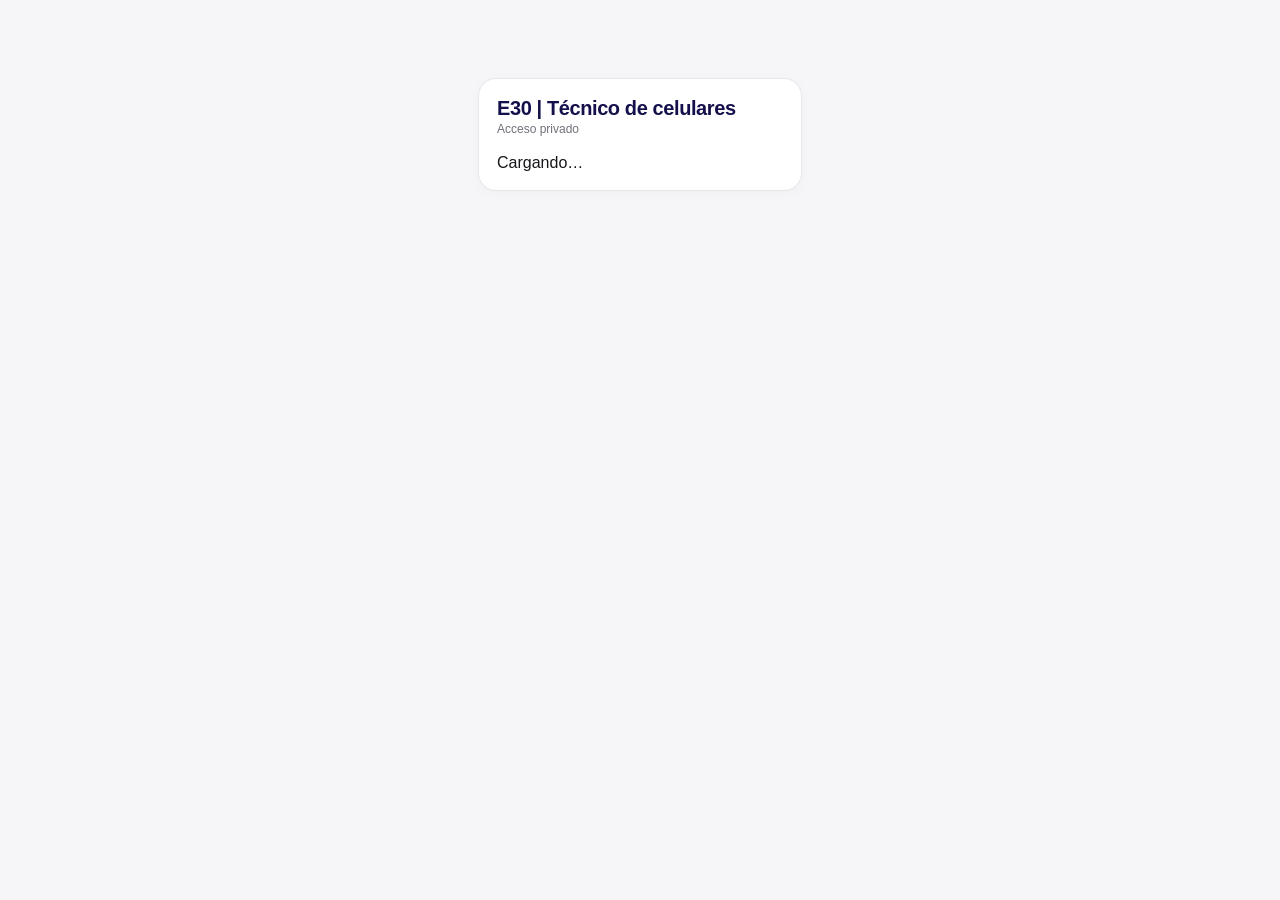
<file: e30-gestion (1).html>
<!doctype html>
<html lang="es">
<head>
<meta charset="utf-8">
<meta name="viewport" content="width=device-width,initial-scale=1">
<title>E30 | Técnico de celulares</title>
<style>
:root{--blue:#14104C;--bg:#f6f6f8;--line:#e6e6eb;--muted:#70717a}
*{box-sizing:border-box}body{margin:0;background:var(--bg);font-family:-apple-system,BlinkMacSystemFont,"Segoe UI",Arial,sans-serif;color:#17171b}
button,input,select,textarea{font:inherit}button{cursor:pointer}
.app{max-width:1100px;margin:auto;padding:18px}
header{display:flex;justify-content:space-between;align-items:center;margin-bottom:18px}
.brand{font-weight:800;color:var(--blue);letter-spacing:-.4px}.sub{font-size:12px;color:var(--muted)}
nav{display:flex;gap:6px;flex-wrap:wrap;margin-bottom:18px}nav button{border:1px solid var(--line);background:#fff;border-radius:12px;padding:10px 13px}
nav button.active{background:var(--blue);color:#fff;border-color:var(--blue)}
.card{background:#fff;border:1px solid var(--line);border-radius:18px;padding:18px;margin-bottom:14px;box-shadow:0 2px 12px #00000008}
.search{width:100%;font-size:20px;padding:16px 18px;border:1px solid var(--line);border-radius:15px;outline:none}
.search:focus{border-color:#8b87b3;box-shadow:0 0 0 3px #14104c12}
.result,.order{display:flex;justify-content:space-between;gap:15px;align-items:center}.result h3{margin:0 0 4px;font-size:16px}.result p{margin:0;color:var(--muted);font-size:14px}
.price{font-weight:800;color:var(--blue);white-space:nowrap}.btn{border:0;border-radius:11px;padding:10px 13px;background:var(--blue);color:#fff}.btn.secondary{background:#f0f0f4;color:#222}.btn.danger{background:#b42318}
.actions{display:flex;gap:8px;flex-wrap:wrap}label{display:block;font-size:12px;color:var(--muted);margin:0 0 6px}
input,select,textarea{width:100%;border:1px solid var(--line);border-radius:11px;padding:11px;background:#fff;outline:none}
textarea{min-height:80px;resize:vertical}.form{display:grid;grid-template-columns:repeat(2,minmax(0,1fr));gap:12px}.full{grid-column:1/-1}
.badge{display:inline-block;border-radius:999px;padding:5px 9px;font-size:12px;background:#eee}.empty{padding:25px;text-align:center;color:var(--muted)}
@media(max-width:700px){.app{padding:12px}.form{grid-template-columns:1fr}.result,.order{flex-direction:column;align-items:flex-start}.price{align-self:flex-start}}
</style>
</head>
<body>

<div id="loginScreen" class="app" style="max-width:360px">
  <div class="card" style="margin-top:60px">
    <div class="brand" style="font-size:20px;margin-bottom:2px">E30 | Técnico de celulares</div>
    <div class="sub" style="margin-bottom:18px">Acceso privado</div>
    <div id="loginBody">Cargando…</div>
  </div>
</div>

<div class="app" id="appRoot" style="display:none">
<header><div><div class="brand">E30 | Técnico de celulares</div><div class="sub">Gestión de servicio técnico</div></div><div class="sub">Privado</div></header>
<nav>
<button class="active" onclick="show('buscar',this)">🔎 Buscar</button>
<button onclick="show('orden',this)">➕ Nueva orden</button>
<button onclick="show('ordenes',this)">📋 Órdenes</button>
<button onclick="show('precios',this)">💰 Precios</button>
<button onclick="show('presupuestos',this)">🧾 Presupuestos</button>
</nav>

<section id="buscar">
<div class="card"><h2 style="margin-top:0">¿Qué necesitás consultar?</h2><input id="search" class="search" placeholder="Ej.: Moto G31, módulo G31, iPhone 13 pantalla..." oninput="renderSearch()"></div>
<div id="results"></div>
</section>

<section id="orden" style="display:none"><div class="card"><h2 style="margin-top:0">Nueva orden</h2>
<form id="orderForm" class="form">
<div><label>Cliente</label><input id="cliente" required></div><div><label>Teléfono</label><input id="telefono" required></div>
<div><label>Marca</label><input id="marca"></div><div><label>Modelo</label><input id="modelo" required></div>
<div><label>IMEI (opcional)</label><input id="imei"></div>
<div><label>Lugar de recepción</label><select id="local"><option>Demóstenes 3110 — Las Flores</option><option>Piovano 2960 — Moreno</option></select></div>
<div><label>Código / patrón 🔒</label><input id="desbloqueo" type="password" placeholder="Solo vos"><div class="sub" style="margin-top:5px">Dato privado. No se imprime.</div></div>
<div><label>Estado</label><select id="estado"><option>Recibido</option><option>Pendiente</option><option>Esperando repuesto</option><option>En reparación</option><option>Listo</option><option>Entregado</option><option>Cancelado</option></select></div>
<div class="full"><label>Falla / problema</label><textarea id="falla"></textarea></div>
<div class="full"><label>Trabajo a realizar</label><textarea id="trabajo"></textarea></div>
<div><label>Total</label><input id="total" type="number" min="0" value="0"></div><div><label>Seña</label><input id="sena" type="number" min="0" value="0"></div>
<div><label>Forma de pago</label><select id="pago"><option>Sin pago</option><option>Efectivo</option><option>Transferencia</option><option>Mercado Pago</option><option>Tarjeta</option><option>Otro</option></select></div>
<div><label>Entrega estimada</label><input id="entrega" type="date"></div>
<div class="full"><label>Observaciones para el técnico 🔒</label><textarea id="obsTecnico" placeholder="Ej.: limpiar cámaras, revisar tornillos..."></textarea><div class="sub">Dato interno. No se imprime.</div></div>
<div class="full"><label>Observaciones para el cliente</label><textarea id="obs"></textarea></div>
<div class="full actions"><button class="btn" type="submit">Crear orden</button><button class="btn secondary" type="button" onclick="resetOrder()">Limpiar</button></div>
</form></div></section>

<section id="ordenes" style="display:none"><div class="card"><h2 style="margin-top:0">Órdenes</h2><input id="orderSearch" placeholder="Buscar por número, cliente, teléfono o modelo" oninput="renderOrders()"></div><div id="orders"></div></section>

<section id="precios" style="display:none">
<div class="card"><h2 style="margin-top:0">Agregar precio</h2>
<div class="form">
<div><label>Marca</label><input id="npMarca" placeholder="Ej.: iPhone"></div>
<div><label>Modelo</label><input id="npModelo" placeholder="Ej.: 17 Pro"></div>
<div class="full"><label>Reparación</label><input id="npReparacion" placeholder="Ej.: Pantalla"></div>
<div><label>Precio</label><input id="npPrecio" type="number" min="0"></div>
<div class="full"><button class="btn" onclick="addPrice()">+ Agregar precio</button></div>
</div></div>
<div id="prices"></div>
</section>

<section id="presupuestos" style="display:none">
<div class="card"><h2 style="margin-top:0">Nuevo presupuesto</h2>
<form id="budgetForm" class="form">
<div><label>Cliente</label><input id="bCliente" required></div>
<div><label>Teléfono</label><input id="bTelefono"></div>
<div><label>Marca</label><input id="bMarca" required></div>
<div><label>Modelo</label><input id="bModelo" required></div>
<div><label>Sucursal</label><select id="bLocal"><option>Demóstenes 3110 — Las Flores</option><option>Piovano 2960 — Moreno</option></select></div>
<div><label>Precio</label><input id="bPrecio" type="number" min="0" required></div>
<div class="full"><label>Reparación / concepto</label><input id="bConcepto" required placeholder="Ej.: Cambio de pantalla"></div>
<div class="full"><label>Observaciones (opcional)</label><textarea id="bObs"></textarea></div>
<div class="full actions"><button class="btn" type="submit">Crear presupuesto</button><button class="btn secondary" type="button" onclick="resetBudget()">Limpiar</button></div>
</form></div>
<div id="budgets"></div>
</section>
</div>

<script>
/* ============================================================
   BASE DE DATOS PRIVADA (Supabase — misma cuenta que la web
   pública, pero en su PROPIA tabla, separada de esos datos)
   SQL para crear la tabla (correr una sola vez en Supabase):

   create table e30_kv (key text primary key, value jsonb);
   alter table e30_kv enable row level security;
   create policy "public read" on e30_kv for select using (true);
   create policy "public insert" on e30_kv for insert with check (true);
   create policy "public update" on e30_kv for update using (true) with check (true);
   grant select, insert, update on public.e30_kv to anon;
   ============================================================ */
const SUPABASE_URL="https://edeaijyayhhijyyjksss.supabase.co";
const SUPABASE_KEY="sb_publishable_jIYqZUl28NXA4NCqL3K_uA_nbiQRcPf";
function sbHeaders(extra){return Object.assign({apikey:SUPABASE_KEY,Authorization:"Bearer "+SUPABASE_KEY,"Content-Type":"application/json"},extra||{});}
async function kvGet(key){
  const res=await fetch(`${SUPABASE_URL}/rest/v1/e30_kv?key=eq.${encodeURIComponent(key)}&select=value`,{headers:sbHeaders()});
  if(!res.ok) throw new Error("read failed "+res.status);
  const rows=await res.json();
  return (rows&&rows[0])?rows[0].value:null;
}
async function kvSet(key,value){
  await fetch(`${SUPABASE_URL}/rest/v1/e30_kv`,{method:"POST",headers:sbHeaders({Prefer:"resolution=merge-duplicates"}),body:JSON.stringify([{key,value}])});
}
async function sha256Hex(str){const buf=await crypto.subtle.digest("SHA-256",new TextEncoder().encode(str));return Array.from(new Uint8Array(buf)).map(b=>b.toString(16).padStart(2,"0")).join("");}

const DEFAULT_PRICES=[
{id:1,marca:"iPhone",modelo:"11",reparacion:"Pantalla",precio:110000,activo:true},
{id:2,marca:"iPhone",modelo:"11 Pro",reparacion:"Pantalla",precio:230000,activo:true},
{id:3,marca:"iPhone",modelo:"11 Pro Max",reparacion:"Pantalla",precio:230000,activo:true},
{id:4,marca:"iPhone",modelo:"12",reparacion:"Pantalla",precio:250000,activo:true},
{id:5,marca:"iPhone",modelo:"12 Pro",reparacion:"Pantalla",precio:250000,activo:true},
{id:6,marca:"iPhone",modelo:"12 Pro Max",reparacion:"Pantalla",precio:270000,activo:true},
{id:7,marca:"iPhone",modelo:"13",reparacion:"Pantalla",precio:250000,activo:true},
{id:8,marca:"iPhone",modelo:"13 Pro",reparacion:"Pantalla",precio:280000,activo:true},
{id:9,marca:"iPhone",modelo:"13 Pro Max",reparacion:"Pantalla",precio:280000,activo:true},
{id:10,marca:"iPhone",modelo:"14",reparacion:"Pantalla",precio:265000,activo:true},
{id:11,marca:"iPhone",modelo:"14 Pro",reparacion:"Pantalla",precio:350000,activo:true},
{id:12,marca:"iPhone",modelo:"14 Pro Max",reparacion:"Pantalla",precio:330000,activo:true},
{id:13,marca:"iPhone",modelo:"15",reparacion:"Pantalla",precio:280000,activo:true},
{id:14,marca:"iPhone",modelo:"15 Pro",reparacion:"Pantalla",precio:420000,activo:true},
{id:15,marca:"iPhone",modelo:"15 Pro Max",reparacion:"Pantalla",precio:455000,activo:true},
{id:16,marca:"iPhone",modelo:"16",reparacion:"Pantalla",precio:300000,activo:true},
{id:17,marca:"iPhone",modelo:"16 Pro",reparacion:"Pantalla",precio:503000,activo:true},
{id:18,marca:"iPhone",modelo:"16 Pro Max",reparacion:"Pantalla",precio:598000,activo:true},
{id:19,marca:"iPhone",modelo:"11",reparacion:"Batería premium sin cartel",precio:105000,activo:true},
{id:20,marca:"iPhone",modelo:"11",reparacion:"Batería premium con cartel",precio:80000,activo:true},
{id:21,marca:"iPhone",modelo:"11",reparacion:"Cámara trasera",precio:90000,activo:true},
{id:22,marca:"iPhone",modelo:"11",reparacion:"Actualización de software",precio:30000,activo:true},
{id:23,marca:"iPhone",modelo:"11",reparacion:"Auricular",precio:80000,activo:true},
{id:24,marca:"iPhone",modelo:"11",reparacion:"Botón de encendido",precio:90000,activo:true},
{id:25,marca:"iPhone",modelo:"11",reparacion:"Botón de volumen",precio:90000,activo:true},
{id:26,marca:"iPhone",modelo:"11",reparacion:"Carga inalámbrica",precio:85000,activo:true},
{id:27,marca:"iPhone",modelo:"11",reparacion:"Cristal trasero de cámara",precio:40000,activo:true},
{id:28,marca:"iPhone",modelo:"11",reparacion:"Cristal trasero/tapa",precio:95000,activo:true},
{id:29,marca:"iPhone",modelo:"11",reparacion:"Chasis completo",precio:110000,activo:true},
{id:30,marca:"Motorola",modelo:"G31",reparacion:"Módulo",precio:60000,activo:true}
];

let prices=[],orders=[],budgets=[],passHash=null,authed=false;
const money=n=>new Intl.NumberFormat("es-AR",{style:"currency",currency:"ARS",maximumFractionDigits:0}).format(n||0);

async function loadAll(attempt){
  attempt=attempt||1;
  try{
    const [p,o,b,ph]=await Promise.all([kvGet("e30-prices"),kvGet("e30-orders"),kvGet("e30-budgets"),kvGet("e30-pass")]);
    prices=(p&&p.length)?p:JSON.parse(JSON.stringify(DEFAULT_PRICES));
    orders=o||[];
    budgets=b||[];
    passHash=ph;
  }catch(e){
    if(attempt<3){await new Promise(r=>setTimeout(r,1200));return loadAll(attempt+1);}
    document.getElementById("loginBody").innerHTML='<div class="sub">No se pudo conectar con la base de datos. Revisá tu conexión y recargá la página.</div>';
    throw e;
  }
}
function saveOrders(){kvSet("e30-orders",orders);}
function saveBudgets(){kvSet("e30-budgets",budgets);}
function savePrices(){kvSet("e30-prices",prices);}

function renderLogin(){
  const body=document.getElementById("loginBody");
  if(!passHash){
    body.innerHTML=`<div class="sub" style="margin-bottom:10px">Todavía no configuraste una contraseña. Creála ahora.</div>
      <div style="margin-bottom:10px"><label>Nueva contraseña</label><input id="setupPass" type="password"></div>
      <div style="margin-bottom:10px"><label>Repetir</label><input id="setupPass2" type="password"></div>
      <button class="btn" style="width:100%" onclick="setupPassword()">Crear y entrar</button>`;
  }else{
    body.innerHTML=`<div style="margin-bottom:10px"><label>Contraseña</label><input id="loginPass" type="password" onkeydown="if(event.key==='Enter')doLogin()"></div>
      <button class="btn" style="width:100%" onclick="doLogin()">Entrar</button>
      <div id="loginError" style="color:#b42318;font-size:13px;margin-top:8px"></div>`;
  }
}
async function setupPassword(){
  const p1=document.getElementById("setupPass").value,p2=document.getElementById("setupPass2").value;
  if(p1.length<4){alert("Usá al menos 4 caracteres.");return;}
  if(p1!==p2){alert("Las contraseñas no coinciden.");return;}
  passHash=await sha256Hex(p1);await kvSet("e30-pass",passHash);enterApp();
}
async function doLogin(){
  const p=document.getElementById("loginPass").value;
  if(await sha256Hex(p)===passHash) enterApp();
  else document.getElementById("loginError").textContent="Contraseña incorrecta.";
}
function enterApp(){
  authed=true;
  document.getElementById("loginScreen").style.display="none";
  document.getElementById("appRoot").style.display="block";
  renderSearch();
}
(async function init(){
  await loadAll();
  renderLogin();
})();

function show(id,btn){document.querySelectorAll("section").forEach(x=>x.style.display="none");document.getElementById(id).style.display="block";document.querySelectorAll("nav button").forEach(x=>x.classList.remove("active"));if(btn)btn.classList.add("active");if(id==="ordenes")renderOrders();if(id==="precios")renderPrices();if(id==="presupuestos")renderBudgets();}

function renderSearch(){const q=document.getElementById("search").value.toLowerCase().trim();const words=q.split(/\s+/).filter(Boolean);const data=prices.filter(p=>p.activo!==false).filter(p=>{const t=`${p.marca} ${p.modelo} ${p.reparacion}`.toLowerCase();return words.every(w=>t.includes(w));});document.getElementById("results").innerHTML=data.map(p=>`<div class="card result"><div><h3>${p.marca} ${p.modelo}</h3><p>${p.reparacion}</p></div><div><div class="price">${money(p.precio)}</div><button class="btn" onclick="newFromPrice(${p.id})">+ Crear orden</button></div></div>`).join("")||'<div class="card empty">No encontré ese precio.</div>';}
function newFromPrice(id){const p=prices.find(x=>x.id===id);show("orden");marca.value=p.marca;modelo.value=p.modelo;trabajo.value=p.reparacion;total.value=p.precio;}

document.getElementById("orderForm").onsubmit=e=>{
e.preventDefault();const n=(orders.length?Math.max(...orders.map(o=>o.n)):0)+1;
const o={n,cliente:cliente.value,telefono:telefono.value,marca:marca.value,modelo:modelo.value,imei:imei.value,local:local.value,desbloqueo:desbloqueo.value,estado:estado.value,falla:falla.value,trabajo:trabajo.value,total:+total.value||0,sena:+sena.value||0,pago:pago.value,entrega:entrega.value,obsTecnico:obsTecnico.value,obs:obs.value,fecha:new Date().toLocaleDateString("es-AR")};
orders.unshift(o);saveOrders();resetOrder();show("ordenes");document.querySelectorAll("nav button")[2].classList.add("active");renderOrders();
};
function resetOrder(){document.getElementById("orderForm").reset();total.value=0;sena.value=0;}

function orderCard(o){return `<div class="card"><div class="order"><div><b>#${String(o.n).padStart(4,"0")}</b><h3>${o.cliente}</h3><div>${o.marca} ${o.modelo} · ${o.trabajo||"Sin trabajo indicado"}</div><div class="sub">${o.local} · ${o.telefono} · Ingreso ${o.fecha}</div>
<div class="sub" style="margin-top:5px">🔒 Código/patrón: <button class="btn secondary" style="padding:4px 8px;font-size:11px" onclick="toggleUnlock(${o.n},this)">Mostrar</button> <span id="unlock-${o.n}" style="display:none;font-weight:600"></span></div>
<div class="sub" style="margin-top:5px">🛠️ Obs. técnico: <button class="btn secondary" style="padding:4px 8px;font-size:11px" onclick="toggleTechObs(${o.n},this)">Mostrar</button> <span id="techobs-${o.n}" style="display:none;font-weight:600"></span></div>
</div><div><select onchange="setStatus(${o.n},this.value)" style="width:auto;padding:6px 8px;font-size:12px;border-radius:8px">${ESTADOS.map(s=>`<option ${o.estado===s?"selected":""}>${s}</option>`).join("")}</select><div class="price">${money(o.total)}</div></div></div><hr>
<div><b>Seña:</b> ${money(o.sena)} · <b>Saldo:</b> ${money(Math.max(0,o.total-o.sena))}</div>
<div class="actions" style="margin-top:12px"><button class="btn" onclick="printTicket(${o.n})">🖨️ Imprimir ticket</button><button class="btn danger" onclick="deleteOrder(${o.n})">Eliminar</button></div></div>`}
function renderOrders(){const q=(document.getElementById("orderSearch")?.value||"").toLowerCase();const arr=orders.filter(o=>JSON.stringify(o).toLowerCase().includes(q));document.getElementById("orders").innerHTML=arr.map(orderCard).join("")||'<div class="card empty">No hay órdenes.</div>';}
const ESTADOS=["Recibido","Pendiente","Esperando repuesto","En reparación","Listo","Entregado","Cancelado"];
function setStatus(n,val){const o=orders.find(x=>x.n===n);o.estado=val;saveOrders();}
function deleteOrder(n){if(confirm("¿Eliminar la orden?")){orders=orders.filter(o=>o.n!==n);saveOrders();renderOrders();}}
function toggleUnlock(n,b){const o=orders.find(x=>x.n===n),el=document.getElementById("unlock-"+n);if(el.style.display==="none"){el.textContent=o.desbloqueo||"No informado";el.style.display="inline";b.textContent="Ocultar"}else{el.style.display="none";b.textContent="Mostrar"}}
function toggleTechObs(n,b){const o=orders.find(x=>x.n===n),el=document.getElementById("techobs-"+n);if(el.style.display==="none"){el.textContent=o.obsTecnico||"Sin observaciones";el.style.display="inline";b.textContent="Ocultar"}else{el.style.display="none";b.textContent="Mostrar"}}
function renderPrices(){
  document.getElementById("prices").innerHTML=prices.map(p=>`<div class="card" id="price-${p.id}">
    <div class="order"><div><b>${p.marca} ${p.modelo}</b><div class="sub">${p.reparacion}${p.activo===false?" · (desactivado)":""}</div></div>
    <div><div class="price">${money(p.precio)}</div></div></div>
    <div class="actions" style="margin-top:10px">
      <button class="btn secondary" onclick="editPrice(${p.id})">Editar</button>
      <button class="btn secondary" onclick="togglePrice(${p.id})">${p.activo===false?"Activar":"Desactivar"}</button>
      <button class="btn danger" onclick="deletePrice(${p.id})">Eliminar</button>
    </div></div>`).join("")||'<div class="card empty">No hay precios cargados.</div>';
}
function addPrice(){
  const maxId=prices.length?Math.max(...prices.map(p=>p.id)):0;
  prices.push({id:maxId+1,marca:document.getElementById("npMarca").value.trim(),modelo:document.getElementById("npModelo").value.trim(),reparacion:document.getElementById("npReparacion").value.trim(),precio:+document.getElementById("npPrecio").value||0,activo:true});
  savePrices();["npMarca","npModelo","npReparacion","npPrecio"].forEach(id=>document.getElementById(id).value="");renderPrices();
}
function editPrice(id){
  const p=prices.find(x=>x.id===id);
  document.getElementById("price-"+id).innerHTML=`<div class="form">
    <div><label>Marca</label><input id="ep-marca-${id}" value="${p.marca}"></div>
    <div><label>Modelo</label><input id="ep-modelo-${id}" value="${p.modelo}"></div>
    <div class="full"><label>Reparación</label><input id="ep-reparacion-${id}" value="${p.reparacion}"></div>
    <div><label>Precio</label><input id="ep-precio-${id}" type="number" value="${p.precio}"></div>
    <div class="full actions"><button class="btn" onclick="savePriceEdit(${id})">Guardar</button><button class="btn secondary" onclick="renderPrices()">Cancelar</button></div>
  </div>`;
}
function savePriceEdit(id){
  const p=prices.find(x=>x.id===id);
  p.marca=document.getElementById("ep-marca-"+id).value.trim();
  p.modelo=document.getElementById("ep-modelo-"+id).value.trim();
  p.reparacion=document.getElementById("ep-reparacion-"+id).value.trim();
  p.precio=+document.getElementById("ep-precio-"+id).value||0;
  savePrices();renderPrices();
}
function togglePrice(id){const p=prices.find(x=>x.id===id);p.activo=p.activo===false?true:false;savePrices();renderPrices();}
function deletePrice(id){if(confirm("¿Eliminar este precio?")){prices=prices.filter(x=>x.id!==id);savePrices();renderPrices();}}

document.getElementById("budgetForm").onsubmit=e=>{
e.preventDefault();
const n=(budgets.length?Math.max(...budgets.map(x=>x.n)):0)+1;
const issued=new Date(), valid=new Date(issued);valid.setDate(valid.getDate()+7);
const o={n,cliente:bCliente.value,telefono:bTelefono.value,marca:bMarca.value,modelo:bModelo.value,local:bLocal.value,precio:+bPrecio.value||0,concepto:bConcepto.value,obs:bObs.value,emitida:issued.toLocaleDateString("es-AR"),valida:valid.toLocaleDateString("es-AR")};
budgets.unshift(o);saveBudgets();resetBudget();renderBudgets();
};
function resetBudget(){document.getElementById("budgetForm").reset();}
function renderBudgets(){document.getElementById("budgets").innerHTML=budgets.map(o=>`<div class="card"><div class="order"><div><b>PRESUPUESTO #${String(o.n).padStart(4,"0")}</b><h3>${o.cliente}</h3><div>${o.marca} ${o.modelo} · ${o.concepto}</div><div class="sub">${o.local} · ${o.telefono||"Sin teléfono"}</div></div><div><div class="price">${money(o.precio)}</div><div class="sub">Válido hasta ${o.valida}</div></div></div><div class="actions" style="margin-top:12px"><button class="btn" onclick="printBudget(${o.n})">🖨️ Imprimir presupuesto</button><button class="btn danger" onclick="deleteBudget(${o.n})">Eliminar</button></div></div>`).join("")||'<div class="card empty">Todavía no hay presupuestos.</div>';}
function deleteBudget(n){if(confirm("¿Eliminar el presupuesto?")){budgets=budgets.filter(x=>x.n!==n);saveBudgets();renderBudgets();}}

function printBudget(n){
const o=budgets.find(x=>x.n===n),w=window.open("","_blank");
w.document.write(`<html><head><title>Presupuesto #${o.n}</title><style>body{margin:0}.ticket{width:80mm;padding:5mm;font-family:monospace;font-size:11px}.c{text-align:center}.line{border-top:1px dashed #000;margin:8px 0}.total{font-size:15px;font-weight:bold}.note{font-size:9px;line-height:1.35}</style></head><body><div class="ticket">
<div class="c"><b>E30 | TÉCNICO DE CELULARES</b><br>${o.local}<br>Tel: 11 4445-8553 · Instagram: @eberle30</div>
<div class="line"></div><div class="c"><b>PRESUPUESTO #${String(o.n).padStart(4,"0")}</b></div><div class="line"></div>
Cliente: ${o.cliente}<br>Tel: ${o.telefono||"-"}<br>Equipo: ${o.marca} ${o.modelo}<br><br>
${o.concepto}<br><span class="total">${money(o.precio)}</span>
${o.obs?`<div class="line"></div>Observaciones: ${o.obs}`:""}
<div class="line"></div>Emitido: ${o.emitida}<br><b>Válido hasta: ${o.valida}</b>
<div class="line"></div><div class="note">Presupuesto válido por 7 días. Precio sujeto a disponibilidad y variación de costos de repuestos.</div>
<div class="line c">Conserve este comprobante</div></div><script>window.onload=()=>window.print()<\/script></body></html>`);
w.document.close();
}

function printTicket(n){
const o=orders.find(x=>x.n===n),saldo=Math.max(0,o.total-o.sena),w=window.open("","_blank");
w.document.write(`<html><head><title>Orden #${o.n}</title><style>body{margin:0}.ticket{width:80mm;padding:5mm;font-family:monospace;font-size:11px}.c{text-align:center}.line{border-top:1px dashed #000;margin:8px 0}.total{font-size:14px;font-weight:bold}.terms{font-size:8px;line-height:1.35;border-top:1px dashed #000;margin-top:10px;padding-top:8px}</style></head><body><div class="ticket">
<div class="c"><b>E30 | TÉCNICO DE CELULARES</b><br>${o.local}<br>Tel: 11 4445-8553 · Instagram: @eberle30</div><div class="line"></div>
<b>ORDEN #${String(o.n).padStart(4,"0")}</b><br>Fecha: ${o.fecha}<br>Cliente: ${o.cliente}<br>Tel: ${o.telefono}<br>Equipo: ${o.marca} ${o.modelo}<br>${o.imei?`IMEI: ${o.imei}<br>`:""}
Falla: ${o.falla||"-"}<br>Trabajo: ${o.trabajo||"-"}<br>Estado: ${o.estado}<br>${o.entrega?`Entrega estimada: ${o.entrega}<br>`:""}
<div class="line"></div>Total: ${money(o.total)}<br>Seña: ${money(o.sena)}<br><span class="total">Saldo: ${money(saldo)}</span>
${o.obs?`<div class="line"></div>Observaciones: ${o.obs}`:""}
<div class="terms"><b>TÉRMINOS Y CONDICIONES</b><br>
1. Este comprobante es el único válido para retirar el equipo.<br>
2. Una vez notificada la finalización de la reparación, el equipo deberá ser retirado dentro de los 30 días. Vencido dicho plazo, podrá cobrarse estadía. Transcurridos 90 días, el equipo podrá ser vendido para cubrir los gastos ocasionados.<br>
3. El diagnóstico puede requerir el desarme del equipo. Los equipos con daños por líquido o golpes no cuentan con garantía asegurada.<br>
4. La garantía cubre exclusivamente la reparación realizada y no contempla otras fallas o componentes del equipo.<br>
5. El cliente declara ser propietario del equipo o estar autorizado por su propietario para solicitar y autorizar la reparación.<br>
6. No nos responsabilizamos por la pérdida de información o datos almacenados en el equipo. Se recomienda realizar una copia de seguridad antes de entregar el dispositivo.
</div><div class="line c">Conserve este comprobante</div></div><script>window.onload=()=>window.print()<\/script></body></html>`);
w.document.close();
}
</script>
</body>
</html>
</file>
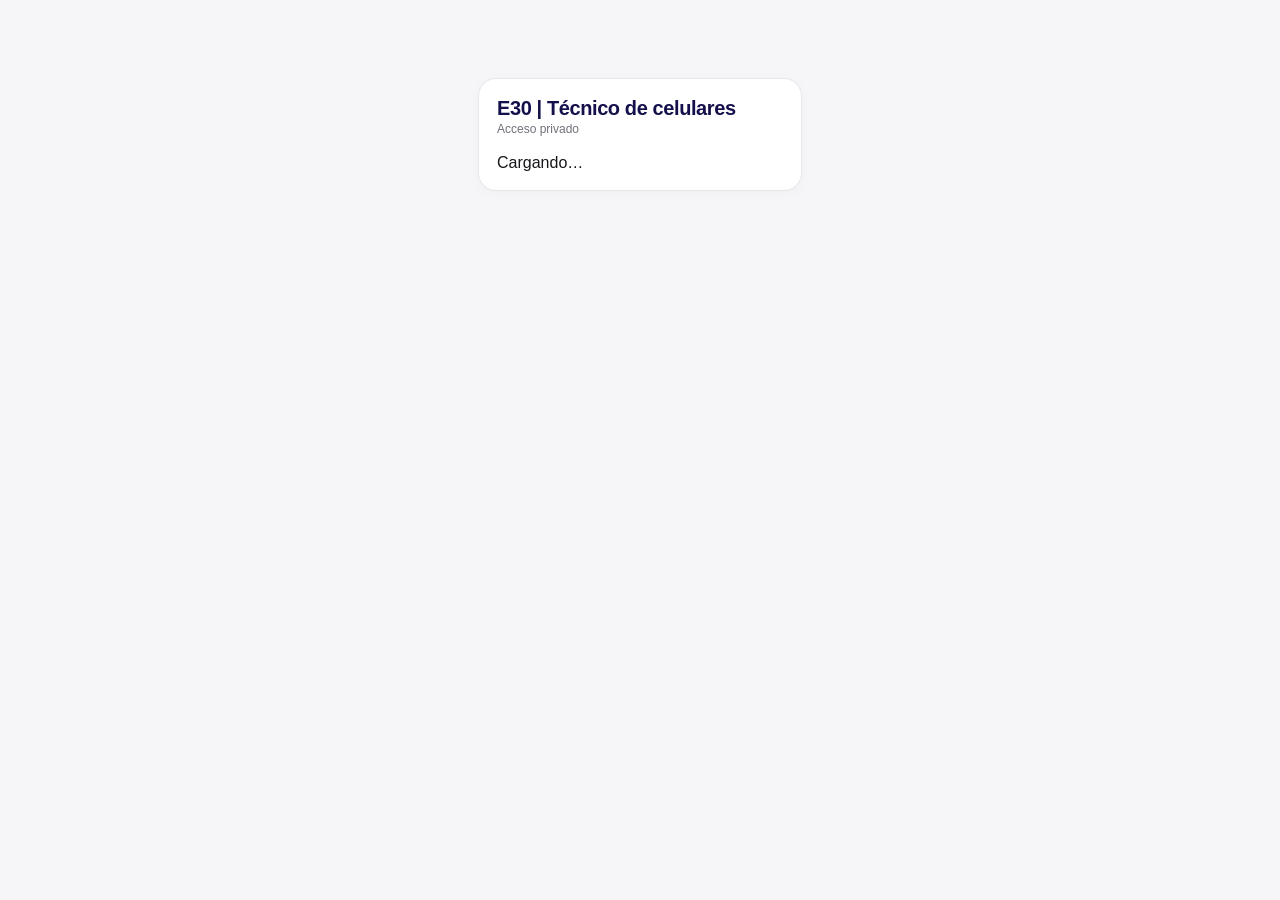
<file: e30_gestion_actualizado_4_cambios.html>
<!doctype html>
<html lang="es">
<head>
<meta charset="utf-8">
<meta name="viewport" content="width=device-width,initial-scale=1">
<title>E30 | Técnico de celulares</title>
<style>
:root{--blue:#14104C;--bg:#f6f6f8;--line:#e6e6eb;--muted:#70717a}
*{box-sizing:border-box}body{margin:0;background:var(--bg);font-family:-apple-system,BlinkMacSystemFont,"Segoe UI",Arial,sans-serif;color:#17171b}
button,input,select,textarea{font:inherit}button{cursor:pointer}
.app{max-width:1100px;margin:auto;padding:18px}
header{display:flex;justify-content:space-between;align-items:center;margin-bottom:18px}
.brand{font-weight:800;color:var(--blue);letter-spacing:-.4px}.sub{font-size:12px;color:var(--muted)}
nav{display:flex;gap:6px;flex-wrap:wrap;margin-bottom:18px}nav button{border:1px solid var(--line);background:#fff;border-radius:12px;padding:10px 13px}
nav button.active{background:var(--blue);color:#fff;border-color:var(--blue)}
.card{background:#fff;border:1px solid var(--line);border-radius:18px;padding:18px;margin-bottom:14px;box-shadow:0 2px 12px #00000008}
.search{width:100%;font-size:20px;padding:16px 18px;border:1px solid var(--line);border-radius:15px;outline:none}
.search:focus{border-color:#8b87b3;box-shadow:0 0 0 3px #14104c12}
.result,.order{display:flex;justify-content:space-between;gap:15px;align-items:center}.result h3{margin:0 0 4px;font-size:16px}.result p{margin:0;color:var(--muted);font-size:14px}
.price{font-weight:800;color:var(--blue);white-space:nowrap}.btn{border:0;border-radius:11px;padding:10px 13px;background:var(--blue);color:#fff}.btn.secondary{background:#f0f0f4;color:#222}.btn.danger{background:#b42318}
.actions{display:flex;gap:8px;flex-wrap:wrap}label{display:block;font-size:12px;color:var(--muted);margin:0 0 6px}
input,select,textarea{width:100%;border:1px solid var(--line);border-radius:11px;padding:11px;background:#fff;outline:none}
textarea{min-height:80px;resize:vertical}.form{display:grid;grid-template-columns:repeat(2,minmax(0,1fr));gap:12px}.full{grid-column:1/-1}
.badge{display:inline-block;border-radius:999px;padding:5px 9px;font-size:12px;background:#eee}.empty{padding:25px;text-align:center;color:var(--muted)}
@media(max-width:700px){.app{padding:12px}.form{grid-template-columns:1fr}.result,.order{flex-direction:column;align-items:flex-start}.price{align-self:flex-start}}

.pattern-wrap{display:none;margin-top:10px;padding:12px;border:1px solid var(--line);border-radius:14px;background:#fafafd}
.pattern-grid{width:210px;height:210px;margin:8px auto;display:grid;grid-template-columns:repeat(3,1fr);gap:0;touch-action:none;user-select:none}
.pattern-dot{position:relative;display:flex;align-items:center;justify-content:center}
.pattern-dot::before{content:"";width:48px;height:48px;border:2px solid #aaa;border-radius:50%;background:#fff;box-shadow:0 1px 4px #00000010}
.pattern-dot.selected::before{background:var(--blue);border-color:var(--blue)}
.pattern-dot.selected::after{content:attr(data-num);position:absolute;color:#fff;font-size:12px;font-weight:700}
.pattern-help{text-align:center;color:var(--muted);font-size:12px}
</style>
</head>
<body>

<div id="loginScreen" class="app" style="max-width:360px">
  <div class="card" style="margin-top:60px">
    <div class="brand" style="font-size:20px;margin-bottom:2px">E30 | Técnico de celulares</div>
    <div class="sub" style="margin-bottom:18px">Acceso privado</div>
    <div id="loginBody">Cargando…</div>
  </div>
</div>

<div class="app" id="appRoot" style="display:none">
<header><div><div class="brand">E30 | Técnico de celulares</div><div class="sub">Gestión de servicio técnico</div></div><div class="sub">Privado</div></header>
<nav>
<button class="active" onclick="show('buscar',this)">🔎 Buscar</button>
<button onclick="show('orden',this)">➕ Nueva orden</button>
<button onclick="show('ordenes',this)">📋 Órdenes</button>
<button onclick="show('precios',this)">💰 Precios</button>
<button onclick="show('presupuestos',this)">🧾 Presupuestos</button>
</nav>

<section id="buscar">
<div class="card"><h2 style="margin-top:0">¿Qué necesitás consultar?</h2><input id="search" class="search" placeholder="Ej.: Moto G31, módulo G31, iPhone 13 pantalla..." oninput="renderSearch()"></div>
<div id="results"></div>
</section>

<section id="orden" style="display:none"><div class="card"><h2 style="margin-top:0">Nueva orden</h2>
<form id="orderForm" class="form">
<div><label>Cliente</label><input id="cliente" required></div><div><label>Teléfono</label><input id="telefono" required></div>
<div><label>Marca</label><input id="marca"></div><div><label>Modelo</label><input id="modelo" required></div>
<div><label>IMEI (opcional)</label><input id="imei"></div>
<div><label>Lugar de recepción</label><select id="local"><option>Demóstenes 3110 — Las Flores</option><option>Piovano 2960 — Moreno</option></select></div>
<div>
<label>Código / patrón 🔒</label>
<div class="actions">
<button class="btn secondary" type="button" onclick="setUnlockMode('codigo')">🔢 Código</button>
<button class="btn secondary" type="button" onclick="setUnlockMode('patron')">✏️ Dibujar patrón</button>
</div>
<div id="unlockCodeBox" style="margin-top:8px"><input id="desbloqueo" type="password" placeholder="Solo vos"></div>
<div id="patternBox" class="pattern-wrap">
<div class="pattern-help">Dibujá el patrón con el dedo</div>
<div id="patternGrid" class="pattern-grid">
<div class="pattern-dot" data-i="0" data-num="1"></div><div class="pattern-dot" data-i="1" data-num="2"></div><div class="pattern-dot" data-i="2" data-num="3"></div>
<div class="pattern-dot" data-i="3" data-num="4"></div><div class="pattern-dot" data-i="4" data-num="5"></div><div class="pattern-dot" data-i="5" data-num="6"></div>
<div class="pattern-dot" data-i="6" data-num="7"></div><div class="pattern-dot" data-i="7" data-num="8"></div><div class="pattern-dot" data-i="8" data-num="9"></div>
</div>
<div class="actions" style="justify-content:center">
<button class="btn secondary" type="button" onclick="clearPattern()">Borrar</button>
<button class="btn" type="button" onclick="savePattern()">Guardar patrón</button>
</div>
<div id="patternStatus" class="sub" style="text-align:center;margin-top:6px"></div>
</div>
<div id="unlockModeText" class="sub" style="margin-top:5px">Dato privado. No se imprime.</div>
</div>
<div><label>Estado</label><select id="estado"><option>Recibido</option><option>Pendiente</option><option>Esperando repuesto</option><option>En reparación</option><option>Listo</option><option>Entregado</option><option>Cancelado</option></select></div>
<div class="full"><label>Falla / problema</label><textarea id="falla"></textarea></div>
<div class="full"><label>Trabajo a realizar</label><textarea id="trabajo"></textarea></div>
<div><label>Total</label><input id="total" type="number" min="0" value="0"></div><div><label>Seña</label><input id="sena" type="number" min="0" value="0"></div>
<div><label>Forma de pago</label><select id="pago"><option>Sin pago</option><option>Efectivo</option><option>Transferencia</option><option>Mercado Pago</option><option>Tarjeta</option><option>Otro</option></select></div>
<div><label>Entrega estimada</label><input id="entrega" type="date"></div>
<div class="full"><label>Observaciones para el técnico 🔒</label><textarea id="obsTecnico" placeholder="Ej.: limpiar cámaras, revisar tornillos..."></textarea><div class="sub">Dato interno. No se imprime.</div></div>
<div class="full"><label>Observaciones para el cliente</label><textarea id="obs"></textarea></div>
<div class="full actions"><button class="btn" type="submit">Crear orden</button><button class="btn secondary" type="button" onclick="resetOrder()">Limpiar</button></div>
</form></div></section>

<section id="ordenes" style="display:none"><div class="card"><h2 style="margin-top:0">Órdenes</h2><input id="orderSearch" placeholder="Buscar por número, cliente, teléfono o modelo" oninput="renderOrders()"></div><div id="orders"></div></section>

<section id="precios" style="display:none">
<div class="card"><h2 style="margin-top:0">Agregar precio</h2>
<div class="form">
<div><label>Marca</label><input id="npMarca" placeholder="Ej.: iPhone"></div>
<div><label>Modelo</label><input id="npModelo" placeholder="Ej.: 17 Pro"></div>
<div class="full"><label>Reparación</label><input id="npReparacion" placeholder="Ej.: Pantalla"></div>
<div><label>Precio</label><input id="npPrecio" type="number" min="0"></div>
<div class="full"><button class="btn" onclick="addPrice()">+ Agregar precio</button></div>
</div></div>
<div class="card">
<h2 style="margin-top:0">📥 Carga masiva</h2>
<div class="sub" style="margin-bottom:10px">Una línea por precio: <b>Marca | Modelo | Reparación | Precio</b></div>
<textarea id="bulkPrices" placeholder="iPhone | 13 Pro | Pantalla | 280000&#10;Samsung | A32 | Pantalla | 95000&#10;Motorola | G31 | Módulo | 60000"></textarea>
<div class="actions" style="margin-top:10px">
<button class="btn" type="button" onclick="importBulkPrices()">📥 Cargar precios</button>
<button class="btn secondary" type="button" onclick="downloadPriceTemplate()">📄 Descargar plantilla</button>
</div>
<div class="sub" style="margin-top:8px">También acepta CSV con columnas: Marca, Modelo, Reparación, Precio.</div>
</div>
<div id="prices"></div>
</section>

<section id="presupuestos" style="display:none">
<div class="card"><h2 style="margin-top:0">Nuevo presupuesto</h2>
<form id="budgetForm" class="form">
<div><label>Cliente</label><input id="bCliente" required></div>
<div><label>Teléfono</label><input id="bTelefono"></div>
<div><label>Marca</label><input id="bMarca" required></div>
<div><label>Modelo</label><input id="bModelo" required></div>
<div><label>Sucursal</label><select id="bLocal"><option>Demóstenes 3110 — Las Flores</option><option>Piovano 2960 — Moreno</option></select></div>
<div><label>Precio</label><input id="bPrecio" type="number" min="0" required></div>
<div class="full"><label>Reparación / concepto</label><input id="bConcepto" required placeholder="Ej.: Cambio de pantalla"></div>
<div class="full"><label>Observaciones (opcional)</label><textarea id="bObs"></textarea></div>
<div class="full actions"><button class="btn" type="submit">Crear presupuesto</button><button class="btn secondary" type="button" onclick="resetBudget()">Limpiar</button></div>
</form></div>
<div id="budgets"></div>
</section>
</div>

<script>
/* ============================================================
   BASE DE DATOS PRIVADA (Supabase — misma cuenta que la web
   pública, pero en su PROPIA tabla, separada de esos datos)
   SQL para crear la tabla (correr una sola vez en Supabase):

   create table e30_kv (key text primary key, value jsonb);
   alter table e30_kv enable row level security;
   create policy "public read" on e30_kv for select using (true);
   create policy "public insert" on e30_kv for insert with check (true);
   create policy "public update" on e30_kv for update using (true) with check (true);
   grant select, insert, update on public.e30_kv to anon;
   ============================================================ */
const SUPABASE_URL="https://edeaijyayhhijyyjksss.supabase.co";
const SUPABASE_KEY="sb_publishable_jIYqZUl28NXA4NCqL3K_uA_nbiQRcPf";
function sbHeaders(extra){return Object.assign({apikey:SUPABASE_KEY,Authorization:"Bearer "+SUPABASE_KEY,"Content-Type":"application/json"},extra||{});}
async function kvGet(key){
  const res=await fetch(`${SUPABASE_URL}/rest/v1/e30_kv?key=eq.${encodeURIComponent(key)}&select=value`,{headers:sbHeaders()});
  if(!res.ok) throw new Error("read failed "+res.status);
  const rows=await res.json();
  return (rows&&rows[0])?rows[0].value:null;
}
async function kvSet(key,value){
  await fetch(`${SUPABASE_URL}/rest/v1/e30_kv`,{method:"POST",headers:sbHeaders({Prefer:"resolution=merge-duplicates"}),body:JSON.stringify([{key,value}])});
}
async function sha256Hex(str){const buf=await crypto.subtle.digest("SHA-256",new TextEncoder().encode(str));return Array.from(new Uint8Array(buf)).map(b=>b.toString(16).padStart(2,"0")).join("");}

const DEFAULT_PRICES=[
{id:1,marca:"iPhone",modelo:"11",reparacion:"Pantalla",precio:110000,activo:true},
{id:2,marca:"iPhone",modelo:"11 Pro",reparacion:"Pantalla",precio:230000,activo:true},
{id:3,marca:"iPhone",modelo:"11 Pro Max",reparacion:"Pantalla",precio:230000,activo:true},
{id:4,marca:"iPhone",modelo:"12",reparacion:"Pantalla",precio:250000,activo:true},
{id:5,marca:"iPhone",modelo:"12 Pro",reparacion:"Pantalla",precio:250000,activo:true},
{id:6,marca:"iPhone",modelo:"12 Pro Max",reparacion:"Pantalla",precio:270000,activo:true},
{id:7,marca:"iPhone",modelo:"13",reparacion:"Pantalla",precio:250000,activo:true},
{id:8,marca:"iPhone",modelo:"13 Pro",reparacion:"Pantalla",precio:280000,activo:true},
{id:9,marca:"iPhone",modelo:"13 Pro Max",reparacion:"Pantalla",precio:280000,activo:true},
{id:10,marca:"iPhone",modelo:"14",reparacion:"Pantalla",precio:265000,activo:true},
{id:11,marca:"iPhone",modelo:"14 Pro",reparacion:"Pantalla",precio:350000,activo:true},
{id:12,marca:"iPhone",modelo:"14 Pro Max",reparacion:"Pantalla",precio:330000,activo:true},
{id:13,marca:"iPhone",modelo:"15",reparacion:"Pantalla",precio:280000,activo:true},
{id:14,marca:"iPhone",modelo:"15 Pro",reparacion:"Pantalla",precio:420000,activo:true},
{id:15,marca:"iPhone",modelo:"15 Pro Max",reparacion:"Pantalla",precio:455000,activo:true},
{id:16,marca:"iPhone",modelo:"16",reparacion:"Pantalla",precio:300000,activo:true},
{id:17,marca:"iPhone",modelo:"16 Pro",reparacion:"Pantalla",precio:503000,activo:true},
{id:18,marca:"iPhone",modelo:"16 Pro Max",reparacion:"Pantalla",precio:598000,activo:true},
{id:19,marca:"iPhone",modelo:"11",reparacion:"Batería premium sin cartel",precio:105000,activo:true},
{id:20,marca:"iPhone",modelo:"11",reparacion:"Batería premium con cartel",precio:80000,activo:true},
{id:21,marca:"iPhone",modelo:"11",reparacion:"Cámara trasera",precio:90000,activo:true},
{id:22,marca:"iPhone",modelo:"11",reparacion:"Actualización de software",precio:30000,activo:true},
{id:23,marca:"iPhone",modelo:"11",reparacion:"Auricular",precio:80000,activo:true},
{id:24,marca:"iPhone",modelo:"11",reparacion:"Botón de encendido",precio:90000,activo:true},
{id:25,marca:"iPhone",modelo:"11",reparacion:"Botón de volumen",precio:90000,activo:true},
{id:26,marca:"iPhone",modelo:"11",reparacion:"Carga inalámbrica",precio:85000,activo:true},
{id:27,marca:"iPhone",modelo:"11",reparacion:"Cristal trasero de cámara",precio:40000,activo:true},
{id:28,marca:"iPhone",modelo:"11",reparacion:"Cristal trasero/tapa",precio:95000,activo:true},
{id:29,marca:"iPhone",modelo:"11",reparacion:"Chasis completo",precio:110000,activo:true},
{id:30,marca:"Motorola",modelo:"G31",reparacion:"Módulo",precio:60000,activo:true}
];

let prices=[],orders=[],budgets=[],passHash=null,authed=false;
const money=n=>new Intl.NumberFormat("es-AR",{style:"currency",currency:"ARS",maximumFractionDigits:0}).format(n||0);

async function loadAll(attempt){
  attempt=attempt||1;
  try{
    const [p,o,b,ph]=await Promise.all([kvGet("e30-prices"),kvGet("e30-orders"),kvGet("e30-budgets"),kvGet("e30-pass")]);
    prices=(p&&p.length)?p:JSON.parse(JSON.stringify(DEFAULT_PRICES));
    orders=o||[];
    budgets=b||[];
    passHash=ph;
  }catch(e){
    if(attempt<3){await new Promise(r=>setTimeout(r,1200));return loadAll(attempt+1);}
    document.getElementById("loginBody").innerHTML='<div class="sub">No se pudo conectar con la base de datos. Revisá tu conexión y recargá la página.</div>';
    throw e;
  }
}
function saveOrders(){kvSet("e30-orders",orders);}
function saveBudgets(){kvSet("e30-budgets",budgets);}
function savePrices(){kvSet("e30-prices",prices);}

function renderLogin(){
  const body=document.getElementById("loginBody");
  if(!passHash){
    body.innerHTML=`<div class="sub" style="margin-bottom:10px">Todavía no configuraste una contraseña. Creála ahora.</div>
      <div style="margin-bottom:10px"><label>Nueva contraseña</label><input id="setupPass" type="password"></div>
      <div style="margin-bottom:10px"><label>Repetir</label><input id="setupPass2" type="password"></div>
      <button class="btn" style="width:100%" onclick="setupPassword()">Crear y entrar</button>`;
  }else{
    body.innerHTML=`<div style="margin-bottom:10px"><label>Contraseña</label><input id="loginPass" type="password" onkeydown="if(event.key==='Enter')doLogin()"></div>
      <button class="btn" style="width:100%" onclick="doLogin()">Entrar</button>
      <div id="loginError" style="color:#b42318;font-size:13px;margin-top:8px"></div>`;
  }
}
async function setupPassword(){
  const p1=document.getElementById("setupPass").value,p2=document.getElementById("setupPass2").value;
  if(p1.length<4){alert("Usá al menos 4 caracteres.");return;}
  if(p1!==p2){alert("Las contraseñas no coinciden.");return;}
  passHash=await sha256Hex(p1);await kvSet("e30-pass",passHash);enterApp();
}
async function doLogin(){
  const p=document.getElementById("loginPass").value;
  if(await sha256Hex(p)===passHash) enterApp();
  else document.getElementById("loginError").textContent="Contraseña incorrecta.";
}
function enterApp(){
  authed=true;
  document.getElementById("loginScreen").style.display="none";
  document.getElementById("appRoot").style.display="block";
  renderSearch();
}
(async function init(){
  await loadAll();
  renderLogin();
})();

function show(id,btn){document.querySelectorAll("section").forEach(x=>x.style.display="none");document.getElementById(id).style.display="block";document.querySelectorAll("nav button").forEach(x=>x.classList.remove("active"));if(btn)btn.classList.add("active");if(id==="ordenes")renderOrders();if(id==="precios")renderPrices();if(id==="presupuestos")renderBudgets();}

function renderSearch(){
  const q=document.getElementById("search").value.toLowerCase().trim();
  const results=document.getElementById("results");
  if(!q){results.innerHTML="";return;}
  const words=q.split(/\s+/).filter(Boolean);
  const data=prices.filter(p=>p.activo!==false).filter(p=>{
    const t=`${p.marca} ${p.modelo} ${p.reparacion}`.toLowerCase();
    return words.every(w=>t.includes(w));
  });
  results.innerHTML=data.map(p=>`<div class="card result"><div><h3>${p.marca} ${p.modelo}</h3><p>${p.reparacion}</p></div><div><div class="price">${money(p.precio)}</div><button class="btn" onclick="newFromPrice(${p.id})">+ Crear orden</button></div></div>`).join("")||'<div class="card empty">No encontré ese precio.</div>';
}
function newFromPrice(id){const p=prices.find(x=>x.id===id);show("orden");marca.value=p.marca;modelo.value=p.modelo;trabajo.value=p.reparacion;total.value=p.precio;}

document.getElementById("orderForm").onsubmit=e=>{
e.preventDefault();const n=(orders.length?Math.max(...orders.map(o=>o.n)):0)+1;
const o={n,cliente:cliente.value,telefono:telefono.value,marca:marca.value,modelo:modelo.value,imei:imei.value,local:local.value,desbloqueo:desbloqueo.value,unlockType:unlockMode,patron:pattern.join("-"),estado:estado.value,falla:falla.value,trabajo:trabajo.value,total:+total.value||0,sena:+sena.value||0,pago:pago.value,entrega:entrega.value,obsTecnico:obsTecnico.value,obs:obs.value,fecha:new Date().toLocaleDateString("es-AR")};
orders.unshift(o);saveOrders();resetOrder();show("ordenes");document.querySelectorAll("nav button")[2].classList.add("active");renderOrders();
};
function orderCard(o){return `<div class="card"><div class="order"><div><b>#${String(o.n).padStart(4,"0")}</b><h3>${o.cliente}</h3><div>${o.marca} ${o.modelo} · ${o.trabajo||"Sin trabajo indicado"}</div><div class="sub">${o.local} · ${o.telefono} · Ingreso ${o.fecha}</div>
<div class="sub" style="margin-top:5px">🔒 Código/patrón: <button class="btn secondary" style="padding:4px 8px;font-size:11px" onclick="toggleUnlock(${o.n},this)">Mostrar</button> <span id="unlock-${o.n}" style="display:none;font-weight:600"></span></div>
<div class="sub" style="margin-top:5px">🛠️ Obs. técnico: <button class="btn secondary" style="padding:4px 8px;font-size:11px" onclick="toggleTechObs(${o.n},this)">Mostrar</button> <span id="techobs-${o.n}" style="display:none;font-weight:600"></span></div>
</div><div><select onchange="setStatus(${o.n},this.value)" style="width:auto;padding:6px 8px;font-size:12px;border-radius:8px">${ESTADOS.map(s=>`<option ${o.estado===s?"selected":""}>${s}</option>`).join("")}</select><div class="price">${money(o.total)}</div></div></div><hr>
<div><b>Seña:</b> ${money(o.sena)} · <b>Saldo:</b> ${money(Math.max(0,o.total-o.sena))}</div>
<div class="actions" style="margin-top:12px"><button class="btn" onclick="printTicket(${o.n})">🖨️ Ticket cliente</button><button class="btn secondary" onclick="printTechnician(${o.n})">🔧 Orden técnico</button><button class="btn danger" onclick="deleteOrder(${o.n})">Eliminar</button></div></div>`}
function renderOrders(){const q=(document.getElementById("orderSearch")?.value||"").toLowerCase();const arr=orders.filter(o=>JSON.stringify(o).toLowerCase().includes(q));document.getElementById("orders").innerHTML=arr.map(orderCard).join("")||'<div class="card empty">No hay órdenes.</div>';}
const ESTADOS=["Recibido","Pendiente","Esperando repuesto","En reparación","Listo","Entregado","Cancelado"];
function setStatus(n,val){const o=orders.find(x=>x.n===n);o.estado=val;saveOrders();}
function deleteOrder(n){if(confirm("¿Eliminar la orden?")){orders=orders.filter(o=>o.n!==n);saveOrders();renderOrders();}}
function toggleUnlock(n,b){
  const o=orders.find(x=>x.n===n),el=document.getElementById("unlock-"+n);
  if(el.style.display==="none"){
    if(o.unlockType==="patron" && o.patron) el.textContent="Patrón: "+o.patron.split("-").map(x=>Number(x)+1).join(" → ");
    else el.textContent=o.desbloqueo||"No informado";
    el.style.display="inline";b.textContent="Ocultar";
  }else{el.style.display="none";b.textContent="Mostrar"}
}
function toggleTechObs(n,b){const o=orders.find(x=>x.n===n),el=document.getElementById("techobs-"+n);if(el.style.display==="none"){el.textContent=o.obsTecnico||"Sin observaciones";el.style.display="inline";b.textContent="Ocultar"}else{el.style.display="none";b.textContent="Mostrar"}}
function renderPrices(){
  document.getElementById("prices").innerHTML=prices.map(p=>`<div class="card" id="price-${p.id}">
    <div class="order"><div><b>${p.marca} ${p.modelo}</b><div class="sub">${p.reparacion}${p.activo===false?" · (desactivado)":""}</div></div>
    <div><div class="price">${money(p.precio)}</div></div></div>
    <div class="actions" style="margin-top:10px">
      <button class="btn secondary" onclick="editPrice(${p.id})">Editar</button>
      <button class="btn secondary" onclick="togglePrice(${p.id})">${p.activo===false?"Activar":"Desactivar"}</button>
      <button class="btn danger" onclick="deletePrice(${p.id})">Eliminar</button>
    </div></div>`).join("")||'<div class="card empty">No hay precios cargados.</div>';
}
function addPrice(){
  const maxId=prices.length?Math.max(...prices.map(p=>p.id)):0;
  prices.push({id:maxId+1,marca:document.getElementById("npMarca").value.trim(),modelo:document.getElementById("npModelo").value.trim(),reparacion:document.getElementById("npReparacion").value.trim(),precio:+document.getElementById("npPrecio").value||0,activo:true});
  savePrices();["npMarca","npModelo","npReparacion","npPrecio"].forEach(id=>document.getElementById(id).value="");renderPrices();
}
function editPrice(id){
  const p=prices.find(x=>x.id===id);
  document.getElementById("price-"+id).innerHTML=`<div class="form">
    <div><label>Marca</label><input id="ep-marca-${id}" value="${p.marca}"></div>
    <div><label>Modelo</label><input id="ep-modelo-${id}" value="${p.modelo}"></div>
    <div class="full"><label>Reparación</label><input id="ep-reparacion-${id}" value="${p.reparacion}"></div>
    <div><label>Precio</label><input id="ep-precio-${id}" type="number" value="${p.precio}"></div>
    <div class="full actions"><button class="btn" onclick="savePriceEdit(${id})">Guardar</button><button class="btn secondary" onclick="renderPrices()">Cancelar</button></div>
  </div>`;
}
function savePriceEdit(id){
  const p=prices.find(x=>x.id===id);
  p.marca=document.getElementById("ep-marca-"+id).value.trim();
  p.modelo=document.getElementById("ep-modelo-"+id).value.trim();
  p.reparacion=document.getElementById("ep-reparacion-"+id).value.trim();
  p.precio=+document.getElementById("ep-precio-"+id).value||0;
  savePrices();renderPrices();
}
function togglePrice(id){const p=prices.find(x=>x.id===id);p.activo=p.activo===false?true:false;savePrices();renderPrices();}
function deletePrice(id){if(confirm("¿Eliminar este precio?")){prices=prices.filter(x=>x.id!==id);savePrices();renderPrices();}}

document.getElementById("budgetForm").onsubmit=e=>{
e.preventDefault();
const n=(budgets.length?Math.max(...budgets.map(x=>x.n)):0)+1;
const issued=new Date(), valid=new Date(issued);valid.setDate(valid.getDate()+7);
const o={n,cliente:bCliente.value,telefono:bTelefono.value,marca:bMarca.value,modelo:bModelo.value,local:bLocal.value,precio:+bPrecio.value||0,concepto:bConcepto.value,obs:bObs.value,emitida:issued.toLocaleDateString("es-AR"),valida:valid.toLocaleDateString("es-AR")};
budgets.unshift(o);saveBudgets();resetBudget();renderBudgets();
};
function resetBudget(){document.getElementById("budgetForm").reset();}
function renderBudgets(){document.getElementById("budgets").innerHTML=budgets.map(o=>`<div class="card"><div class="order"><div><b>PRESUPUESTO #${String(o.n).padStart(4,"0")}</b><h3>${o.cliente}</h3><div>${o.marca} ${o.modelo} · ${o.concepto}</div><div class="sub">${o.local} · ${o.telefono||"Sin teléfono"}</div></div><div><div class="price">${money(o.precio)}</div><div class="sub">Válido hasta ${o.valida}</div></div></div><div class="actions" style="margin-top:12px"><button class="btn" onclick="printBudget(${o.n})">🖨️ Imprimir presupuesto</button><button class="btn danger" onclick="deleteBudget(${o.n})">Eliminar</button></div></div>`).join("")||'<div class="card empty">Todavía no hay presupuestos.</div>';}
function deleteBudget(n){if(confirm("¿Eliminar el presupuesto?")){budgets=budgets.filter(x=>x.n!==n);saveBudgets();renderBudgets();}}


let unlockMode="codigo";
let pattern=[];
let patternDrawing=false;

function setUnlockMode(mode){
  unlockMode=mode;
  document.getElementById("unlockCodeBox").style.display=mode==="codigo"?"block":"none";
  document.getElementById("patternBox").style.display=mode==="patron"?"block":"none";
  document.getElementById("unlockModeText").textContent=mode==="patron"?"Patrón privado. No se imprime.":"Código privado. No se imprime.";
}
function clearPattern(){
  pattern=[];
  document.querySelectorAll(".pattern-dot").forEach(d=>d.classList.remove("selected"));
  document.getElementById("patternStatus").textContent="";
}
function addPatternPoint(i){
  if(!pattern.includes(i)){
    pattern.push(i);
    const d=document.querySelector(`.pattern-dot[data-i="${i}"]`);
    if(d)d.classList.add("selected");
    document.getElementById("patternStatus").textContent=`Patrón: ${pattern.map(x=>x+1).join(" → ")}`;
  }
}
function pointFromEvent(ev){
  const t=ev.touches?.[0]||ev;
  const el=document.elementFromPoint(t.clientX,t.clientY);
  const dot=el?.closest?.(".pattern-dot");
  if(dot)addPatternPoint(Number(dot.dataset.i));
}
document.addEventListener("pointerdown",ev=>{
  if(ev.target.closest?.("#patternGrid")){patternDrawing=true;pointFromEvent(ev);ev.preventDefault();}
});
document.addEventListener("pointermove",ev=>{
  if(patternDrawing){pointFromEvent(ev);ev.preventDefault();}
});
document.addEventListener("pointerup",()=>patternDrawing=false);

function savePattern(){
  if(pattern.length<4){alert("El patrón debe tener al menos 4 puntos.");return;}
  document.getElementById("patternStatus").textContent="✓ Patrón guardado";
}
function resetOrder(){
  document.getElementById("orderForm").reset();
  total.value=0;sena.value=0;
  clearPattern();unlockMode="codigo";setUnlockMode("codigo");
}

function importBulkPrices(){
  const raw=document.getElementById("bulkPrices").value.trim();
  if(!raw){alert("Pegá los precios antes de cargar.");return;}
  const lines=raw.split(/\r?\n/).map(x=>x.trim()).filter(Boolean);
  const parsed=[];
  for(let i=0;i<lines.length;i++){
    let line=lines[i];
    if(i===0 && /marca/i.test(line) && /modelo/i.test(line) && /precio/i.test(line)) continue;
    let parts=line.includes("|")?line.split("|"):line.split(",");
    parts=parts.map(x=>x.trim().replace(/^"|"$/g,""));
    if(parts.length<4){alert(`Línea ${i+1} inválida. Usá: Marca | Modelo | Reparación | Precio`);return;}
    const [marca,modelo,reparacion,precioRaw]=parts;
    const precio=Number(String(precioRaw).replace(/[^\d]/g,""));
    if(!marca||!modelo||!reparacion||!precio){alert(`Línea ${i+1} inválida. Revisá los datos.`);return;}
    parsed.push({marca,modelo,reparacion,precio});
  }
  if(!parsed.length){alert("No encontré precios válidos.");return;}
  const duplicates=parsed.filter(x=>prices.some(p=>p.marca.trim().toLowerCase()===x.marca.toLowerCase()&&p.modelo.trim().toLowerCase()===x.modelo.toLowerCase()&&p.reparacion.trim().toLowerCase()===x.reparacion.toLowerCase()));
  const updateDuplicates=duplicates.length?confirm(`Encontré ${duplicates.length} precio(s) que ya existen con la misma Marca + Modelo + Reparación.\n\nAceptar = actualizar esos precios.\nCancelar = mantener los existentes y agregar solo los nuevos.`):false;
  let nextId=prices.length?Math.max(...prices.map(p=>p.id)):0,added=0,updated=0;
  parsed.forEach(x=>{
    const existing=prices.find(p=>p.marca.trim().toLowerCase()===x.marca.toLowerCase()&&p.modelo.trim().toLowerCase()===x.modelo.toLowerCase()&&p.reparacion.trim().toLowerCase()===x.reparacion.toLowerCase());
    if(existing&&updateDuplicates){existing.precio=x.precio;existing.activo=true;updated++;}
    else if(!existing){prices.push({id:++nextId,marca:x.marca,modelo:x.modelo,reparacion:x.reparacion,precio:x.precio,activo:true});added++;}
  });
  savePrices();document.getElementById("bulkPrices").value="";renderPrices();
  alert(`Carga terminada.\nAgregados: ${added}\nActualizados: ${updated}`);
}
function downloadPriceTemplate(){
  const csv="Marca,Modelo,Reparación,Precio\niPhone,13 Pro,Pantalla,280000\nSamsung,A32,Pantalla,95000\nMotorola,G31,Módulo,60000";
  const blob=new Blob([csv],{type:"text/csv;charset=utf-8"});
  const a=document.createElement("a");a.href=URL.createObjectURL(blob);a.download="plantilla_precios_e30.csv";a.click();URL.revokeObjectURL(a.href);
}

function printTechnician(n){
  const o=orders.find(x=>x.n===n);if(!o)return;
  const saldo=Math.max(0,o.total-o.sena),w=window.open("","_blank");
  const unlock=o.unlockType==="patron"&&o.patron?`Patrón: ${o.patron.split("-").map(x=>Number(x)+1).join(" → ")}`:`Código: ${o.desbloqueo||"No informado"}`;
  w.document.write(`<html><head><title>Orden técnico #${o.n}</title><style>body{margin:0}.ticket{width:80mm;padding:5mm;font-family:monospace;font-size:11px}.c{text-align:center}.line{border-top:1px dashed #000;margin:8px 0}.private{font-size:12px;font-weight:bold}.note{white-space:pre-wrap}</style></head><body><div class="ticket">
<div class="c"><b>E30 | ORDEN INTERNA</b><br>${o.local}<br>Tel: 11 4445-8553 · @eberle30</div><div class="line"></div>
<b>ORDEN #${String(o.n).padStart(4,"0")}</b><br>Fecha: ${o.fecha}<br>Cliente: ${o.cliente}<br>Tel: ${o.telefono}<br>Equipo: ${o.marca} ${o.modelo}<br>${o.imei?`IMEI: ${o.imei}<br>`:""}
<div class="line"></div><div class="private">🔒 ${unlock}</div>
<div class="line"></div>Falla: ${o.falla||"-"}<br>Trabajo: ${o.trabajo||"-"}<br>Estado: ${o.estado}<br>${o.entrega?`Entrega estimada: ${o.entrega}<br>`:""}
<div class="line"></div><b>OBSERVACIONES TÉCNICAS:</b><div class="note">${o.obsTecnico||"Sin observaciones internas."}</div>
<div class="line"></div>Total: ${money(o.total)}<br>Seña: ${money(o.sena)}<br>Saldo: ${money(saldo)}
</div><script>window.onload=()=>window.print()<\/script></body></html>`);
  w.document.close();
}

function printBudget(n){
const o=budgets.find(x=>x.n===n),w=window.open("","_blank");
w.document.write(`<html><head><title>Presupuesto #${o.n}</title><style>body{margin:0}.ticket{width:80mm;padding:5mm;font-family:monospace;font-size:11px}.c{text-align:center}.line{border-top:1px dashed #000;margin:8px 0}.total{font-size:15px;font-weight:bold}.note{font-size:9px;line-height:1.35}</style></head><body><div class="ticket">
<div class="c"><b>E30 | TÉCNICO DE CELULARES</b><br>${o.local}<br>Tel: 11 4445-8553 · Instagram: @eberle30</div>
<div class="line"></div><div class="c"><b>PRESUPUESTO #${String(o.n).padStart(4,"0")}</b></div><div class="line"></div>
Cliente: ${o.cliente}<br>Tel: ${o.telefono||"-"}<br>Equipo: ${o.marca} ${o.modelo}<br><br>
${o.concepto}<br><span class="total">${money(o.precio)}</span>
${o.obs?`<div class="line"></div>Observaciones: ${o.obs}`:""}
<div class="line"></div>Emitido: ${o.emitida}<br><b>Válido hasta: ${o.valida}</b>
<div class="line"></div><div class="note">Presupuesto válido por 7 días. Precio sujeto a disponibilidad y variación de costos de repuestos.</div>
<div class="line c">Conserve este comprobante</div></div><script>window.onload=()=>window.print()<\/script></body></html>`);
w.document.close();
}

function printTicket(n){
const o=orders.find(x=>x.n===n),saldo=Math.max(0,o.total-o.sena),w=window.open("","_blank");
w.document.write(`<html><head><title>Orden #${o.n}</title><style>body{margin:0}.ticket{width:80mm;padding:5mm;font-family:monospace;font-size:11px}.c{text-align:center}.line{border-top:1px dashed #000;margin:8px 0}.total{font-size:14px;font-weight:bold}.terms{font-size:8px;line-height:1.35;border-top:1px dashed #000;margin-top:10px;padding-top:8px}</style></head><body><div class="ticket">
<div class="c"><b>E30 | TÉCNICO DE CELULARES</b><br>${o.local}<br>Tel: 11 4445-8553 · Instagram: @eberle30</div><div class="line"></div>
<b>ORDEN #${String(o.n).padStart(4,"0")}</b><br>Fecha: ${o.fecha}<br>Cliente: ${o.cliente}<br>Tel: ${o.telefono}<br>Equipo: ${o.marca} ${o.modelo}<br>${o.imei?`IMEI: ${o.imei}<br>`:""}
Falla: ${o.falla||"-"}<br>Trabajo: ${o.trabajo||"-"}<br>Estado: ${o.estado}<br>${o.entrega?`Entrega estimada: ${o.entrega}<br>`:""}
<div class="line"></div>Total: ${money(o.total)}<br>Seña: ${money(o.sena)}<br><span class="total">Saldo: ${money(saldo)}</span>
${o.obs?`<div class="line"></div>Observaciones: ${o.obs}`:""}
<div class="terms"><b>TÉRMINOS Y CONDICIONES</b><br>
1. Este comprobante es el único válido para retirar el equipo.<br>
2. Una vez notificada la finalización de la reparación, el equipo deberá ser retirado dentro de los 30 días. Vencido dicho plazo, podrá cobrarse estadía. Transcurridos 90 días, el equipo podrá ser vendido para cubrir los gastos ocasionados.<br>
3. El diagnóstico puede requerir el desarme del equipo. Los equipos con daños por líquido o golpes no cuentan con garantía asegurada.<br>
4. La garantía cubre exclusivamente la reparación realizada y no contempla otras fallas o componentes del equipo.<br>
5. El cliente declara ser propietario del equipo o estar autorizado por su propietario para solicitar y autorizar la reparación.<br>
6. No nos responsabilizamos por la pérdida de información o datos almacenados en el equipo. Se recomienda realizar una copia de seguridad antes de entregar el dispositivo.
</div><div class="line c">Conserve este comprobante</div></div><script>window.onload=()=>window.print()<\/script></body></html>`);
w.document.close();
}
</script>
</body>
</html>
</file>
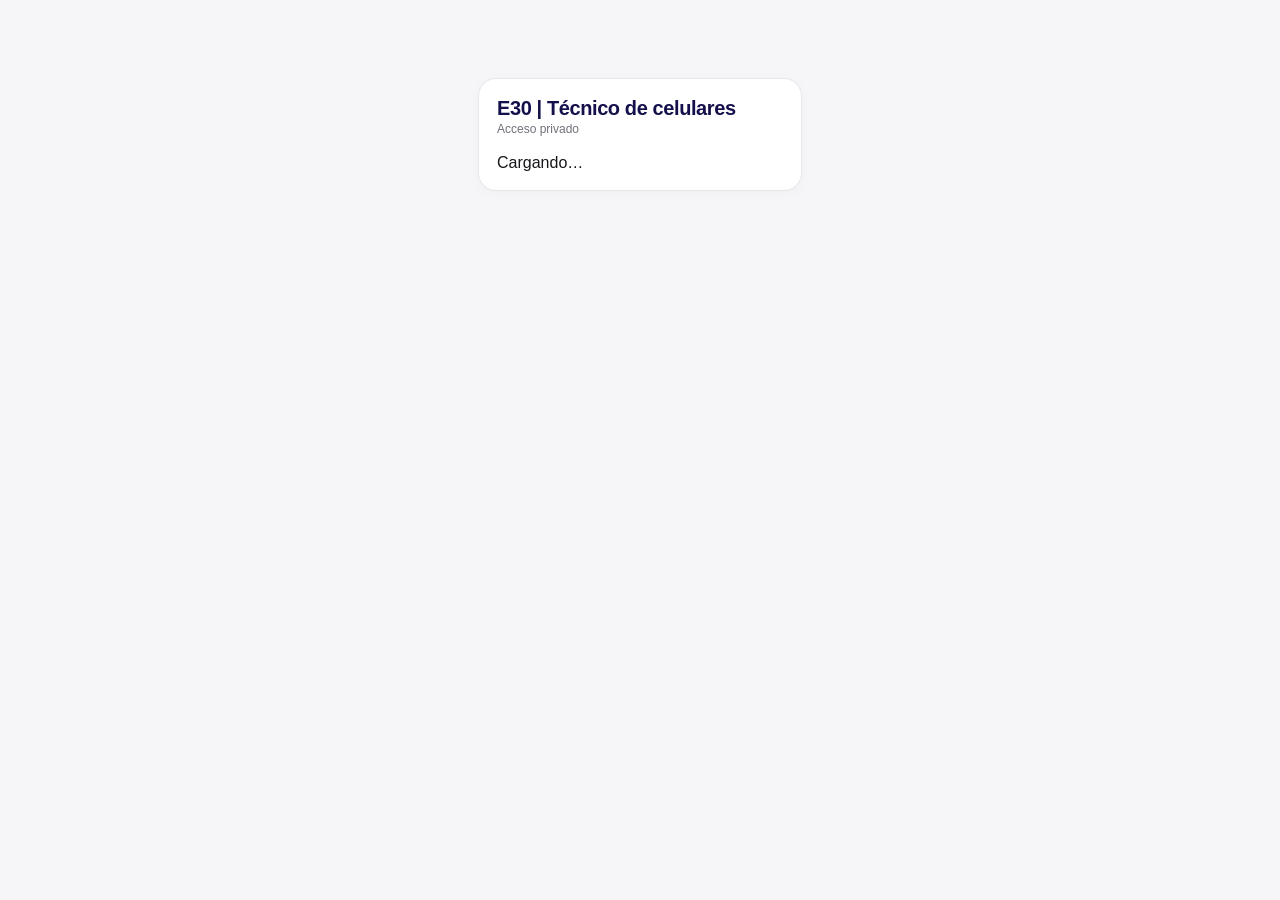
<file: e30_gestion_restaurado.html>
<!doctype html>
<html lang="es">
<head>
<meta charset="utf-8">
<meta name="viewport" content="width=device-width,initial-scale=1">
<title>E30 | Técnico de celulares</title>
<style>
:root{--blue:#14104C;--bg:#f6f6f8;--line:#e6e6eb;--muted:#70717a}
*{box-sizing:border-box}body{margin:0;background:var(--bg);font-family:-apple-system,BlinkMacSystemFont,"Segoe UI",Arial,sans-serif;color:#17171b}
button,input,select,textarea{font:inherit}button{cursor:pointer}
.app{max-width:1100px;margin:auto;padding:18px}
header{display:flex;justify-content:space-between;align-items:center;margin-bottom:18px}
.brand{font-weight:800;color:var(--blue);letter-spacing:-.4px}.sub{font-size:12px;color:var(--muted)}
nav{display:flex;gap:6px;flex-wrap:wrap;margin-bottom:18px}nav button{border:1px solid var(--line);background:#fff;border-radius:12px;padding:10px 13px}
nav button.active{background:var(--blue);color:#fff;border-color:var(--blue)}
.card{background:#fff;border:1px solid var(--line);border-radius:18px;padding:18px;margin-bottom:14px;box-shadow:0 2px 12px #00000008}
.search{width:100%;font-size:20px;padding:16px 18px;border:1px solid var(--line);border-radius:15px;outline:none}
.search:focus{border-color:#8b87b3;box-shadow:0 0 0 3px #14104c12}
.result,.order{display:flex;justify-content:space-between;gap:15px;align-items:center}.result h3{margin:0 0 4px;font-size:16px}.result p{margin:0;color:var(--muted);font-size:14px}
.price{font-weight:800;color:var(--blue);white-space:nowrap}.btn{border:0;border-radius:11px;padding:10px 13px;background:var(--blue);color:#fff}.btn.secondary{background:#f0f0f4;color:#222}.btn.danger{background:#b42318}
.actions{display:flex;gap:8px;flex-wrap:wrap}label{display:block;font-size:12px;color:var(--muted);margin:0 0 6px}
input,select,textarea{width:100%;border:1px solid var(--line);border-radius:11px;padding:11px;background:#fff;outline:none}
textarea{min-height:80px;resize:vertical}.form{display:grid;grid-template-columns:repeat(2,minmax(0,1fr));gap:12px}.full{grid-column:1/-1}
.badge{display:inline-block;border-radius:999px;padding:5px 9px;font-size:12px;background:#eee}.empty{padding:25px;text-align:center;color:var(--muted)}
@media(max-width:700px){.app{padding:12px}.form{grid-template-columns:1fr}.result,.order{flex-direction:column;align-items:flex-start}.price{align-self:flex-start}}

.pattern-wrap{display:none;margin-top:10px;padding:12px;border:1px solid var(--line);border-radius:14px;background:#fafafd}
.pattern-grid{width:210px;height:210px;margin:8px auto;display:grid;grid-template-columns:repeat(3,1fr);gap:0;touch-action:none;user-select:none}
.pattern-dot{position:relative;display:flex;align-items:center;justify-content:center}
.pattern-dot::before{content:"";width:48px;height:48px;border:2px solid #aaa;border-radius:50%;background:#fff;box-shadow:0 1px 4px #00000010}
.pattern-dot.selected::before{background:var(--blue);border-color:var(--blue)}
.pattern-dot.selected::after{content:attr(data-num);position:absolute;color:#fff;font-size:12px;font-weight:700}
.pattern-help{text-align:center;color:var(--muted);font-size:12px}

.stock-low{border-color:#d97706;background:#fffaf0}.stock-zero{border-color:#b42318;background:#fff5f5}.small-muted{font-size:12px;color:var(--muted)}
''
.status-badge{display:inline-block;border-radius:999px;padding:5px 9px;font-size:12px;font-weight:700}
.status-recibido{background:#fff4cc;color:#7a5b00}
.status-pendiente{background:#fff4cc;color:#7a5b00}
.status-esperando{background:#fff0d9;color:#8a4b00}
.status-reparacion{background:#e7efff;color:#234d9b}
.status-listo{background:#e3f6e8;color:#176b36}
.status-entregado{background:#eeeeF2;color:#555}
.status-cancelado{background:#fce8e8;color:#a11}
.stat-grid{display:grid;grid-template-columns:repeat(4,minmax(0,1fr));gap:10px}
.stat{background:#fff;border:1px solid var(--line);border-radius:16px;padding:14px}
.stat b{display:block;font-size:24px;color:var(--blue);margin-top:4px}
.client-row{display:flex;justify-content:space-between;gap:12px;align-items:center}
@media(max-width:700px){.stat-grid{grid-template-columns:repeat(2,minmax(0,1fr))}.client-row{flex-direction:column;align-items:flex-start}}
.modal-back{position:fixed;inset:0;background:#0007;display:none;align-items:center;justify-content:center;padding:18px;z-index:20}
.modal{background:#fff;border-radius:18px;padding:20px;max-width:420px;width:100%;box-shadow:0 12px 40px #0003}

.quick-actions{display:grid;grid-template-columns:repeat(3,1fr);gap:10px;margin:0 0 14px}.quick-action{border:1px solid var(--line);background:#fff;border-radius:16px;padding:15px 8px;display:flex;flex-direction:column;align-items:center;gap:6px;color:#17171b}.quick-action span{font-size:24px}.quick-action b{font-size:13px}.order-filters{display:flex;gap:7px;overflow:auto;padding-bottom:2px}.filter-btn{border:1px solid var(--line);background:#fff;border-radius:999px;padding:8px 11px;white-space:nowrap;font-size:12px}.filter-btn.active{background:var(--blue);color:#fff;border-color:var(--blue)}.cost-warning{border-color:#f0b429;background:#fffaf0}.cost-line{margin-top:10px}.cost-warning{color:#9a6700}
</style>
</head>
<body>

<div id="loginScreen" class="app" style="max-width:360px">
  <div class="card" style="margin-top:60px">
    <div class="brand" style="font-size:20px;margin-bottom:2px">E30 | Técnico de celulares</div>
    <div class="sub" style="margin-bottom:18px">Acceso privado</div>
    <div id="loginBody">Cargando…</div>
  </div>
</div>

<div class="app" id="appRoot" style="display:none">
<header><div><div class="brand">E30 | Técnico de celulares</div><div class="sub">Gestión de servicio técnico</div></div><div class="sub">Privado</div></header>
<nav>
<button onclick="show('dashboard',this)">🏠 Inicio</button>
<button class="active" onclick="focusPriceSearch(this)">🔎 Buscar precios</button>
<button onclick="show('orden',this)">➕ Nueva orden</button>
<button onclick="show('ordenes',this)">📋 Órdenes</button>
<button onclick="show('clientes',this)">👤 Clientes</button>
<button onclick="show('stock',this)">📦 Stock</button>
<button onclick="show('ventas',this)">🛒 Ventas</button>
<button onclick="show('movimientos',this)">💰 Movimientos</button>
<button onclick="show('reportes',this)">📊 Reportes</button>
<button onclick="show('precios',this)">💲 Precios</button>
<button onclick="show('presupuestos',this)">🧾 Presupuestos</button>
</nav>


<section id="dashboard">
<div class="card" style="padding:18px;margin-bottom:14px">
<h2 style="margin:0 0 6px;font-size:22px">🔎 Buscar precio</h2>
<div class="sub" style="margin-bottom:10px">Consultá rápido cuánto cobrar por una reparación.</div>
<input id="search" class="search" style="font-size:18px;padding:15px" placeholder="Ej.: iPhone 13 pantalla, Moto G31 módulo..." oninput="renderSearch()" autofocus>
</div>
<div id="results"></div>
<div class="quick-actions">
  <button class="quick-action" onclick="show('orden');resetOrder()"><span>➕</span><b>Nueva orden</b></button>
  <button class="quick-action" onclick="show('ordenes')"><span>📋</span><b>Órdenes</b></button>
  <button class="quick-action" onclick="show('ventas')"><span>🛒</span><b>Venta</b></button>
</div>
<div class="card"><h2 style="margin-top:0">Hoy</h2>
<div class="stat-grid">
<div class="stat"><div class="sub">Reparaciones</div><b id="dashRep">0</b></div>
<div class="stat"><div class="sub">Facturado</div><b id="dashFact">$ 0</b></div>
<div class="stat"><div class="sub">Pendientes</div><b id="dashPend">0</b></div>
<div class="stat"><div class="sub">Listos</div><b id="dashListos">0</b></div>
</div></div>
<div class="card"><h3 style="margin-top:0">Últimas órdenes</h3><div id="dashOrders"></div></div>
<div class="card"><h3 style="margin-top:0">Stock bajo</h3><div id="dashStock"></div></div>
</section>

<section id="orden" style="display:none"><div class="card"><h2 id="orderFormTitle" style="margin-top:0">Nueva orden</h2>
<form id="orderForm" class="form">
<div><label>Cliente</label><input id="cliente" required></div><div><label>Teléfono</label><input id="telefono" required></div>
<div><label>Marca</label><input id="marca"></div><div><label>Modelo</label><input id="modelo" required></div>
<div><label>IMEI (opcional)</label><input id="imei"></div>
<div><label>Tipo de orden</label><select id="tipoOrden" onchange="toggleGremioField()"><option>Particular</option><option>Gremio</option></select></div>
<div id="gremioField" style="display:none"><label>Gremio / técnico</label><input id="gremio" placeholder="Ej.: Dr Cell"></div>
<div><label>Lugar de recepción</label><select id="local"><option>Demóstenes 3110 — Las Flores</option><option>Piovano 2960 — Moreno</option></select></div>
<div>
<label>Código / patrón 🔒</label>
<div class="actions">
<button class="btn secondary" type="button" onclick="setUnlockMode('codigo')">🔢 Código</button>
<button class="btn secondary" type="button" onclick="setUnlockMode('patron')">✏️ Dibujar patrón</button>
</div>
<div id="unlockCodeBox" style="margin-top:8px"><input id="desbloqueo" type="password" placeholder="Solo vos"></div>
<div id="patternBox" class="pattern-wrap">
<div class="pattern-help">Dibujá el patrón con el dedo</div>
<div id="patternGrid" class="pattern-grid">
<div class="pattern-dot" data-i="0" data-num="1"></div><div class="pattern-dot" data-i="1" data-num="2"></div><div class="pattern-dot" data-i="2" data-num="3"></div>
<div class="pattern-dot" data-i="3" data-num="4"></div><div class="pattern-dot" data-i="4" data-num="5"></div><div class="pattern-dot" data-i="5" data-num="6"></div>
<div class="pattern-dot" data-i="6" data-num="7"></div><div class="pattern-dot" data-i="7" data-num="8"></div><div class="pattern-dot" data-i="8" data-num="9"></div>
</div>
<div class="actions" style="justify-content:center">
<button class="btn secondary" type="button" onclick="clearPattern()">Borrar</button>
<button class="btn" type="button" onclick="savePattern()">Guardar patrón</button>
</div>
<div id="patternStatus" class="sub" style="text-align:center;margin-top:6px"></div>
</div>
<div id="unlockModeText" class="sub" style="margin-top:5px">Dato privado. No se imprime.</div>
</div>
<div><label>Estado</label><select id="estado"><option>Recibido</option><option>Pendiente</option><option>Esperando repuesto</option><option>En reparación</option><option>Listo</option><option>Entregado</option><option>Cancelado</option></select></div>
<div class="full"><label>Falla / problema</label><textarea id="falla"></textarea></div>
<div class="full"><label>Trabajo a realizar</label><textarea id="trabajo"></textarea></div>
<div><label>Total</label><input id="total" type="number" min="0" value="0"></div><div><label>Seña</label><input id="sena" type="number" min="0" value="0"></div>
<div><label>Forma de pago</label><select id="pago"><option>Sin pago</option><option>Efectivo</option><option>Transferencia</option><option>Mercado Pago</option><option>Tarjeta</option><option>Otro</option></select></div>
<div><label>Entrega estimada</label><input id="entrega" type="date"></div>
<div class="full"><label>Observaciones internas 🔒</label><textarea id="obsTecnico" placeholder="Ej.: limpiar cámaras, revisar tornillos..."></textarea><div class="sub">Solo para vos. No se imprime.</div></div>

<div class="full"><label>Observaciones del equipo</label><textarea id="obsEquipo" placeholder="Ej.: tapa rota, pantalla marcada, equipo con golpes."></textarea><div class="sub">Estado físico o detalles informados al recibir el equipo.</div></div>
<div class="full actions"><button id="orderSubmitBtn" class="btn" type="submit">Crear orden</button><button class="btn secondary" type="button" onclick="resetOrder()">Limpiar</button></div>
</form></div></section>

<section id="ordenes" style="display:none"><div class="card"><h2 style="margin-top:0">Órdenes</h2><input id="orderSearch" placeholder="Buscar por número, cliente, teléfono o modelo" oninput="renderOrders()"><div class="order-filters" style="margin-top:10px"><button class="filter-btn active" data-filter="activas" onclick="setOrderFilter('activas',this)">Activas</button><button class="filter-btn" data-filter="todas" onclick="setOrderFilter('todas',this)">Todas</button><button class="filter-btn" data-filter="listas" onclick="setOrderFilter('listas',this)">Listas</button><button class="filter-btn" data-filter="esperando" onclick="setOrderFilter('esperando',this)">Esperando repuesto</button><button class="filter-btn" data-filter="entregadas" onclick="setOrderFilter('entregadas',this)">Entregadas</button></div></div><div id="orders"></div></section>


<section id="movimientos" style="display:none">
<div class="card"><h2 style="margin-top:0">💰 Movimientos</h2>
<div class="form">
<div><label>Tipo</label><select id="mTipo"><option>Gasto</option><option>Ingreso</option></select></div>
<div><label>Concepto</label><input id="mConcepto" placeholder="Ej.: Compra de repuestos"></div>
<div><label>Importe</label><input id="mImporte" type="number" min="0"></div>
<div><label>Medio de pago</label><select id="mPago"><option>Efectivo</option><option>Transferencia</option><option>Mercado Pago</option><option>Tarjeta</option><option>Otro</option></select></div>
<div class="full"><button class="btn" type="button" onclick="addMovement()">+ Registrar movimiento</button></div>
</div></div>
<div class="card"><div class="stat-grid">
<div class="stat"><div class="sub">Ingresos</div><b id="movIngresos">$ 0</b></div>
<div class="stat"><div class="sub">Gastos</div><b id="movGastos">$ 0</b></div>
<div class="stat"><div class="sub">Neto</div><b id="movNeto">$ 0</b></div>
<div class="stat"><div class="sub">Ventas</div><b id="movVentas">$ 0</b></div>
</div></div>
<div id="movementsList"></div>
</section>


<section id="reportes" style="display:none">
<div class="card"><h2 style="margin-top:0">📊 Rentabilidad</h2>
<div class="form">
<div><label>Mes</label><input id="rMes" type="month"></div>
<div><label>Sucursal</label><select id="rLocal"><option value="Todas">Todas</option><option>Demóstenes 3110 — Las Flores</option><option>Piovano 2960 — Moreno</option></select></div>
<div class="full"><button class="btn" type="button" onclick="renderReports()">Actualizar reporte</button></div>
</div></div>
<div class="stat-grid">
<div class="stat"><div class="sub">Facturado</div><b id="rFacturado">$ 0</b></div>
<div class="stat"><div class="sub">Cobrado</div><b id="rCobrado">$ 0</b></div>
<div class="stat"><div class="sub">Costos</div><b id="rCostos">$ 0</b></div>
<div class="stat"><div class="sub">Ganancia bruta</div><b id="rGanancia">$ 0</b></div>
</div>
<div class="stat-grid" style="margin-top:10px">
<div class="stat"><div class="sub">Reparaciones</div><b id="rRep">0</b></div>
<div class="stat"><div class="sub">Ticket promedio</div><b id="rTicket">$ 0</b></div>
<div class="stat"><div class="sub">Ventas accesorios</div><b id="rAcc">$ 0</b></div>
<div class="stat"><div class="sub">Margen bruto</div><b id="rMargen">0%</b></div>
</div>
<div id="reportBreakdown" class="card" style="margin-top:14px"></div>
</section>

<section id="precios" style="display:none">
<div class="card"><h2 style="margin-top:0">Agregar precio</h2>
<div class="form">
<div><label>Marca</label><input id="npMarca" placeholder="Ej.: iPhone"></div>
<div><label>Modelo</label><input id="npModelo" placeholder="Ej.: 17 Pro"></div>
<div class="full"><label>Reparación</label><input id="npReparacion" placeholder="Ej.: Pantalla"></div>
<div><label>Precio</label><input id="npPrecio" type="number" min="0"></div>
<div class="full"><button class="btn" onclick="addPrice()">+ Agregar precio</button></div>
</div></div>
<div class="card">
<h2 style="margin-top:0">📥 Carga masiva</h2>
<div class="sub" style="margin-bottom:10px">Una línea por precio: <b>Marca | Modelo | Reparación | Precio</b></div>
<textarea id="bulkPrices" placeholder="iPhone | 13 Pro | Pantalla | 280000&#10;Samsung | A32 | Pantalla | 95000&#10;Motorola | G31 | Módulo | 60000"></textarea>
<div class="actions" style="margin-top:10px">
<button class="btn" type="button" onclick="importBulkPrices()">📥 Cargar precios</button>
<button class="btn secondary" type="button" onclick="downloadPriceTemplate()">📄 Descargar plantilla</button>
</div>
<div class="sub" style="margin-top:8px">También acepta CSV con columnas: Marca, Modelo, Reparación, Precio.</div>
</div>
<div id="prices"></div>
</section>


<section id="clientes" style="display:none">
<div class="card"><h2 style="margin-top:0">👤 Clientes</h2>
<input id="clientSearch" placeholder="Buscar por nombre o teléfono" oninput="renderClients()">
</div>
<div id="clientsList"></div>
<div id="clientDetail" class="card" style="display:none"></div>
</section>

<section id="stock" style="display:none">
<div class="card"><h2 style="margin-top:0">📦 Stock</h2>
<form id="stockForm" class="form">
<div><label>Producto</label><input id="sProducto" required placeholder="Ej.: Cargador USB-C 20W"></div>
<div><label>Categoría</label><input id="sCategoria" placeholder="Ej.: Cargadores"></div>
<div><label>Costo</label><input id="sCosto" type="number" min="0" value="0"></div>
<div><label>Precio de venta</label><input id="sVenta" type="number" min="0" value="0"></div>
<div><label>Stock inicial</label><input id="sCantidad" type="number" min="0" value="0"></div>
<div class="full actions"><button class="btn" type="submit">+ Agregar producto</button><button class="btn secondary" type="button" onclick="resetStockForm()">Limpiar</button></div>
</form></div><div id="stockList"></div></section>

<section id="ventas" style="display:none">
<div class="card"><h2 style="margin-top:0">🛒 Nueva venta</h2>
<form id="saleForm" class="form">
<div class="full"><label>Buscar producto</label><input id="saleProductSearch" placeholder="Escribí para buscar: funda, cargador, vidrio..." oninput="renderSaleProducts()"></div>
<div class="full"><label>Producto</label><select id="saleProduct" required></select></div>
<div><label>Cantidad</label><input id="saleQty" type="number" min="1" value="1" required></div>
<div><label>Precio unitario</label><input id="salePrice" type="number" min="0" required></div>
<div><label>Cliente (opcional)</label><input id="saleClient" placeholder="Nombre"></div>
<div><label>Teléfono (opcional)</label><input id="salePhone" placeholder="11..."></div>
<div><label>Lugar</label><select id="saleLocal"><option>Demóstenes 3110 — Las Flores</option><option>Piovano 2960 — Moreno</option></select></div>
<div><label>Medio de pago</label><select id="salePayment"><option>Efectivo</option><option>Transferencia</option><option>Mercado Pago</option><option>Tarjeta</option><option>Otro</option></select></div>
<div class="full"><div class="sub">Garantía del accesorio: <b>7 días</b> desde la fecha de venta.</div></div>
<div class="full actions"><button class="btn" type="submit">Registrar venta</button><button class="btn secondary" type="button" onclick="resetSaleForm()">Limpiar</button></div>
</form></div><div id="salesList"></div></section>

<section id="presupuestos" style="display:none">
<div class="card"><h2 style="margin-top:0">Nuevo presupuesto</h2>
<form id="budgetForm" class="form">
<div><label>Cliente</label><input id="bCliente" required></div>
<div><label>Teléfono</label><input id="bTelefono"></div>
<div><label>Marca</label><input id="bMarca" required></div>
<div><label>Modelo</label><input id="bModelo" required></div>
<div><label>Sucursal</label><select id="bLocal"><option>Demóstenes 3110 — Las Flores</option><option>Piovano 2960 — Moreno</option></select></div>
<div><label>Precio</label><input id="bPrecio" type="number" min="0" required></div>
<div class="full"><label>Reparación / concepto</label><input id="bConcepto" required placeholder="Ej.: Cambio de pantalla"></div>
<div class="full"><label>Observaciones (opcional)</label><textarea id="bObs"></textarea></div>
<div class="full actions"><button class="btn" type="submit">Crear presupuesto</button><button class="btn secondary" type="button" onclick="resetBudget()">Limpiar</button></div>
</form></div>
<div id="budgets"></div>
</section>
</div>


<div id="costModal" class="modal-back">
<div class="modal">
<h2 style="margin-top:0">💰 Costos de la reparación</h2>
<div id="costOrderInfo" class="sub" style="margin-bottom:12px"></div>
<div id="costList"></div>
<div class="form" style="margin-top:12px">
<div><label>Concepto</label><input id="costConcept" placeholder="Ej.: Módulo G31"></div>
<div><label>Importe</label><input id="costAmount" type="number" min="0" placeholder="38000"></div>
</div>
<div class="actions" style="margin-top:12px">
<button class="btn" type="button" onclick="addOrderCost()">+ Agregar costo</button>
<button class="btn secondary" type="button" onclick="closeCostModal()">Cerrar</button>
</div>
</div></div>
<div id="afterOrderModal" class="modal-back">
<div class="modal">
<h2 style="margin-top:0">Orden creada</h2>
<div id="afterOrderText" class="sub" style="margin-bottom:16px"></div>
<div class="actions">
<button class="btn" type="button" onclick="afterOrderPrintClient()">🧾 Imprimir cliente</button>
<button class="btn secondary" type="button" onclick="afterOrderPrintTech()">🔧 Imprimir técnico</button>
<button class="btn secondary" type="button" onclick="closeAfterOrder()">Cerrar</button>
</div>
</div></div>

<script>
/* ============================================================
   BASE DE DATOS PRIVADA (Supabase — misma cuenta que la web
   pública, pero en su PROPIA tabla, separada de esos datos)
   SQL para crear la tabla (correr una sola vez en Supabase):

   create table e30_kv (key text primary key, value jsonb);
   alter table e30_kv enable row level security;
   create policy "public read" on e30_kv for select using (true);
   create policy "public insert" on e30_kv for insert with check (true);
   create policy "public update" on e30_kv for update using (true) with check (true);
   grant select, insert, update on public.e30_kv to anon;
   ============================================================ */
const SUPABASE_URL="https://edeaijyayhhijyyjksss.supabase.co";
const SUPABASE_KEY="sb_publishable_jIYqZUl28NXA4NCqL3K_uA_nbiQRcPf";
function sbHeaders(extra){return Object.assign({apikey:SUPABASE_KEY,Authorization:"Bearer "+SUPABASE_KEY,"Content-Type":"application/json"},extra||{});}
async function kvGet(key){
  const res=await fetch(`${SUPABASE_URL}/rest/v1/e30_kv?key=eq.${encodeURIComponent(key)}&select=value`,{headers:sbHeaders()});
  if(!res.ok) throw new Error("read failed "+res.status);
  const rows=await res.json();
  return (rows&&rows[0])?rows[0].value:null;
}
async function kvSet(key,value){
  await fetch(`${SUPABASE_URL}/rest/v1/e30_kv`,{method:"POST",headers:sbHeaders({Prefer:"resolution=merge-duplicates"}),body:JSON.stringify([{key,value}])});
}
async function sha256Hex(str){const buf=await crypto.subtle.digest("SHA-256",new TextEncoder().encode(str));return Array.from(new Uint8Array(buf)).map(b=>b.toString(16).padStart(2,"0")).join("");}

const DEFAULT_PRICES=[
{id:1,marca:"iPhone",modelo:"11",reparacion:"Pantalla",precio:110000,activo:true},
{id:2,marca:"iPhone",modelo:"11 Pro",reparacion:"Pantalla",precio:230000,activo:true},
{id:3,marca:"iPhone",modelo:"11 Pro Max",reparacion:"Pantalla",precio:230000,activo:true},
{id:4,marca:"iPhone",modelo:"12",reparacion:"Pantalla",precio:250000,activo:true},
{id:5,marca:"iPhone",modelo:"12 Pro",reparacion:"Pantalla",precio:250000,activo:true},
{id:6,marca:"iPhone",modelo:"12 Pro Max",reparacion:"Pantalla",precio:270000,activo:true},
{id:7,marca:"iPhone",modelo:"13",reparacion:"Pantalla",precio:250000,activo:true},
{id:8,marca:"iPhone",modelo:"13 Pro",reparacion:"Pantalla",precio:280000,activo:true},
{id:9,marca:"iPhone",modelo:"13 Pro Max",reparacion:"Pantalla",precio:280000,activo:true},
{id:10,marca:"iPhone",modelo:"14",reparacion:"Pantalla",precio:265000,activo:true},
{id:11,marca:"iPhone",modelo:"14 Pro",reparacion:"Pantalla",precio:350000,activo:true},
{id:12,marca:"iPhone",modelo:"14 Pro Max",reparacion:"Pantalla",precio:330000,activo:true},
{id:13,marca:"iPhone",modelo:"15",reparacion:"Pantalla",precio:280000,activo:true},
{id:14,marca:"iPhone",modelo:"15 Pro",reparacion:"Pantalla",precio:420000,activo:true},
{id:15,marca:"iPhone",modelo:"15 Pro Max",reparacion:"Pantalla",precio:455000,activo:true},
{id:16,marca:"iPhone",modelo:"16",reparacion:"Pantalla",precio:300000,activo:true},
{id:17,marca:"iPhone",modelo:"16 Pro",reparacion:"Pantalla",precio:503000,activo:true},
{id:18,marca:"iPhone",modelo:"16 Pro Max",reparacion:"Pantalla",precio:598000,activo:true},
{id:19,marca:"iPhone",modelo:"11",reparacion:"Batería premium sin cartel",precio:105000,activo:true},
{id:20,marca:"iPhone",modelo:"11",reparacion:"Batería premium con cartel",precio:80000,activo:true},
{id:21,marca:"iPhone",modelo:"11",reparacion:"Cámara trasera",precio:90000,activo:true},
{id:22,marca:"iPhone",modelo:"11",reparacion:"Actualización de software",precio:30000,activo:true},
{id:23,marca:"iPhone",modelo:"11",reparacion:"Auricular",precio:80000,activo:true},
{id:24,marca:"iPhone",modelo:"11",reparacion:"Botón de encendido",precio:90000,activo:true},
{id:25,marca:"iPhone",modelo:"11",reparacion:"Botón de volumen",precio:90000,activo:true},
{id:26,marca:"iPhone",modelo:"11",reparacion:"Carga inalámbrica",precio:85000,activo:true},
{id:27,marca:"iPhone",modelo:"11",reparacion:"Cristal trasero de cámara",precio:40000,activo:true},
{id:28,marca:"iPhone",modelo:"11",reparacion:"Cristal trasero/tapa",precio:95000,activo:true},
{id:29,marca:"iPhone",modelo:"11",reparacion:"Chasis completo",precio:110000,activo:true},
{id:30,marca:"Motorola",modelo:"G31",reparacion:"Módulo",precio:60000,activo:true}
];

let prices=[],orders=[],budgets=[],stock=[],sales=[],movements=[],passHash=null,authed=false,afterOrderId=null;
const money=n=>new Intl.NumberFormat("es-AR",{style:"currency",currency:"ARS",maximumFractionDigits:0}).format(n||0);

async function loadAll(attempt){
  attempt=attempt||1;
  try{
    const [p,o,b,s,v,m,ph]=await Promise.all([kvGet("e30-prices"),kvGet("e30-orders"),kvGet("e30-budgets"),kvGet("e30-stock"),kvGet("e30-sales"),kvGet("e30-movements"),kvGet("e30-pass")]);
    prices=(p&&p.length)?p:JSON.parse(JSON.stringify(DEFAULT_PRICES));
    orders=o||[];
    budgets=b||[];
    stock=s||[];
    sales=v||[];
    movements=m||[];
    passHash=ph;
  }catch(e){
    if(attempt<3){await new Promise(r=>setTimeout(r,1200));return loadAll(attempt+1);}
    document.getElementById("loginBody").innerHTML='<div class="sub">No se pudo conectar con la base de datos. Revisá tu conexión y recargá la página.</div>';
    throw e;
  }
}
function saveOrders(){kvSet("e30-orders",orders);}
function saveBudgets(){kvSet("e30-budgets",budgets);}
function savePrices(){kvSet("e30-prices",prices);}
function saveStock(){kvSet("e30-stock",stock);}
function saveSales(){kvSet("e30-sales",sales);}
function saveMovements(){kvSet("e30-movements",movements);}

function renderLogin(){
  const body=document.getElementById("loginBody");
  if(!passHash){
    body.innerHTML=`<div class="sub" style="margin-bottom:10px">Todavía no configuraste una contraseña. Creála ahora.</div>
      <div style="margin-bottom:10px"><label>Nueva contraseña</label><input id="setupPass" type="password"></div>
      <div style="margin-bottom:10px"><label>Repetir</label><input id="setupPass2" type="password"></div>
      <button class="btn" style="width:100%" onclick="setupPassword()">Crear y entrar</button>`;
  }else{
    body.innerHTML=`<div style="margin-bottom:10px"><label>Contraseña</label><input id="loginPass" type="password" onkeydown="if(event.key==='Enter')doLogin()"></div>
      <button class="btn" style="width:100%" onclick="doLogin()">Entrar</button>
      <div id="loginError" style="color:#b42318;font-size:13px;margin-top:8px"></div>`;
  }
}
async function setupPassword(){
  const p1=document.getElementById("setupPass").value,p2=document.getElementById("setupPass2").value;
  if(p1.length<4){alert("Usá al menos 4 caracteres.");return;}
  if(p1!==p2){alert("Las contraseñas no coinciden.");return;}
  passHash=await sha256Hex(p1);await kvSet("e30-pass",passHash);enterApp();
}
async function doLogin(){
  const p=document.getElementById("loginPass").value;
  if(await sha256Hex(p)===passHash) enterApp();
  else document.getElementById("loginError").textContent="Contraseña incorrecta.";
}
function enterApp(){
  authed=true;
  document.getElementById("loginScreen").style.display="none";
  document.getElementById("appRoot").style.display="block";
  document.querySelectorAll("nav button").forEach(x=>x.classList.remove("active"));document.querySelectorAll("nav button")[1]?.classList.add("active");
  orders.forEach(o=>{if(!o.costos)o.costos=[];});document.getElementById("rMes").value=new Date().toISOString().slice(0,7);renderSearch();renderDashboard();toggleGremioField();setTimeout(()=>document.getElementById("search")?.focus(),100);
}
(async function init(){
  await loadAll();
  renderLogin();
})();

function show(id,btn){document.querySelectorAll("section").forEach(x=>x.style.display="none");document.getElementById(id).style.display="block";document.querySelectorAll("nav button").forEach(x=>x.classList.remove("active"));if(btn)btn.classList.add("active");if(id==="dashboard")renderDashboard();if(id==="ordenes")renderOrders();if(id==="clientes")renderClients();if(id==="precios")renderPrices();if(id==="presupuestos")renderBudgets();if(id==="stock")renderStock();if(id==="ventas"){renderSaleProducts();renderSales();}if(id==="movimientos")renderMovements();}

function focusPriceSearch(btn){
  show("dashboard",null);
  document.querySelectorAll("nav button").forEach(x=>x.classList.remove("active"));
  if(btn)btn.classList.add("active");
  const el=document.getElementById("search");
  if(el){el.focus();el.select();}
}

function renderSearch(){
  const q=document.getElementById("search").value.toLowerCase().trim();
  const results=document.getElementById("results");
  if(!q){results.innerHTML="";return;}
  const words=q.split(/\s+/).filter(Boolean);
  const data=prices.filter(p=>p.activo!==false).filter(p=>{
    const t=`${p.marca} ${p.modelo} ${p.reparacion}`.toLowerCase();
    return words.every(w=>t.includes(w));
  });
  results.innerHTML=data.map(p=>`<div class="card result"><div><h3>${p.marca} ${p.modelo}</h3><p>${p.reparacion}</p></div><div><div class="price">${money(p.precio)}</div><button class="btn" onclick="newFromPrice(${p.id})">+ Crear orden</button></div></div>`).join("")||'<div class="card empty">No encontré ese precio.</div>';
}
function newFromPrice(id){const p=prices.find(x=>x.id===id);show("orden");marca.value=p.marca;modelo.value=p.modelo;trabajo.value=p.reparacion;total.value=p.precio;}

document.getElementById("orderForm").onsubmit=e=>{
e.preventDefault();
const editingId=window.editingOrderId;
if(editingId){
  const o=orders.find(x=>x.n===editingId);
  if(!o)return;
  o.cliente=cliente.value;o.telefono=telefono.value;o.marca=marca.value;o.modelo=modelo.value;o.imei=imei.value;o.tipoOrden=tipoOrden.value;o.gremio=gremio.value;o.local=local.value;o.desbloqueo=desbloqueo.value;o.unlockType=unlockMode;o.patron=pattern.join("-");o.estado=estado.value;o.falla=falla.value;o.trabajo=trabajo.value;o.total=+total.value||0;o.sena=+sena.value||0;o.pago=pago.value;o.entrega=entrega.value;o.obsTecnico=obsTecnico.value;o.obsEquipo=obsEquipo.value;
  saveOrders();window.editingOrderId=null;resetOrder();renderOrders();renderDashboard();show("ordenes");return;
}
const n=(orders.length?Math.max(...orders.map(o=>o.n)):0)+1;
const o={n,cliente:cliente.value,telefono:telefono.value,marca:marca.value,modelo:modelo.value,imei:imei.value,tipoOrden:tipoOrden.value,gremio:gremio.value,local:local.value,desbloqueo:desbloqueo.value,unlockType:unlockMode,patron:pattern.join("-"),estado:estado.value,falla:falla.value,trabajo:trabajo.value,total:+total.value||0,sena:+sena.value||0,pago:pago.value,entrega:entrega.value,obsTecnico:obsTecnico.value,obs:obs.value,obsEquipo:obsEquipo.value,costos:[],fecha:new Date().toLocaleDateString("es-AR")};
orders.unshift(o);saveOrders();afterOrderId=o.n;resetOrder();renderOrders();renderDashboard();show("ordenes");setTimeout(()=>openAfterOrder(o.n),50);
};
function editOrder(n){
 const o=orders.find(x=>x.n===n);if(!o)return;
 window.editingOrderId=n;
 cliente.value=o.cliente||"";telefono.value=o.telefono||"";marca.value=o.marca||"";modelo.value=o.modelo||"";imei.value=o.imei||"";tipoOrden.value=o.tipoOrden||"Particular";gremio.value=o.gremio||"";toggleGremioField();local.value=o.local||local.value;estado.value=o.estado||"Recibido";falla.value=o.falla||"";trabajo.value=o.trabajo||"";total.value=o.total||0;sena.value=o.sena||0;pago.value=o.pago||"Sin pago";entrega.value=o.entrega||"";obsTecnico.value=o.obsTecnico||"";obsEquipo.value=o.obsEquipo||"";
 desbloqueo.value=o.desbloqueo||"";unlockMode=o.unlockType||"codigo";pattern=(o.patron||"").split("-").filter(x=>x!=="").map(Number);setUnlockMode(unlockMode);document.querySelectorAll(".pattern-dot").forEach(d=>d.classList.toggle("selected",pattern.includes(Number(d.dataset.i))));document.getElementById("patternStatus").textContent=pattern.length?`Patrón: ${pattern.map(x=>x+1).join(" → ")}`:"";
 document.getElementById("orderFormTitle").textContent=`Editar orden #${String(n).padStart(4,"0")}`;document.getElementById("orderSubmitBtn").textContent="Guardar cambios";show("orden");window.scrollTo({top:0,behavior:"smooth"});
}

let orderFilter="activas";
function toggleGremioField(){const f=document.getElementById("gremioField");if(f)f.style.display=(document.getElementById("tipoOrden")?.value==="Gremio")?"block":"none";}
function setOrderFilter(filter,btn){orderFilter=filter;document.querySelectorAll(".filter-btn").forEach(x=>x.classList.remove("active"));if(btn)btn.classList.add("active");renderOrders();}
function orderVisible(o){
  if(orderFilter==="todas")return true;
  if(orderFilter==="entregadas")return o.estado==="Entregado";
  if(orderFilter==="listas")return o.estado==="Listo";
  if(orderFilter==="esperando")return o.estado==="Esperando repuesto";
  return !["Entregado","Cancelado"].includes(o.estado);
}
function orderCard(o){const ct=orderCostTotal(o),missing=ct===0&&(+o.total||0)>0;return `<div class="card ${missing?"cost-missing":""}"><div class="order"><div><b>#${String(o.n).padStart(4,"0")}</b><h3>${o.cliente}</h3><div>${o.marca} ${o.modelo} · ${o.trabajo||"Sin trabajo indicado"}</div><div class="sub">${o.local} · ${o.telefono} · ${o.tipoOrden||"Particular"}${o.tipoOrden==="Gremio"&&o.gremio?` · ${o.gremio}`:""} · Ingreso ${o.fecha}</div>
<div class="sub" style="margin-top:5px">🔒 Código/patrón: <button class="btn secondary" style="padding:4px 8px;font-size:11px" onclick="toggleUnlock(${o.n},this)">Mostrar</button> <span id="unlock-${o.n}" style="display:none;font-weight:600"></span></div>
<div class="sub" style="margin-top:5px">🛠️ Obs. internas: <button class="btn secondary" style="padding:4px 8px;font-size:11px" onclick="toggleTechObs(${o.n},this)">Mostrar</button> <span id="techobs-${o.n}" style="display:none;font-weight:600"></span></div>
</div><div><select onchange="setStatus(${o.n},this.value)" style="width:auto;padding:6px 8px;font-size:12px;border-radius:8px">${ESTADOS.map(s=>`<option ${o.estado===s?"selected":""}>${s}</option>`).join("")}</select><div style="margin-top:6px"><span class="status-badge ${statusClass(o.estado)}">${o.estado}</span></div><div class="price">${money(o.total)}</div></div></div><hr>
<div><b>Seña:</b> ${money(o.sena)} · <b>Saldo:</b> ${money(Math.max(0,o.total-o.sena))}</div>
<div class="cost-line ${missing?"cost-warning":""}"><b>Costos:</b> ${missing?"⚠️ Falta cargar":money(ct)}${missing?"":" · <b>Ganancia bruta:</b> "+money(Math.max(0,(+o.total||0)-ct))}</div>${o.obsEquipo?`<div class="sub" style="margin-top:7px"><b>Estado del equipo:</b> ${o.obsEquipo}</div>`:""}
<div class="actions" style="margin-top:12px"><button class="btn secondary" type="button" onclick="editOrder(${o.n})">✏️ Editar</button><button class="btn secondary" type="button" onclick="manageCosts(${o.n})">💰 Costos</button><button class="btn" onclick="printTicket(${o.n})">🖨️ Ticket cliente</button><button class="btn secondary" onclick="printTechnician(${o.n})">🔧 Orden técnico</button><button class="btn danger" onclick="deleteOrder(${o.n})">Eliminar</button></div></div>`}

function renderOrders(){const q=(document.getElementById("orderSearch")?.value||"").toLowerCase();const arr=orders.filter(orderVisible).filter(o=>JSON.stringify(o).toLowerCase().includes(q));document.getElementById("orders").innerHTML=arr.map(orderCard).join("")||'<div class="card empty">No hay órdenes.</div>';}
const ESTADOS=["Recibido","Pendiente","Esperando repuesto","En reparación","Listo","Entregado","Cancelado"];
function setStatus(n,val){
  const o=orders.find(x=>x.n===n);if(!o)return;
  o.estado=val;saveOrders();renderOrders();renderDashboard();
  if(val==="Entregado" && (+o.total||0)>0 && orderCostTotal(o)===0){
    setTimeout(()=>{
      const ir=confirm(`⚠️ Orden #${String(n).padStart(4,"0")} entregada.\n\nTodavía no cargaste los costos de esta reparación.\n\n¿Querés cargarlos ahora?`);
      if(ir) manageCosts(n);
    },50);
  }
}
function deleteOrder(n){if(confirm("¿Eliminar la orden?")){orders=orders.filter(o=>o.n!==n);saveOrders();renderOrders();}}
function toggleUnlock(n,b){
  const o=orders.find(x=>x.n===n),el=document.getElementById("unlock-"+n);
  if(el.style.display==="none"){
    if(o.unlockType==="patron" && o.patron) el.textContent="Patrón: "+o.patron.split("-").map(x=>Number(x)+1).join(" → ");
    else el.textContent=o.desbloqueo||"No informado";
    el.style.display="inline";b.textContent="Ocultar";
  }else{el.style.display="none";b.textContent="Mostrar"}
}
function toggleTechObs(n,b){const o=orders.find(x=>x.n===n),el=document.getElementById("techobs-"+n);if(el.style.display==="none"){el.textContent=o.obsTecnico||"Sin observaciones";el.style.display="inline";b.textContent="Ocultar"}else{el.style.display="none";b.textContent="Mostrar"}}
function renderPrices(){
  document.getElementById("prices").innerHTML=prices.map(p=>`<div class="card" id="price-${p.id}">
    <div class="order"><div><b>${p.marca} ${p.modelo}</b><div class="sub">${p.reparacion}${p.activo===false?" · (desactivado)":""}</div></div>
    <div><div class="price">${money(p.precio)}</div></div></div>
    <div class="actions" style="margin-top:10px">
      <button class="btn secondary" onclick="editPrice(${p.id})">Editar</button>
      <button class="btn secondary" onclick="togglePrice(${p.id})">${p.activo===false?"Activar":"Desactivar"}</button>
      <button class="btn danger" onclick="deletePrice(${p.id})">Eliminar</button>
    </div></div>`).join("")||'<div class="card empty">No hay precios cargados.</div>';
}
function addPrice(){
  const maxId=prices.length?Math.max(...prices.map(p=>p.id)):0;
  prices.push({id:maxId+1,marca:document.getElementById("npMarca").value.trim(),modelo:document.getElementById("npModelo").value.trim(),reparacion:document.getElementById("npReparacion").value.trim(),precio:+document.getElementById("npPrecio").value||0,activo:true});
  savePrices();["npMarca","npModelo","npReparacion","npPrecio"].forEach(id=>document.getElementById(id).value="");renderPrices();
}
function editPrice(id){
  const p=prices.find(x=>x.id===id);
  document.getElementById("price-"+id).innerHTML=`<div class="form">
    <div><label>Marca</label><input id="ep-marca-${id}" value="${p.marca}"></div>
    <div><label>Modelo</label><input id="ep-modelo-${id}" value="${p.modelo}"></div>
    <div class="full"><label>Reparación</label><input id="ep-reparacion-${id}" value="${p.reparacion}"></div>
    <div><label>Precio</label><input id="ep-precio-${id}" type="number" value="${p.precio}"></div>
    <div class="full actions"><button class="btn" onclick="savePriceEdit(${id})">Guardar</button><button class="btn secondary" onclick="renderPrices()">Cancelar</button></div>
  </div>`;
}
function savePriceEdit(id){
  const p=prices.find(x=>x.id===id);
  p.marca=document.getElementById("ep-marca-"+id).value.trim();
  p.modelo=document.getElementById("ep-modelo-"+id).value.trim();
  p.reparacion=document.getElementById("ep-reparacion-"+id).value.trim();
  p.precio=+document.getElementById("ep-precio-"+id).value||0;
  savePrices();renderPrices();
}
function togglePrice(id){const p=prices.find(x=>x.id===id);p.activo=p.activo===false?true:false;savePrices();renderPrices();}
function deletePrice(id){if(confirm("¿Eliminar este precio?")){prices=prices.filter(x=>x.id!==id);savePrices();renderPrices();}}

document.getElementById("budgetForm").onsubmit=e=>{
e.preventDefault();
const n=(budgets.length?Math.max(...budgets.map(x=>x.n)):0)+1;
const issued=new Date(), valid=new Date(issued);valid.setDate(valid.getDate()+7);
const o={n,cliente:bCliente.value,telefono:bTelefono.value,marca:bMarca.value,modelo:bModelo.value,local:bLocal.value,precio:+bPrecio.value||0,concepto:bConcepto.value,obs:bObs.value,emitida:issued.toLocaleDateString("es-AR"),valida:valid.toLocaleDateString("es-AR")};
budgets.unshift(o);saveBudgets();resetBudget();renderBudgets();
};
function resetBudget(){document.getElementById("budgetForm").reset();}
function renderBudgets(){document.getElementById("budgets").innerHTML=budgets.map(o=>`<div class="card"><div class="order"><div><b>PRESUPUESTO #${String(o.n).padStart(4,"0")}</b><h3>${o.cliente}</h3><div>${o.marca} ${o.modelo} · ${o.concepto}</div><div class="sub">${o.local} · ${o.telefono||"Sin teléfono"}</div></div><div><div class="price">${money(o.precio)}</div><div class="sub">Válido hasta ${o.valida}</div></div></div><div class="actions" style="margin-top:12px"><button class="btn" onclick="printBudget(${o.n})">🖨️ Imprimir presupuesto</button><button class="btn danger" onclick="deleteBudget(${o.n})">Eliminar</button></div></div>`).join("")||'<div class="card empty">Todavía no hay presupuestos.</div>';}
function deleteBudget(n){if(confirm("¿Eliminar el presupuesto?")){budgets=budgets.filter(x=>x.n!==n);saveBudgets();renderBudgets();}}


let unlockMode="codigo";
let pattern=[];
let patternDrawing=false;

function setUnlockMode(mode){
  unlockMode=mode;
  document.getElementById("unlockCodeBox").style.display=mode==="codigo"?"block":"none";
  document.getElementById("patternBox").style.display=mode==="patron"?"block":"none";
  document.getElementById("unlockModeText").textContent=mode==="patron"?"Patrón privado. No se imprime.":"Código privado. No se imprime.";
}
function clearPattern(){
  pattern=[];
  document.querySelectorAll(".pattern-dot").forEach(d=>d.classList.remove("selected"));
  document.getElementById("patternStatus").textContent="";
}
function addPatternPoint(i){
  if(!pattern.includes(i)){
    pattern.push(i);
    const d=document.querySelector(`.pattern-dot[data-i="${i}"]`);
    if(d)d.classList.add("selected");
    document.getElementById("patternStatus").textContent=`Patrón: ${pattern.map(x=>x+1).join(" → ")}`;
  }
}
function pointFromEvent(ev){
  const t=ev.touches?.[0]||ev;
  const el=document.elementFromPoint(t.clientX,t.clientY);
  const dot=el?.closest?.(".pattern-dot");
  if(dot)addPatternPoint(Number(dot.dataset.i));
}
document.addEventListener("pointerdown",ev=>{
  if(ev.target.closest?.("#patternGrid")){patternDrawing=true;pointFromEvent(ev);ev.preventDefault();}
});
document.addEventListener("pointermove",ev=>{
  if(patternDrawing){pointFromEvent(ev);ev.preventDefault();}
});
document.addEventListener("pointerup",()=>patternDrawing=false);

function savePattern(){
  if(pattern.length<4){alert("El patrón debe tener al menos 4 puntos.");return;}
  document.getElementById("patternStatus").textContent="✓ Patrón guardado";
}
function resetOrder(){
  window.editingOrderId=null;
  document.getElementById("orderForm").reset();
  total.value=0;sena.value=0;document.getElementById("obsEquipo").value="";document.getElementById("tipoOrden").value="Particular";document.getElementById("gremio").value="";toggleGremioField();
  document.getElementById("orderFormTitle").textContent="Nueva orden";
  document.getElementById("orderSubmitBtn").textContent="Crear orden";
  clearPattern();unlockMode="codigo";setUnlockMode("codigo");
}

function importBulkPrices(){
  const raw=document.getElementById("bulkPrices").value.trim();
  if(!raw){alert("Pegá los precios antes de cargar.");return;}
  const lines=raw.split(/\r?\n/).map(x=>x.trim()).filter(Boolean);
  const parsed=[];
  for(let i=0;i<lines.length;i++){
    let line=lines[i];
    if(i===0 && /marca/i.test(line) && /modelo/i.test(line) && /precio/i.test(line)) continue;
    let parts=line.includes("|")?line.split("|"):(line.includes(";")?line.split(";"):line.split(","));
    parts=parts.map(x=>x.trim().replace(/^"|"$/g,""));
    if(parts.length<4){alert(`Línea ${i+1} inválida. Usá: Marca | Modelo | Reparación | Precio`);return;}
    const [marca,modelo,reparacion,precioRaw]=parts;
    const precio=Number(String(precioRaw).replace(/[^\d]/g,""));
    if(!marca||!modelo||!reparacion||!precio){alert(`Línea ${i+1} inválida. Revisá los datos.`);return;}
    parsed.push({marca,modelo,reparacion,precio});
  }
  if(!parsed.length){alert("No encontré precios válidos.");return;}
  const duplicates=parsed.filter(x=>prices.some(p=>p.marca.trim().toLowerCase()===x.marca.toLowerCase()&&p.modelo.trim().toLowerCase()===x.modelo.toLowerCase()&&p.reparacion.trim().toLowerCase()===x.reparacion.toLowerCase()));
  const updateDuplicates=duplicates.length?confirm(`Encontré ${duplicates.length} precio(s) que ya existen con la misma Marca + Modelo + Reparación.\n\nAceptar = actualizar esos precios.\nCancelar = mantener los existentes y agregar solo los nuevos.`):false;
  let nextId=prices.length?Math.max(...prices.map(p=>p.id)):0,added=0,updated=0;
  parsed.forEach(x=>{
    const existing=prices.find(p=>p.marca.trim().toLowerCase()===x.marca.toLowerCase()&&p.modelo.trim().toLowerCase()===x.modelo.toLowerCase()&&p.reparacion.trim().toLowerCase()===x.reparacion.toLowerCase());
    if(existing&&updateDuplicates){existing.precio=x.precio;existing.activo=true;updated++;}
    else if(!existing){prices.push({id:++nextId,marca:x.marca,modelo:x.modelo,reparacion:x.reparacion,precio:x.precio,activo:true});added++;}
  });
  savePrices();document.getElementById("bulkPrices").value="";renderPrices();
  alert(`Carga terminada.\nAgregados: ${added}\nActualizados: ${updated}`);
}
function downloadPriceTemplate(){
  const csv="\uFEFFMarca;Modelo;Reparación;Precio\niPhone;13 Pro;Pantalla;280000\nSamsung;A32;Pantalla;95000\nMotorola;G31;Módulo;60000";
  const blob=new Blob([csv],{type:"text/csv;charset=utf-8"});
  const a=document.createElement("a");a.href=URL.createObjectURL(blob);a.download="plantilla_precios_e30.csv";a.click();URL.revokeObjectURL(a.href);
}

function printTechnician(n){
  const o=orders.find(x=>x.n===n);if(!o)return;
  const saldo=Math.max(0,o.total-o.sena),w=window.open("","_blank");
  const unlock=o.unlockType==="patron"&&o.patron?`Patrón: ${o.patron.split("-").map(x=>Number(x)+1).join(" → ")}`:`Código: ${o.desbloqueo||"No informado"}`;
  w.document.write(`<html><head><title>Orden técnico #${o.n}</title><style>@page{size:80mm auto;margin:0}body{margin:0}.ticket{width:80mm;padding:3mm;font-family:monospace;font-size:13px;line-height:1.28}.c{text-align:center}.line{border-top:1px dashed #000;margin:8px 0}.private{font-size:12px;font-weight:bold}.note{white-space:pre-wrap}
</style></head><body><div class="ticket">
<div class="c"><b>E30 | ORDEN INTERNA</b><br>${o.local}<br>Tel: 11 4445-8553 · @eberle30</div><div class="line"></div>
<b>ORDEN #${String(o.n).padStart(4,"0")}</b><br>Fecha: ${o.fecha}<br>Cliente: ${o.cliente}<br>Tel: ${o.telefono}<br>Equipo: ${o.marca} ${o.modelo}<br>${o.imei?`IMEI: ${o.imei}<br>`:""}
<div class="line"></div><div class="private">🔒 ${unlock}</div>
<div class="line"></div>Falla: ${o.falla||"-"}<br>Trabajo: ${o.trabajo||"-"}<br>Estado: ${o.estado}<br>${o.entrega?`Entrega estimada: ${o.entrega}<br>`:""}
<div class="line"></div><b>OBSERVACIONES TÉCNICAS:</b><div class="note">${o.obsTecnico||"Sin observaciones internas."}</div>
<div class="line"></div>Total: ${money(o.total)}<br>Seña: ${money(o.sena)}<br>Saldo: ${money(saldo)}
</div><script>window.onload=()=>window.print()<\/script>

</body></html>`);
  w.document.close();
}


function resetStockForm(){document.getElementById("stockForm").reset();sCosto.value=0;sVenta.value=0;sCantidad.value=0;}
document.getElementById("stockForm").onsubmit=e=>{
 e.preventDefault();
 const item={id:stock.length?Math.max(...stock.map(x=>x.id))+1:1,producto:sProducto.value.trim(),categoria:sCategoria.value.trim(),costo:+sCosto.value||0,venta:+sVenta.value||0,cantidad:+sCantidad.value||0,activo:true};
 stock.unshift(item);saveStock();resetStockForm();renderStock();
};
function renderStock(){
 const el=document.getElementById("stockList");
 if(!stock.length){el.innerHTML='<div class="card empty">Todavía no hay productos en stock.</div>';return;}
 el.innerHTML=stock.filter(x=>x.activo!==false).map(x=>{const cls=x.cantidad===0?" stock-zero":x.cantidad<=2?" stock-low":"";
 return `<div class="card${cls}"><div class="order"><div><b>${x.producto}</b><div class="sub">${x.categoria||"Sin categoría"}</div><div class="small-muted">Costo: ${money(x.costo)} · Venta: ${money(x.venta)}</div></div><div style="text-align:right"><div class="price">${x.cantidad} u.</div><div class="small-muted">${x.cantidad===0?"SIN STOCK":x.cantidad<=2?"Stock bajo":"En stock"}</div></div></div><div class="actions" style="margin-top:10px"><button class="btn secondary" onclick="adjustStock(${x.id},1)">+1</button><button class="btn secondary" onclick="adjustStock(${x.id},-1)">−1</button><button class="btn secondary" onclick="editStock(${x.id})">Editar</button><button class="btn danger" onclick="deleteStock(${x.id})">Eliminar</button></div></div>`;
 }).join("");
}
function adjustStock(id,delta){const x=stock.find(p=>p.id===id);if(!x)return;if(delta<0&&x.cantidad<1)return;x.cantidad=Math.max(0,x.cantidad+delta);saveStock();renderStock();renderSaleProducts();}
function editStock(id){const x=stock.find(p=>p.id===id);if(!x)return;const producto=prompt("Producto",x.producto);if(producto===null)return;const venta=prompt("Precio de venta",x.venta);if(venta===null)return;const cantidad=prompt("Cantidad en stock",x.cantidad);if(cantidad===null)return;x.producto=producto.trim()||x.producto;x.venta=+venta||0;x.cantidad=Math.max(0,+cantidad||0);saveStock();renderStock();renderSaleProducts();}
function deleteStock(id){if(!confirm("¿Eliminar este producto del stock?"))return;stock=stock.filter(x=>x.id!==id);saveStock();renderStock();renderSaleProducts();}

function renderSaleProducts(){
 const sel=document.getElementById("saleProduct");if(!sel)return;
 const q=(document.getElementById("saleProductSearch")?.value||"").toLowerCase().trim();
 const active=stock.filter(x=>x.activo!==false&&x.cantidad>0).filter(x=>!q||`${x.producto} ${x.categoria||""}`.toLowerCase().includes(q));
 const current=sel.value;
 sel.innerHTML=active.length?active.map(x=>`<option value="${x.id}">${x.producto} — ${money(x.venta)} · Stock ${x.cantidad}</option>`).join(""):'<option value="">No hay productos que coincidan</option>';
 if(active.some(x=>String(x.id)===String(current))) sel.value=current;
 updateSalePrice();
}
function updateSalePrice(){const x=stock.find(p=>p.id===+(document.getElementById("saleProduct")?.value||0));if(x)document.getElementById("salePrice").value=x.venta;}
document.addEventListener("change",e=>{if(e.target&&e.target.id==="saleProduct")updateSalePrice();});
function resetSaleForm(){document.getElementById("saleForm").reset();saleQty.value=1;document.getElementById("saleProductSearch").value="";renderSaleProducts();}
document.getElementById("saleForm").onsubmit=e=>{
 e.preventDefault();
 const x=stock.find(p=>p.id===+saleProduct.value),qty=+saleQty.value||0,unit=+salePrice.value||0;
 if(!x){alert("Seleccioná un producto.");return;} if(qty<1){alert("La cantidad debe ser mayor a 0.");return;} if(x.cantidad<qty){alert(`No hay stock suficiente. Disponible: ${x.cantidad}.`);return;}
 const now=new Date(),warranty=new Date(now);warranty.setDate(warranty.getDate()+7);
 const sale={n:sales.length?Math.max(...sales.map(s=>s.n))+1:1,productoId:x.id,producto:x.producto,cantidad:qty,unit,total:unit*qty,cliente:saleClient.value.trim(),telefono:salePhone.value.trim(),local:saleLocal.value,pago:salePayment.value,fecha:now.toLocaleDateString("es-AR"),warranty:warranty.toLocaleDateString("es-AR")};
 x.cantidad-=qty;sales.unshift(sale);saveStock();saveSales();resetSaleForm();renderSaleProducts();renderStock();renderSales();
 if(confirm("Venta registrada. ¿Querés imprimir el ticket ahora?"))printSaleTicket(sale.n);
};
function renderSales(){
 const el=document.getElementById("salesList");
 el.innerHTML=sales.map(s=>`<div class="card"><div class="order"><div><b>VENTA #${String(s.n).padStart(4,"0")}</b><h3>${s.producto} × ${s.cantidad}</h3><div class="sub">${s.cliente||"Consumidor final"} · ${s.local} · ${s.fecha}</div></div><div><div class="price">${money(s.total)}</div><div class="sub">Garantía hasta ${s.warranty}</div></div></div><div class="actions" style="margin-top:10px"><button class="btn" onclick="printSaleTicket(${s.n})">🖨️ Ticket</button><button class="btn danger" onclick="deleteSale(${s.n})">Eliminar</button></div></div>`).join("")||'<div class="card empty">Todavía no hay ventas.</div>';
}
function deleteSale(n){
 const s=sales.find(x=>x.n===n);if(!s)return;
 if(!confirm(`¿Eliminar la venta #${String(n).padStart(4,"0")} y devolver ${s.cantidad} unidad(es) al stock?`))return;
 const product=stock.find(x=>x.id===s.productoId);
 if(product) product.cantidad+=s.cantidad;
 sales=sales.filter(x=>x.n!==n);
 saveStock();saveSales();renderSales();renderStock();renderSaleProducts();renderDashboard();renderMovements();
}
function printSaleTicket(n){
 const s=sales.find(x=>x.n===n);if(!s)return;const w=window.open("","_blank");
 w.document.write(`<html><head><title>Venta #${s.n}</title><style>@page{size:80mm auto;margin:0}body{margin:0}.ticket{width:80mm;padding:3mm;font-family:monospace;font-size:13px;line-height:1.28}.c{text-align:center}.line{border-top:1px dashed #000;margin:8px 0}.total{font-size:17px;font-weight:bold}.note{font-size:10px;line-height:1.35}
</style></head><body><div class="ticket"><div class="c"><b>E30 | TÉCNICO DE CELULARES</b><br>${s.local}<br>Tel: 11 4445-8553 · Instagram: @eberle30</div><div class="line"></div><div class="c"><b>COMPROBANTE DE VENTA #${String(s.n).padStart(4,"0")}</b></div><div class="line"></div>Fecha: ${s.fecha}<br>${s.cliente?`Cliente: ${s.cliente}<br>`:""}${s.telefono?`Tel: ${s.telefono}<br>`:""}Producto: ${s.producto}<br>Cantidad: ${s.cantidad}<br>Precio unit.: ${money(s.unit)}<div class="line"></div><span class="total">TOTAL: ${money(s.total)}</span><br>Pago: ${s.pago}<div class="line"></div><b>GARANTÍA: 7 DÍAS</b><br>Válida hasta: ${s.warranty}<div class="line"></div><div class="note">La garantía corresponde al accesorio vendido y cubre fallas de funcionamiento. No cubre daños por golpes, humedad, uso indebido o manipulación.</div><div class="line c">Conserve este comprobante</div></div><script>window.onload=()=>window.print()<\/script></body></html>`);
 w.document.close();
}

function statusClass(s){
  if(s==="Recibido")return"status-recibido";
  if(s==="Pendiente")return"status-pendiente";
  if(s==="Esperando repuesto")return"status-esperando";
  if(s==="En reparación")return"status-reparacion";
  if(s==="Listo")return"status-listo";
  if(s==="Entregado")return"status-entregado";
  return"status-cancelado";
}
function renderDashboard(){
  const rep=orders.length;
  const fact=orders.reduce((a,o)=>a+(+o.total||0),0)+sales.reduce((a,s)=>a+(+s.total||0),0);
  const pend=orders.filter(o=>!["Entregado","Cancelado"].includes(o.estado)).length;
  const listos=orders.filter(o=>o.estado==="Listo").length;
  document.getElementById("dashRep").textContent=rep;
  document.getElementById("dashFact").textContent=money(fact);
  document.getElementById("dashPend").textContent=pend;
  document.getElementById("dashListos").textContent=listos;
  document.getElementById("dashOrders").innerHTML=orders.filter(o=>!['Entregado','Cancelado'].includes(o.estado)).slice(0,5).map(o=>`<div style="padding:9px 0;border-bottom:1px solid var(--line)"><b>#${String(o.n).padStart(4,"0")}</b> · ${o.cliente} · ${o.marca} ${o.modelo} <span class="status-badge ${statusClass(o.estado)}">${o.estado}</span></div>`).join("")||'<div class="empty">Todavía no hay órdenes.</div>';
  const low=stock.filter(x=>x.activo!==false&&x.cantidad<=2);
  document.getElementById("dashStock").innerHTML=low.map(x=>`<div style="padding:8px 0;border-bottom:1px solid var(--line)"><b>${x.producto}</b> · ${x.cantidad} u.</div>`).join("")||'<div class="sub">No hay productos con stock bajo.</div>';
}
function setStatus(n,val){const o=orders.find(x=>x.n===n);if(!o)return;o.estado=val;saveOrders();renderOrders();renderDashboard();}

function getClients(){
  const map={};
  orders.forEach(o=>{
    const key=(o.telefono||o.cliente||"").trim().toLowerCase(); if(!key)return;
    if(!map[key])map[key]={nombre:o.cliente||"Sin nombre",telefono:o.telefono||"",orders:[],sales:[]};
    map[key].orders.push(o);
  });
  sales.forEach(s=>{
    const key=(s.telefono||s.cliente||"").trim().toLowerCase(); if(!key)return;
    if(!map[key])map[key]={nombre:s.cliente||"Sin nombre",telefono:s.telefono||"",orders:[],sales:[]};
    map[key].sales.push(s);
  });
  return Object.values(map);
}
function renderClients(){
  const q=(document.getElementById("clientSearch")?.value||"").toLowerCase().trim();
  const arr=getClients().filter(c=>`${c.nombre} ${c.telefono}`.toLowerCase().includes(q));
  document.getElementById("clientsList").innerHTML=arr.map(c=>{
    const total=c.orders.length+c.sales.length;
    return `<div class="card"><div class="client-row"><div><b>${c.nombre}</b><div class="sub">${c.telefono||"Sin teléfono"} · ${total} movimiento(s)</div></div><button class="btn secondary" onclick="showClientDetail('${encodeURIComponent(c.telefono||c.nombre)}')">Ver historial</button></div></div>`;
  }).join("")||'<div class="card empty">No encontré clientes.</div>';
}
function showClientDetail(encoded){
  const target=decodeURIComponent(encoded).toLowerCase();
  const c=getClients().find(x=>(x.telefono||x.nombre).toLowerCase()===target);
  const el=document.getElementById("clientDetail");if(!c){el.style.display="none";return;}
  el.style.display="block";
  el.innerHTML=`<h3 style="margin-top:0">${c.nombre}</h3><div class="sub">${c.telefono||"Sin teléfono"}</div><hr>
  <b>Órdenes</b>${c.orders.map(o=>`<div style="padding:8px 0;border-bottom:1px solid var(--line)">#${String(o.n).padStart(4,"0")} · ${o.marca} ${o.modelo} · ${o.trabajo||"-"} · ${money(o.total)} · <span class="status-badge ${statusClass(o.estado)}">${o.estado}</span></div>`).join("")||'<div class="sub" style="margin:8px 0">Sin reparaciones.</div>'}
  <div style="margin-top:12px"><b>Ventas</b>${c.sales.map(s=>`<div style="padding:8px 0;border-bottom:1px solid var(--line)">Venta #${String(s.n).padStart(4,"0")} · ${s.producto} × ${s.cantidad} · ${money(s.total)} · Garantía hasta ${s.warranty}</div>`).join("")||'<div class="sub" style="margin:8px 0">Sin ventas de accesorios.</div>'}</div>`;
  el.scrollIntoView({behavior:"smooth",block:"start"});
}

function addMovement(){
  const amount=+mImporte.value||0;if(amount<=0){alert("Ingresá un importe.");return;}
  const m={n:movements.length?Math.max(...movements.map(x=>x.n))+1:1,tipo:mTipo.value,concepto:mConcepto.value.trim()||"Sin concepto",importe:amount,pago:mPago.value,fecha:new Date().toLocaleDateString("es-AR")};
  movements.unshift(m);saveMovements();mConcepto.value="";mImporte.value="";renderMovements();renderDashboard();
}
function renderMovements(){
  const ingresos=movements.filter(m=>m.tipo==="Ingreso").reduce((a,m)=>a+m.importe,0);
  const gastos=movements.filter(m=>m.tipo==="Gasto").reduce((a,m)=>a+m.importe,0);
  const ventasTotal=sales.reduce((a,s)=>a+s.total,0);
  movIngresos.textContent=money(ingresos);movGastos.textContent=money(gastos);movNeto.textContent=money(ingresos-gastos);movVentas.textContent=money(ventasTotal);
  document.getElementById("movementsList").innerHTML=movements.map(m=>`<div class="card"><div class="order"><div><b>${m.tipo}</b><div>${m.concepto}</div><div class="sub">${m.fecha} · ${m.pago}</div></div><div class="price">${money(m.importe)}</div></div></div>`).join("")||'<div class="card empty">Todavía no hay movimientos.</div>';
}

function openAfterOrder(n){
  const o=orders.find(x=>x.n===n);if(!o)return;
  afterOrderId=n;
  const text=document.getElementById("afterOrderText");
  const modal=document.getElementById("afterOrderModal");
  if(!text||!modal){alert("No se pudo abrir el módulo de impresión.");return;}
  text.textContent=`Orden #${String(n).padStart(4,"0")} de ${o.cliente} · ${o.marca} ${o.modelo}`;
  modal.style.display="flex";
}
function closeAfterOrder(){const m=document.getElementById("afterOrderModal");if(m)m.style.display="none";}
function afterOrderPrintClient(){const n=afterOrderId;if(!n)return;closeAfterOrder();setTimeout(()=>printTicket(n),50);}
function afterOrderPrintTech(){const n=afterOrderId;if(!n)return;closeAfterOrder();setTimeout(()=>printTechnician(n),50);}

function orderCostTotal(o){return (o.costos||[]).reduce((a,c)=>a+(+c.importe||0),0);}
function manageCosts(n){
  const o=orders.find(x=>x.n===n);if(!o)return;
  if(!o.costos)o.costos=[];
  window.costOrderId=n;
  const modal=document.getElementById("costModal");
  if(!modal){alert("No se pudo abrir el módulo de costos.");return;}
  document.getElementById("costOrderInfo").textContent=`Orden #${String(n).padStart(4,"0")} · ${o.cliente} · ${o.marca} ${o.modelo} · Total: ${money(o.total)}`;
  renderCostModal();
  modal.style.display="flex";
  setTimeout(()=>document.getElementById("costConcept")?.focus(),50);
}
function renderCostModal(){
  const o=orders.find(x=>x.n===window.costOrderId);if(!o)return;
  const total=orderCostTotal(o),ganancia=Math.max(0,(+o.total||0)-total);
  document.getElementById("costList").innerHTML=(o.costos||[]).map((c,i)=>`<div style="display:flex;justify-content:space-between;gap:8px;padding:8px 0;border-bottom:1px solid var(--line)"><span>${c.concepto}</span><b>${money(c.importe)}</b><button class="btn danger" style="padding:5px 8px" onclick="deleteOrderCost(${i})">×</button></div>`).join("")||'<div class="sub">Todavía no hay costos cargados.</div>';
  document.getElementById("costList").innerHTML += `<div style="margin-top:12px"><b>Total costos: ${money(total)}</b> · <b>Ganancia bruta: ${money(ganancia)}</b></div>`;
}
function addOrderCost(){
  const o=orders.find(x=>x.n===window.costOrderId);if(!o)return;
  const concept=document.getElementById("costConcept").value.trim(),amount=+document.getElementById("costAmount").value||0;
  if(!concept||amount<=0){alert("Ingresá concepto e importe.");return;}
  if(!o.costos)o.costos=[];
  o.costos.push({concepto:concept,importe:amount});
  saveOrders();document.getElementById("costConcept").value="";document.getElementById("costAmount").value="";renderCostModal();renderOrders();renderDashboard();document.getElementById("costConcept")?.focus();
}
function deleteOrderCost(i){
  const o=orders.find(x=>x.n===window.costOrderId);if(!o)return;
  if(!confirm("¿Eliminar este costo?"))return;
  o.costos.splice(i,1);saveOrders();renderCostModal();renderOrders();renderDashboard();
}
function closeCostModal(){document.getElementById("costModal").style.display="none";}

function monthKeyFromDateString(s){
  const parts=(s||"").split("/");
  if(parts.length===3)return `${parts[2]}-${String(parts[1]).padStart(2,"0")}`;
  return "";
}
function saleMonthKey(s){
  return monthKeyFromDateString(s.fecha);
}
function orderMonthKey(o){
  return monthKeyFromDateString(o.fecha);
}
function renderReports(){
  const selectedMonth=document.getElementById("rMes").value;
  const local=document.getElementById("rLocal").value;
  const matchesLocal=o=>local==="Todas"||o.local===local;
  const matchesMonth=o=>!selectedMonth||orderMonthKey(o)===selectedMonth;
  const ord=orders.filter(o=>matchesLocal(o)&&matchesMonth(o));
  const salesFiltered=sales.filter(s=>{
    const lm=local==="Todas"||s.local===local;
    const mm=!selectedMonth||saleMonthKey(s)===selectedMonth;
    return lm&&mm;
  });
  const fact=ord.reduce((a,o)=>a+(+o.total||0),0);
  const cobrado=ord.reduce((a,o)=>a+Math.min(+o.total||0,+o.sena||0),0)+salesFiltered.reduce((a,s)=>a+(+s.total||0),0);
  const costos=ord.reduce((a,o)=>a+orderCostTotal(o),0);
  const acc=salesFiltered.reduce((a,s)=>a+(+s.total||0),0);
  const ganancia=(fact-costos)+acc;
  const rep=ord.length;
  const ticket=rep?fact/rep:0;
  const margen=(fact+acc)>0?(ganancia/(fact+acc))*100:0;
  document.getElementById("rFacturado").textContent=money(fact+acc);
  document.getElementById("rCobrado").textContent=money(cobrado);
  document.getElementById("rCostos").textContent=money(costos);
  document.getElementById("rGanancia").textContent=money(ganancia);
  document.getElementById("rRep").textContent=rep;
  document.getElementById("rTicket").textContent=money(ticket);
  document.getElementById("rAcc").textContent=money(acc);
  document.getElementById("rMargen").textContent=margen.toFixed(1)+"%";
  const part=ord.filter(o=>(o.tipoOrden||"Particular")!=="Gremio"), grem=ord.filter(o=>(o.tipoOrden||"Particular")==="Gremio");
const partFact=part.reduce((a,o)=>a+(+o.total||0),0), gremFact=grem.reduce((a,o)=>a+(+o.total||0),0);
const partCost=part.reduce((a,o)=>a+orderCostTotal(o),0), gremCost=grem.reduce((a,o)=>a+orderCostTotal(o),0);
const partGain=partFact-partCost, gremGain=gremFact-gremCost;
document.getElementById("reportBreakdown").innerHTML=`<h3 style="margin-top:0">Detalle</h3>
  <div style="padding:8px 0;border-bottom:1px solid var(--line)">Particulares: <b>${part.length} órdenes</b> · Facturado ${money(partFact)} · Costos ${money(partCost)} · Ganancia ${money(partGain)}</div>
  <div style="padding:8px 0;border-bottom:1px solid var(--line)">Gremio: <b>${grem.length} órdenes</b> · Facturado ${money(gremFact)} · Costos ${money(gremCost)} · Ganancia ${money(gremGain)}</div>
  <div style="padding:8px 0;border-bottom:1px solid var(--line)">Ventas de accesorios: <b>${money(acc)}</b></div>
  <div style="padding:8px 0;border-bottom:1px solid var(--line)">Costos de reparaciones: <b>${money(costos)}</b></div>
  <div style="padding:8px 0"><b>Resultado bruto: ${money(ganancia)}</b></div>`;
}
function printBudget(n){
const o=budgets.find(x=>x.n===n),w=window.open("","_blank");
w.document.write(`<html><head><title>Presupuesto #${o.n}</title><style>@page{size:80mm auto;margin:0}body{margin:0}.ticket{width:80mm;padding:3mm;font-family:monospace;font-size:13px;line-height:1.28}.c{text-align:center}.line{border-top:1px dashed #000;margin:8px 0}.total{font-size:17px;font-weight:bold}.note{font-size:10px;line-height:1.35}
</style></head><body><div class="ticket">
<div class="c"><b>E30 | TÉCNICO DE CELULARES</b><br>${o.local}<br>Tel: 11 4445-8553 · Instagram: @eberle30</div>
<div class="line"></div><div class="c"><b>PRESUPUESTO #${String(o.n).padStart(4,"0")}</b></div><div class="line"></div>
Cliente: ${o.cliente}<br>Tel: ${o.telefono||"-"}<br>Equipo: ${o.marca} ${o.modelo}<br><br>
${o.concepto}<br><span class="total">${money(o.precio)}</span>
${o.obsEquipo?`<div class="line"></div>Estado del equipo: ${o.obsEquipo}`:""}
<div class="line"></div>Emitido: ${o.emitida}<br><b>Válido hasta: ${o.valida}</b>
<div class="line"></div><div class="note">Presupuesto válido por 7 días. Precio sujeto a disponibilidad y variación de costos de repuestos.</div>
<div class="line c">Conserve este comprobante</div></div><script>window.onload=()=>window.print()<\/script></body></html>`);
w.document.close();
}

function printTicket(n){
const o=orders.find(x=>x.n===n),saldo=Math.max(0,o.total-o.sena),w=window.open("","_blank");
w.document.write(`<html><head><title>Orden #${o.n}</title><style>body{margin:0}.ticket{width:80mm;padding:3mm;font-family:monospace;font-size:13px;line-height:1.28}.c{text-align:center}.line{border-top:1px dashed #000;margin:8px 0}.total{font-size:16px;font-weight:bold}.terms{font-size:9px;line-height:1.3;border-top:1px dashed #000;margin-top:10px;padding-top:8px}
</style></head><body><div class="ticket">
<div class="c"><b>E30 | TÉCNICO DE CELULARES</b><br>${o.local}<br>Tel: 11 4445-8553 · Instagram: @eberle30</div><div class="line"></div>
<b>ORDEN #${String(o.n).padStart(4,"0")}</b><br>Fecha: ${o.fecha}<br>Cliente: ${o.cliente}<br>Tel: ${o.telefono}<br>Equipo: ${o.marca} ${o.modelo}<br>${o.imei?`IMEI: ${o.imei}<br>`:""}
Falla: ${o.falla||"-"}<br>Trabajo: ${o.trabajo||"-"}<br>Estado: ${o.estado}<br>${o.entrega?`Entrega estimada: ${o.entrega}<br>`:""}
<div class="line"></div>Total: ${money(o.total)}<br>Seña: ${money(o.sena)}<br><span class="total">Saldo: ${money(saldo)}</span>
${o.obsEquipo?`<div class="line"></div>Estado del equipo: ${o.obsEquipo}`:""}
<div class="terms"><b>TÉRMINOS Y CONDICIONES</b><br>
1. Este comprobante es el único válido para retirar el equipo.<br>
2. Una vez notificada la finalización de la reparación, el equipo deberá ser retirado dentro de los 30 días. Vencido dicho plazo, podrá cobrarse estadía. Transcurridos 90 días, el equipo podrá ser vendido para cubrir los gastos ocasionados.<br>
3. El diagnóstico puede requerir el desarme del equipo. Los equipos con daños por líquido o golpes no cuentan con garantía asegurada.<br>
4. La garantía cubre exclusivamente la reparación realizada y no contempla otras fallas o componentes del equipo.<br>
5. El cliente declara ser propietario del equipo o estar autorizado por su propietario para solicitar y autorizar la reparación.<br>
6. No nos responsabilizamos por la pérdida de información o datos almacenados en el equipo. Se recomienda realizar una copia de seguridad antes de entregar el dispositivo.
</div><div class="line c">Conserve este comprobante</div></div><script>window.onload=()=>window.print()<\/script></body></html>`);
w.document.close();
}
</script>
</body>
</html>
</file>
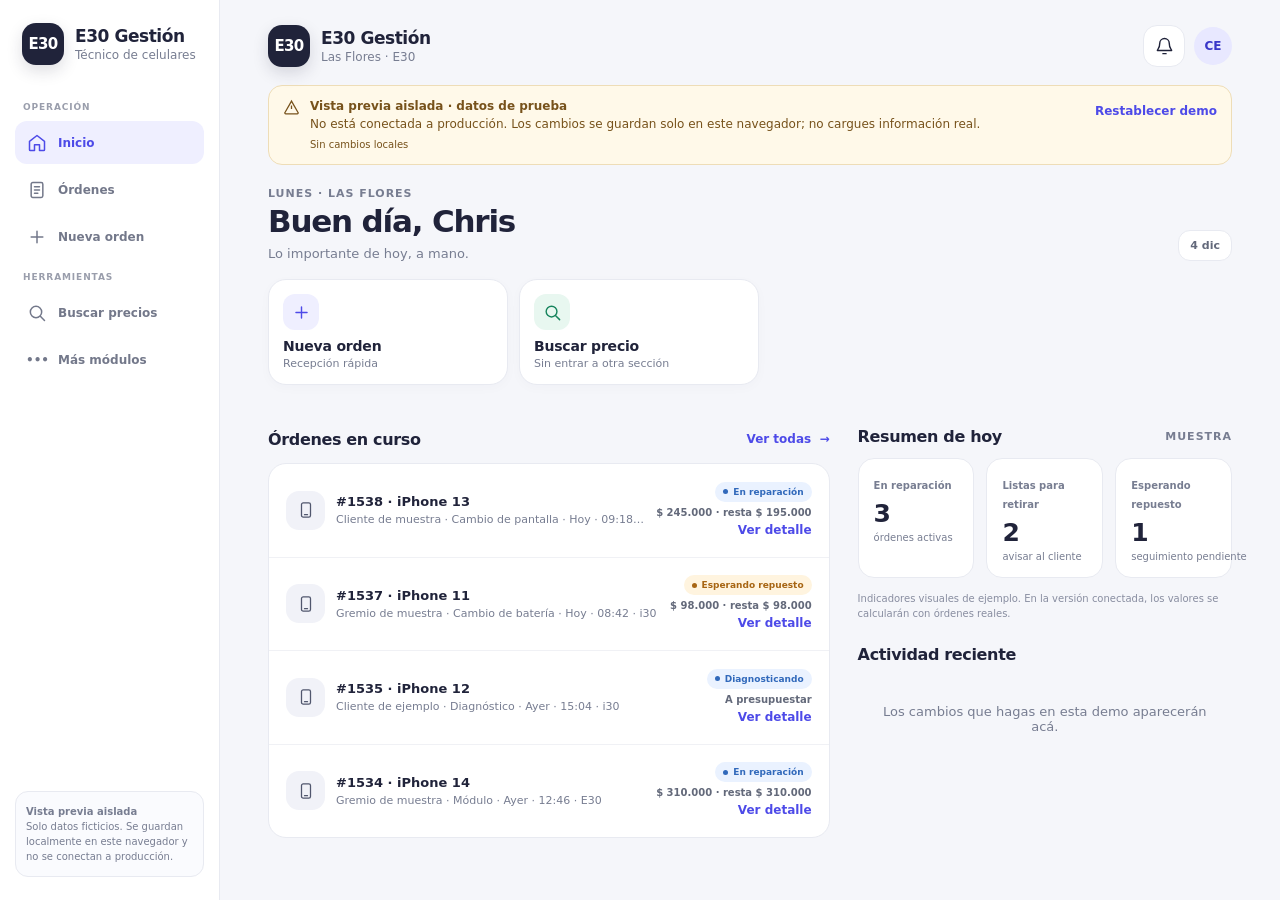
<file: gestion-nueva.html>
<!doctype html>
<html lang="es-AR">
<head>
  <meta charset="utf-8">
  <meta name="viewport" content="width=device-width, initial-scale=1, viewport-fit=cover">
  <meta name="theme-color" content="#f5f6fa">
  <title>E30 · Gestión nueva · Prototipo</title>
  <style>
    :root {
      color-scheme: light;
      --ink: #20233a;
      --muted: #777d91;
      --line: #e8eaf1;
      --surface: #fff;
      --canvas: #f5f6fa;
      --brand: #4d4ae8;
      --brand-dark: #3936c8;
      --brand-soft: #efefff;
      --green: #17845d;
      --green-soft: #e8f7f0;
      --amber: #a76513;
      --amber-soft: #fff4df;
      --blue: #3169bb;
      --blue-soft: #eaf2ff;
      --red: #bc4545;
      --shadow: 0 12px 36px rgba(31, 35, 69, .07);
      font-family: Inter, ui-sans-serif, system-ui, -apple-system, BlinkMacSystemFont, "Segoe UI", sans-serif;
    }
    * { box-sizing: border-box; }
    body { margin: 0; min-width: 320px; background: var(--canvas); color: var(--ink); }
    button, input, select, textarea { font: inherit; }
    button { color: inherit; }
    button:focus-visible, input:focus-visible, select:focus-visible, textarea:focus-visible { outline: 3px solid rgba(77, 74, 232, .2); outline-offset: 2px; }
    .app-shell { min-height: 100vh; }
    .sidebar { display: none; }
    .main { width: min(100%, 1160px); margin: 0 auto; padding: 18px 18px 104px; }
    .topbar { display: flex; align-items: center; justify-content: space-between; gap: 14px; margin-bottom: 18px; }
    .brand-lockup { display: flex; align-items: center; gap: 11px; min-width: 0; }
    .brand-mark { display: grid; width: 42px; height: 42px; place-items: center; border-radius: 14px; background: var(--ink); color: #fff; font-size: 15px; font-weight: 850; letter-spacing: -.7px; box-shadow: 0 6px 16px rgba(32,35,58,.15); }
    .brand-title { margin: 0; font-size: 17px; font-weight: 780; letter-spacing: -.45px; }
    .brand-subtitle { margin-top: 2px; color: var(--muted); font-size: 12px; }
    .top-actions { display: flex; align-items: center; gap: 9px; }
    .icon-button { display: grid; width: 42px; height: 42px; place-items: center; border: 1px solid var(--line); border-radius: 14px; background: #fff; cursor: pointer; }
    .icon-button svg, .nav-icon svg, .action-icon svg, .section-icon svg { width: 19px; height: 19px; fill: none; stroke: currentColor; stroke-width: 1.8; stroke-linecap: round; stroke-linejoin: round; }
    .user-dot { display: grid; width: 38px; height: 38px; place-items: center; border-radius: 50%; background: #e8e8ff; color: var(--brand-dark); font-size: 12px; font-weight: 800; }
    .prototype-banner { display: flex; gap: 10px; align-items: flex-start; margin-bottom: 20px; padding: 12px 14px; border: 1px solid #eeddb7; border-radius: 14px; background: #fff9e9; color: #77521b; font-size: 12px; line-height: 1.45; }
    .prototype-banner strong { display: block; margin-bottom: 1px; font-size: 12px; }
    .prototype-banner-content { flex: 1; min-width: 0; }
    .prototype-banner svg { flex: 0 0 17px; width: 17px; height: 17px; margin-top: 1px; fill: none; stroke: currentColor; stroke-width: 1.8; }
    .welcome { display: flex; align-items: flex-end; justify-content: space-between; gap: 14px; margin: 5px 0 18px; }
    .eyebrow { color: var(--muted); font-size: 11px; font-weight: 750; letter-spacing: .09em; text-transform: uppercase; }
    h1 { margin: 4px 0 0; font-size: clamp(24px, 5vw, 31px); letter-spacing: -1.2px; line-height: 1.12; }
    .welcome-note { margin: 7px 0 0; color: var(--muted); font-size: 13px; }
    .date-pill { flex: 0 0 auto; padding: 8px 11px; border: 1px solid var(--line); border-radius: 12px; background: #fff; color: #62687a; font-size: 11px; font-weight: 650; }
    .quick-grid { display: grid; grid-template-columns: 1fr 1fr; gap: 11px; margin: 18px 0; }
    .quick-card { display: flex; min-height: 106px; flex-direction: column; align-items: flex-start; justify-content: space-between; padding: 14px; border: 1px solid var(--line); border-radius: 18px; background: var(--surface); box-shadow: 0 3px 12px rgba(31,35,69,.025); text-align: left; cursor: pointer; transition: transform .16s ease, box-shadow .16s ease; }
    .quick-card:hover { transform: translateY(-2px); box-shadow: var(--shadow); }
    .action-icon { display: grid; width: 36px; height: 36px; place-items: center; border-radius: 12px; background: var(--brand-soft); color: var(--brand); }
    .quick-card.price .action-icon { background: var(--green-soft); color: var(--green); }
    .quick-card strong { margin-top: 10px; font-size: 14px; letter-spacing: -.2px; }
    .quick-card small { display: block; margin-top: 2px; color: var(--muted); font-size: 11px; }
    .section-heading { display: flex; align-items: center; justify-content: space-between; gap: 12px; margin: 24px 0 12px; }
    .section-heading h2 { margin: 0; font-size: 16px; letter-spacing: -.35px; }
    .text-button { padding: 5px 0; border: 0; background: none; color: var(--brand); font-size: 12px; font-weight: 720; cursor: pointer; }
    .metric-grid { display: grid; grid-template-columns: repeat(3, minmax(0,1fr)); gap: 9px; }
    .metric { min-width: 0; padding: 13px 12px; border: 1px solid var(--line); border-radius: 16px; background: var(--surface); }
    .metric-label { color: var(--muted); font-size: 10px; font-weight: 650; }
    .metric-value { display: block; margin-top: 8px; font-size: 22px; font-weight: 800; letter-spacing: -.8px; line-height: 1; font-variant-numeric: tabular-nums; }
    .metric-hint { display: block; margin-top: 6px; color: var(--muted); font-size: 10px; white-space: nowrap; }
    .orders-panel { overflow: hidden; border: 1px solid var(--line); border-radius: 18px; background: #fff; }
    .order-row { display: flex; align-items: center; gap: 11px; padding: 13px; border-bottom: 1px solid #f0f1f5; }
    .order-row:last-child { border-bottom: 0; }
    .order-device { display: grid; width: 39px; height: 39px; flex: 0 0 39px; place-items: center; border-radius: 13px; background: #f1f2f8; color: #51576e; }
    .order-device svg { width: 18px; height: 18px; fill: none; stroke: currentColor; stroke-width: 1.7; stroke-linecap: round; stroke-linejoin: round; }
    .order-main { min-width: 0; flex: 1; }
    .order-title { overflow: hidden; font-size: 12px; font-weight: 760; text-overflow: ellipsis; white-space: nowrap; }
    .order-meta { overflow: hidden; margin-top: 4px; color: var(--muted); font-size: 10px; text-overflow: ellipsis; white-space: nowrap; }
    .order-side { flex: 0 0 auto; text-align: right; }
    .status { display: inline-flex; align-items: center; gap: 5px; padding: 5px 8px; border-radius: 999px; font-size: 9px; font-weight: 750; white-space: nowrap; }
    .status::before { width: 5px; height: 5px; border-radius: 50%; background: currentColor; content: ""; }
    .status.repair { background: var(--blue-soft); color: var(--blue); }
    .status.ready { background: var(--green-soft); color: var(--green); }
    .status.waiting { background: var(--amber-soft); color: var(--amber); }
    .order-price { margin-top: 5px; color: #63697a; font-size: 10px; font-weight: 700; font-variant-numeric: tabular-nums; }
    .empty-state { padding: 28px 18px; color: var(--muted); font-size: 13px; text-align: center; }
    .search-box { display: flex; align-items: center; gap: 10px; padding: 0 13px; border: 1px solid var(--line); border-radius: 15px; background: #fff; }
    .search-box svg { width: 18px; height: 18px; flex: 0 0 18px; fill: none; stroke: #858a9a; stroke-width: 1.8; }
    .search-box input { width: 100%; min-width: 0; height: 48px; border: 0; outline: 0; background: transparent; color: var(--ink); font-size: 13px; }
    .search-box input:focus-visible { outline: 0; }
    .search-box:focus-within { border-color: #afadff; box-shadow: 0 0 0 3px rgba(77,74,232,.08); }
    .page { display: none; }
    .page.active { display: block; animation: enter .16s ease-out; }
    @keyframes enter { from { opacity: .65; transform: translateY(3px); } to { opacity: 1; transform: translateY(0); } }
    .page-title-row { margin: 4px 0 17px; }
    .page-title-row h1 { font-size: 25px; }
    .filter-row { display: flex; gap: 7px; overflow-x: auto; margin: 13px 0; padding-bottom: 3px; scrollbar-width: none; }
    .filter-row::-webkit-scrollbar { display: none; }
    .filter-chip { flex: 0 0 auto; padding: 8px 11px; border: 1px solid var(--line); border-radius: 999px; background: #fff; color: #696e80; font-size: 11px; font-weight: 700; cursor: pointer; }
    .filter-chip.active { border-color: var(--brand); background: var(--brand); color: #fff; }
    .price-list { display: grid; gap: 9px; margin-top: 12px; }
    .price-item { display: flex; align-items: center; gap: 12px; padding: 13px; border: 1px solid var(--line); border-radius: 15px; background: #fff; text-align: left; cursor: pointer; }
    .price-item:hover { border-color: #b9b8ff; }
    .price-item-main { min-width: 0; flex: 1; }
    .price-model { font-size: 12px; font-weight: 760; }
    .price-repair { overflow: hidden; margin-top: 4px; color: var(--muted); font-size: 10px; text-overflow: ellipsis; white-space: nowrap; }
    .price-value { color: var(--green); font-size: 14px; font-weight: 800; white-space: nowrap; font-variant-numeric: tabular-nums; }
    .sample-note { margin: 14px 0; color: #888da0; font-size: 10px; line-height: 1.45; }
    .orders-search { margin-bottom: 13px; }
    .bottom-nav { position: fixed; z-index: 5; right: 0; bottom: 0; left: 0; display: grid; grid-template-columns: repeat(4,1fr); padding: 8px 10px calc(8px + env(safe-area-inset-bottom)); border-top: 1px solid var(--line); background: rgba(255,255,255,.96); backdrop-filter: blur(16px); }
    .nav-button { display: grid; justify-items: center; gap: 4px; padding: 5px 4px; border: 0; border-radius: 12px; background: transparent; color: #858a9a; font-size: 9px; font-weight: 680; cursor: pointer; }
    .nav-button.active { color: var(--brand); }
    .nav-icon { display: grid; width: 26px; height: 24px; place-items: center; }
    .nav-icon svg { width: 20px; height: 20px; }
    .nav-button.primary .nav-icon { width: 33px; height: 26px; border-radius: 9px; background: var(--brand); color: #fff; }
    .modal-backdrop { position: fixed; z-index: 10; inset: 0; display: none; align-items: flex-end; justify-content: center; padding: 0; background: rgba(21,24,43,.42); }
    .modal-backdrop.open { display: flex; }
    .sheet { width: min(100%, 600px); max-height: 94dvh; overflow: auto; padding: 9px 19px calc(22px + env(safe-area-inset-bottom)); border-radius: 24px 24px 0 0; background: #fff; box-shadow: 0 -14px 50px rgba(20,22,50,.16); animation: rise .19s ease-out; }
    @keyframes rise { from { transform: translateY(18px); opacity: .5; } to { transform: translateY(0); opacity: 1; } }
    .sheet-grabber { width: 36px; height: 4px; margin: 2px auto 17px; border-radius: 4px; background: #dadce5; }
    .sheet-head { display: flex; align-items: flex-start; justify-content: space-between; gap: 12px; margin-bottom: 17px; }
    .sheet-head h2 { margin: 0; font-size: 20px; letter-spacing: -.55px; }
    .sheet-head p { margin: 4px 0 0; color: var(--muted); font-size: 11px; }
    .close-button { display: grid; width: 34px; height: 34px; flex: 0 0 34px; place-items: center; border: 0; border-radius: 50%; background: #f1f2f6; color: #696e80; font-size: 18px; cursor: pointer; }
    .field { margin: 13px 0; }
    .field label { display: block; margin-bottom: 6px; color: #5f6477; font-size: 11px; font-weight: 720; }
    .field input, .field select, .field textarea { width: 100%; min-height: 45px; padding: 11px 12px; border: 1px solid #dfe2eb; border-radius: 12px; background: #fff; color: var(--ink); font-size: 13px; }
    .field textarea { min-height: 70px; resize: vertical; }
    .field-help { margin-top: 5px; color: #8a8fa0; font-size: 10px; }
    .two-col { display: grid; grid-template-columns: 1fr 1fr; gap: 10px; }
    .segmented { display: grid; grid-template-columns: 1fr 1fr; gap: 5px; padding: 4px; border-radius: 13px; background: #f1f2f7; }
    .segment { min-height: 39px; border: 0; border-radius: 10px; background: transparent; color: #72778a; font-size: 12px; font-weight: 720; cursor: pointer; }
    .segment.active { background: #fff; color: var(--brand); box-shadow: 0 2px 5px rgba(23,25,52,.09); }
    .chips { display: flex; flex-wrap: wrap; gap: 7px; margin-top: 7px; }
    .chip { padding: 7px 10px; border: 1px solid var(--line); border-radius: 999px; background: #fff; color: #61667a; font-size: 10px; cursor: pointer; }
    .suggestion { display: none; margin: 9px 0; padding: 11px 12px; border: 1px solid #cde9d9; border-radius: 12px; background: var(--green-soft); color: #286b4f; font-size: 11px; }
    .suggestion.show { display: flex; align-items: center; justify-content: space-between; gap: 10px; }
    .suggestion button { padding: 6px 9px; border: 0; border-radius: 9px; background: #d5efdf; color: #1e6746; font-size: 10px; font-weight: 750; cursor: pointer; }
    .primary-button { display: flex; width: 100%; min-height: 48px; align-items: center; justify-content: center; gap: 8px; margin-top: 17px; border: 0; border-radius: 13px; background: var(--brand); color: #fff; font-size: 13px; font-weight: 760; cursor: pointer; box-shadow: 0 8px 18px rgba(77,74,232,.2); }
    .primary-button:hover { background: var(--brand-dark); }
    .primary-button:disabled { opacity: .55; cursor: wait; }
    .toast { position: fixed; z-index: 20; right: 16px; bottom: 82px; left: 16px; display: none; width: fit-content; max-width: calc(100% - 32px); margin: auto; padding: 11px 15px; border-radius: 12px; background: var(--ink); color: #fff; font-size: 12px; box-shadow: var(--shadow); }
    .toast.show { display: block; animation: enter .16s ease-out; }
    .more-grid { display: grid; grid-template-columns: repeat(2,minmax(0,1fr)); gap: 10px; }
    .module-card { display: flex; min-height: 102px; flex-direction: column; align-items: flex-start; justify-content: space-between; padding: 14px; border: 1px solid var(--line); border-radius: 16px; background: #fff; text-align: left; cursor: pointer; }
    .module-card:hover { border-color: #b9b8ff; box-shadow: 0 6px 18px rgba(31,35,69,.05); }
    .module-card .action-icon { width: 32px; height: 32px; }
    .module-card strong { font-size: 12px; }
    .module-card small { display: block; margin-top: 3px; color: var(--muted); font-size: 10px; }
    .form-card { margin: 14px 0; padding: 14px; border: 1px solid var(--line); border-radius: 16px; background: #fff; }
    .form-card h2 { margin: 0 0 12px; font-size: 14px; }
    .form-card input,.form-card select { width: 100%; min-height: 42px; padding: 10px 11px; border: 1px solid #dfe2eb; border-radius: 11px; background: #fff; font-size: 12px; }
    .form-card .primary-button { min-height: 43px; margin-top: 11px; }
    .form-grid { display: grid; grid-template-columns: 1fr 1fr; gap: 9px; }
    .form-card .field { margin: 9px 0; }
    .list-stack { display: grid; gap: 8px; }
    .list-card { display: flex; align-items: center; gap: 10px; padding: 12px; border: 1px solid var(--line); border-radius: 14px; background: #fff; }
    .list-card-main { min-width: 0; flex: 1; }
    .list-card-title { overflow: hidden; font-size: 12px; font-weight: 750; text-overflow: ellipsis; white-space: nowrap; }
    .list-card-meta { margin-top: 4px; color: var(--muted); font-size: 10px; }
    .list-card-value { flex: 0 0 auto; font-size: 12px; font-weight: 780; font-variant-numeric: tabular-nums; }
    .qty-controls { display: flex; align-items: center; gap: 6px; }
    .qty-controls button { display: grid; width: 29px; height: 29px; place-items: center; border: 1px solid var(--line); border-radius: 9px; background: #fff; color: var(--brand); font-size: 15px; font-weight: 750; cursor: pointer; }
    .qty-controls b { min-width: 20px; text-align: center; font-size: 12px; }
    .badge-soft { padding: 5px 8px; border-radius: 999px; background: var(--brand-soft); color: var(--brand); font-size: 9px; font-weight: 750; white-space: nowrap; }
    .badge-soft.low { background: var(--amber-soft); color: var(--amber); }
    .money-kpis { display: grid; grid-template-columns: repeat(2,minmax(0,1fr)); gap: 9px; margin: 12px 0; }
    .money-kpi { padding: 12px; border: 1px solid var(--line); border-radius: 14px; background: #fff; }
    .money-kpi span { display: block; color: var(--muted); font-size: 10px; }
    .money-kpi strong { display: block; margin-top: 6px; font-size: 17px; font-variant-numeric: tabular-nums; }
    .section-divider { margin: 20px 0 10px; color: var(--muted); font-size: 10px; font-weight: 800; letter-spacing: .08em; text-transform: uppercase; }
    .prototype-persist-note { margin: 10px 0 14px; padding: 10px 12px; border-radius: 12px; background: #f0f1f8; color: #6e7386; font-size: 10px; line-height: 1.45; }
    #demo-save-status { display: block; margin-top: 4px; font-size: 10px; }
    @media (max-width: 759px) {
      .prototype-banner { display: grid; grid-template-columns: 18px minmax(0,1fr); gap: 8px 10px; }
      .prototype-banner svg { grid-column: 1; grid-row: 1; }
      .prototype-banner-content { grid-column: 2; grid-row: 1; }
      #reset-demo { grid-column: 2; justify-self: start; margin: 0; }
    }
    @media (min-width: 760px) {
      .app-shell { display: grid; grid-template-columns: 220px minmax(0,1fr); }
      .sidebar { position: sticky; top: 0; display: flex; height: 100vh; flex-direction: column; padding: 23px 15px; border-right: 1px solid var(--line); background: #fff; }
      .sidebar .brand-lockup { padding: 0 7px 25px; }
      .side-label { margin: 12px 8px 7px; color: #9a9eac; font-size: 9px; font-weight: 800; letter-spacing: .1em; text-transform: uppercase; }
      .side-button { display: flex; align-items: center; gap: 11px; width: 100%; min-height: 43px; margin: 2px 0; padding: 0 11px; border: 0; border-radius: 12px; background: transparent; color: #73788a; font-size: 12px; font-weight: 670; text-align: left; cursor: pointer; }
      .side-button.active { background: var(--brand-soft); color: var(--brand); }
      .side-button .nav-icon { width: 21px; }
      .side-bottom { margin-top: auto; padding: 12px 10px; border: 1px solid var(--line); border-radius: 13px; background: #fafbfe; color: #777d91; font-size: 10px; line-height: 1.5; }
      .main { width: min(100%, 1240px); padding: 25px 30px 45px; }
      .bottom-nav { display: none; }
      .prototype-banner { margin-bottom: 22px; }
      .quick-grid { grid-template-columns: repeat(2,minmax(190px, 240px)); }
      .metric-grid { max-width: 640px; gap: 12px; }
      .metric { padding: 15px; }
      .metric-value { font-size: 25px; }
      .order-row { padding: 15px 17px; }
      .order-title { font-size: 13px; }
      .order-meta { font-size: 11px; }
      .more-grid { grid-template-columns: repeat(3,minmax(0,1fr)); gap: 12px; }
      .form-card { max-width: 660px; padding: 17px; }
      .stock-edit { grid-column: 1 / -1; align-items: end; gap: 8px; }
      .price-item-wrap { display: grid; grid-template-columns: minmax(0,1fr) auto; align-items: center; gap: 8px; }
      .list-stack { gap: 9px; }
      .modal-backdrop { align-items: center; padding: 20px; }
      .sheet { max-height: min(90dvh, 800px); padding: 13px 24px 25px; border-radius: 23px; }
      .sheet-grabber { margin-bottom: 20px; }
      .toast { bottom: 24px; }
    }
    @media (min-width: 1100px) {
      .main { padding-right: 48px; padding-left: 48px; }
      .content-grid { display: grid; grid-template-columns: minmax(0,1.2fr) minmax(290px,.8fr); gap: 28px; align-items: start; }
      .content-grid .section-heading:first-child { margin-top: 24px; }
    }
    @media (prefers-reduced-motion: reduce) { *, *::before, *::after { scroll-behavior: auto !important; animation-duration: .01ms !important; transition-duration: .01ms !important; } }
  </style>
</head>
<body>
  <div class="app-shell">
    <aside class="sidebar" aria-label="Navegación principal">
      <div class="brand-lockup"><div class="brand-mark">E30</div><div><p class="brand-title">E30 Gestión</p><div class="brand-subtitle">Técnico de celulares</div></div></div>
      <div class="side-label">Operación</div>
      <button class="side-button active" data-page="home"><span class="nav-icon"><svg viewBox="0 0 24 24"><path d="m3 10 9-7 9 7v10a1 1 0 0 1-1 1h-5v-7H9v7H4a1 1 0 0 1-1-1z"/></svg></span>Inicio</button>
      <button class="side-button" data-page="orders"><span class="nav-icon"><svg viewBox="0 0 24 24"><rect x="5" y="3" width="14" height="18" rx="2"/><path d="M9 8h6M9 12h6M9 16h4"/></svg></span>Órdenes</button>
      <button class="side-button" data-action="new-order"><span class="nav-icon"><svg viewBox="0 0 24 24"><path d="M12 5v14M5 12h14"/></svg></span>Nueva orden</button>
      <div class="side-label">Herramientas</div>
      <button class="side-button" data-page="prices"><span class="nav-icon"><svg viewBox="0 0 24 24"><circle cx="10.8" cy="10.8" r="6.8"/><path d="m16 16 5 5"/></svg></span>Buscar precios</button>
      <button class="side-button" data-page="more"><span class="nav-icon">•••</span>Más módulos</button>
      <div class="side-bottom"><strong>Vista previa aislada</strong><br>Solo datos ficticios. Se guardan localmente en este navegador y no se conectan a producción.</div>
    </aside>

    <main class="main">
      <header class="topbar">
        <div class="brand-lockup"><div class="brand-mark">E30</div><div><p class="brand-title">E30 Gestión</p><div class="brand-subtitle">Las Flores · E30</div></div></div>
        <div class="top-actions"><button class="icon-button" type="button" aria-label="Notificaciones"><svg viewBox="0 0 24 24"><path d="M18 8a6 6 0 0 0-12 0c0 7-3 7-3 9h18c0-2-3-2-3-9M10 21h4"/></svg></button><div class="user-dot" aria-label="Usuario Chris">CE</div></div>
      </header>

      <div class="prototype-banner" role="note">
        <svg viewBox="0 0 24 24"><path d="M12 3 2.8 19a1.3 1.3 0 0 0 1.1 2h16.2a1.3 1.3 0 0 0 1.1-2L12 3Z"/><path d="M12 9v5M12 17.5v.1"/></svg>
        <div class="prototype-banner-content"><strong>Vista previa aislada · datos de prueba</strong>No está conectada a producción. Los cambios se guardan solo en este navegador; no cargues información real. <span id="demo-save-status" aria-live="polite">Sin cambios locales</span></div><button class="text-button" id="reset-demo" type="button">Restablecer demo</button>
      </div>

      <section class="page active" id="page-home" aria-labelledby="home-title">
        <div class="welcome"><div><div class="eyebrow">Lunes · Las Flores</div><h1 id="home-title">Buen día, Chris</h1><p class="welcome-note">Lo importante de hoy, a mano.</p></div><div class="date-pill" id="today-label">Hoy</div></div>

        <div class="quick-grid">
          <button class="quick-card" type="button" data-action="new-order"><span class="action-icon"><svg viewBox="0 0 24 24"><path d="M12 5v14M5 12h14"/></svg></span><span><strong>Nueva orden</strong><small>Recepción rápida</small></span></button>
          <button class="quick-card price" type="button" data-page="prices"><span class="action-icon"><svg viewBox="0 0 24 24"><circle cx="10.8" cy="10.8" r="6.8"/><path d="m16 16 5 5"/></svg></span><span><strong>Buscar precio</strong><small>Sin entrar a otra sección</small></span></button>
        </div>

        <div class="content-grid">
          <div>
            <div class="section-heading"><h2>Órdenes en curso</h2><button class="text-button" type="button" data-page="orders">Ver todas&nbsp; →</button></div>
            <div class="orders-panel" id="home-orders"></div>
          </div>
          <div>
            <div class="section-heading"><h2>Resumen de hoy</h2><span class="eyebrow">Muestra</span></div>
            <div class="metric-grid">
              <div class="metric"><span class="metric-label">En reparación</span><strong class="metric-value" id="metric-repair">4</strong><span class="metric-hint">órdenes activas</span></div>
              <div class="metric"><span class="metric-label">Listas para retirar</span><strong class="metric-value" id="metric-ready">2</strong><span class="metric-hint">avisar al cliente</span></div>
              <div class="metric"><span class="metric-label">Esperando repuesto</span><strong class="metric-value" id="metric-waiting">1</strong><span class="metric-hint">seguimiento pendiente</span></div>
            </div>
            <p class="sample-note">Indicadores visuales de ejemplo. En la versión conectada, los valores se calcularán con órdenes reales.</p>
            <div class="section-heading"><h2>Actividad reciente</h2></div><div class="list-stack" id="activity-list"></div>
          </div>
        </div>
      </section>

      <section class="page" id="page-orders" aria-labelledby="orders-title">
        <div class="page-title-row"><div class="eyebrow">Operación</div><h1 id="orders-title">Órdenes</h1><p class="welcome-note">Encontrá una reparación sin recorrer listas largas.</p></div>
        <label class="search-box orders-search"><svg viewBox="0 0 24 24"><circle cx="10.8" cy="10.8" r="6.8"/><path d="m16 16 5 5"/></svg><input id="order-search" type="search" placeholder="N.º, cliente, teléfono o modelo" autocomplete="off"></label>
        <div class="filter-row" id="order-filters" aria-label="Filtrar órdenes">
          <button class="filter-chip active" type="button" data-filter="Todas">Todas</button><button class="filter-chip" type="button" data-filter="Recibido">Recibidas</button><button class="filter-chip" type="button" data-filter="Diagnosticando">Diagnóstico</button><button class="filter-chip" type="button" data-filter="En reparación">En reparación</button><button class="filter-chip" type="button" data-filter="Listo">Listas</button><button class="filter-chip" type="button" data-filter="Esperando repuesto">Esperando repuesto</button><button class="filter-chip" type="button" data-filter="Entregado">Entregadas</button>
        </div>
        <div class="orders-panel" id="all-orders"></div>
      </section>

      <section class="page" id="page-prices" aria-labelledby="prices-title">
        <div class="page-title-row"><div class="eyebrow">Consulta rápida</div><h1 id="prices-title">Buscar precio</h1><p class="welcome-note">Modelo y reparación; el resultado aparece al instante.</p></div>
        <label class="search-box"><svg viewBox="0 0 24 24"><circle cx="10.8" cy="10.8" r="6.8"/><path d="m16 16 5 5"/></svg><input id="price-search" type="search" placeholder="Ej.: iPhone 13 pantalla" autocomplete="off"></label>
        <div class="filter-row" id="price-filters" aria-label="Filtrar precios"><button class="filter-chip active" type="button" data-brand="Todos">Todos</button><button class="filter-chip" type="button" data-brand="iPhone">iPhone</button><button class="filter-chip" type="button" data-brand="Motorola">Motorola</button><button class="filter-chip" type="button" data-brand="Samsung">Samsung</button></div>
        <form class="form-card" id="price-form"><h2>Agregar o actualizar precio</h2><div class="form-grid"><div class="field"><label for="price-brand">Marca</label><input id="price-brand" required placeholder="Ej.: Samsung"></div><div class="field"><label for="price-model">Modelo</label><input id="price-model" required placeholder="Ej.: A55"></div></div><div class="form-grid"><div class="field"><label for="price-service">Reparación</label><input id="price-service" required placeholder="Ej.: Pantalla"></div><div class="field"><label for="price-amount">Precio</label><input id="price-amount" type="number" min="1" required placeholder="$ 0"></div></div><button class="primary-button" type="submit">Guardar precio de muestra</button></form>
        <div class="price-list" id="price-results"></div>
        <p class="sample-note">Precios inventados para mostrar el diseño. No uses estos importes para presupuestar.</p>
      </section>

      <section class="page" id="page-more" aria-labelledby="more-title">
        <div class="page-title-row"><div class="eyebrow">Gestión</div><h1 id="more-title">Más módulos</h1><p class="welcome-note">Recorridos de muestra para el resto de la operación.</p></div>
        <div class="more-grid">
          <button class="module-card" data-page="clients"><span class="action-icon">♙</span><span><strong>Clientes</strong><small>Ficha e historial</small></span></button>
          <button class="module-card" data-page="stock"><span class="action-icon">▣</span><span><strong>Stock</strong><small>Accesorios y alertas</small></span></button>
          <button class="module-card" data-page="sales"><span class="action-icon">$</span><span><strong>Ventas</strong><small>Registrar una venta</small></span></button>
          <button class="module-card" data-page="budgets"><span class="action-icon">≋</span><span><strong>Presupuestos</strong><small>Estimaciones abiertas</small></span></button>
          <button class="module-card" data-page="cash"><span class="action-icon">◷</span><span><strong>Caja</strong><small>Ingresos y egresos</small></span></button>
          <button class="module-card" data-page="receivables"><span class="action-icon">◉</span><span><strong>Cuentas por cobrar</strong><small>Saldos de órdenes</small></span></button>
          <button class="module-card" data-page="reports"><span class="action-icon">▤</span><span><strong>Informes</strong><small>Ventas, costos y margen</small></span></button>
          <button class="module-card" data-page="pending-costs"><span class="action-icon">⌁</span><span><strong>Costos pendientes</strong><small>Órdenes entregadas sin cierre</small></span></button>
        </div>
      </section>

      <section class="page" id="page-clients"><div class="page-title-row"><div class="eyebrow">Personas</div><h1>Clientes</h1><p class="welcome-note">Fichas con contacto, saldo e historial de reparaciones.</p></div><form class="form-card" id="client-form"><h2>Agregar cliente</h2><div class="form-grid"><div class="field"><label for="client-new-name">Nombre</label><input id="client-new-name" required placeholder="Nombre y apellido"></div><div class="field"><label for="client-new-phone">Teléfono</label><input id="client-new-phone" type="tel" placeholder="11 1234-5678"></div></div><button class="primary-button" type="submit">Guardar cliente de muestra</button></form><label class="search-box"><input id="client-search" type="search" placeholder="Buscar nombre o teléfono"></label><div class="list-stack" id="client-list"></div></section>
      <section class="page" id="page-stock"><div class="page-title-row"><div class="eyebrow">Inventario</div><h1>Stock</h1><p class="welcome-note">Catálogo, existencias, costo y precio de venta.</p></div><form class="form-card" id="stock-form"><h2>Agregar producto</h2><div class="form-grid"><div class="field"><label for="stock-name">Producto</label><input id="stock-name" required placeholder="Ej.: Funda iPhone 13"></div><div class="field"><label for="stock-category">Categoría</label><input id="stock-category" required placeholder="Accesorios"></div></div><div class="form-grid"><div class="field"><label for="stock-qty">Cantidad inicial</label><input id="stock-qty" type="number" min="0" required value="0"></div><div class="field"><label for="stock-cost">Costo unitario</label><input id="stock-cost" type="number" min="0" required placeholder="$ 0"></div></div><div class="field"><label for="stock-price">Precio de venta</label><input id="stock-price" type="number" min="1" required placeholder="$ 0"></div><button class="primary-button" type="submit">Guardar producto de muestra</button></form><div class="money-kpis" id="stock-kpis"></div><div class="list-stack" id="stock-list"></div></section>
      <section class="page" id="page-sales"><div class="page-title-row"><div class="eyebrow">Mostrador</div><h1>Ventas</h1><p class="welcome-note">Ventas ficticias; el total se refleja en la caja de muestra.</p></div><form class="form-card" id="sale-form"><h2>Registrar venta</h2><div class="field"><label for="sale-product">Producto</label><select id="sale-product" required></select></div><div class="form-grid"><div class="field"><label for="sale-qty">Cantidad</label><input id="sale-qty" type="number" min="1" value="1" required></div><div class="field"><label for="sale-method">Medio de pago</label><select id="sale-method"><option>Efectivo</option><option>Transferencia</option><option>Mercado Pago</option><option>Tarjeta</option><option>Otro</option></select></div></div><div class="form-grid"><div class="field"><label for="sale-business">Negocio</label><select id="sale-business"><option value="E30">E30 · Las Flores</option><option value="i30">i30 · Moreno</option></select></div><div class="field"><label for="sale-local">Sucursal</label><select id="sale-local"><option>Demóstenes 3101 — Las Flores</option><option>Piovano 2960 — Moreno</option></select></div></div><div class="form-grid"><div class="field"><label for="sale-customer">Cliente · opcional</label><input id="sale-customer" placeholder="Consumidor final"></div><div class="field"><label for="sale-phone">Teléfono · opcional</label><input id="sale-phone" type="tel" placeholder="11 1234-5678"></div></div><button class="primary-button" type="submit">Registrar venta de muestra</button></form><div class="section-divider">Movimientos recientes</div><div class="list-stack" id="sales-list"></div></section>
      <section class="page" id="page-budgets"><div class="page-title-row"><div class="eyebrow">Reparaciones</div><h1>Presupuestos</h1><p class="welcome-note">Crear estimaciones de ejemplo sin abrir una orden.</p></div><form class="form-card" id="budget-form"><h2>Nuevo presupuesto</h2><div class="field"><label for="budget-client">Cliente</label><input id="budget-client" required placeholder="Nombre del cliente"></div><div class="form-grid"><div class="field"><label for="budget-brand">Marca</label><input id="budget-brand" placeholder="Samsung"></div><div class="field"><label for="budget-device">Modelo</label><input id="budget-device" required placeholder="A55"></div></div><div class="field"><label for="budget-work">Trabajo</label><input id="budget-work" required placeholder="Reparación estimada"></div><div class="form-grid"><div class="field"><label for="budget-amount">Importe</label><input id="budget-amount" type="number" min="0" required placeholder="$ 0"></div><div class="field"><label for="budget-validity">Válido hasta</label><input id="budget-validity" type="date"></div></div><div class="form-grid"><div class="field"><label for="budget-business">Negocio</label><select id="budget-business"><option value="E30">E30 · Las Flores</option><option value="i30">i30 · Moreno</option></select></div><div class="field"><label for="budget-local">Sucursal</label><select id="budget-local"><option>Demóstenes 3101 — Las Flores</option><option>Piovano 2960 — Moreno</option></select></div></div><button class="primary-button" type="submit">Guardar presupuesto de muestra</button></form><div class="list-stack" id="budget-list"></div></section>
      <section class="page" id="page-cash"><div class="page-title-row"><div class="eyebrow">Finanzas</div><h1>Caja</h1><p class="welcome-note">Resumen de los movimientos ficticios de esta sesión.</p></div><div class="money-kpis" id="cash-kpis"></div><form class="form-card" id="cash-form"><h2>Nuevo movimiento</h2><div class="form-grid"><div class="field"><label for="cash-kind">Tipo</label><select id="cash-kind"><option value="ingreso">Ingreso</option><option value="egreso">Egreso</option></select></div><div class="field"><label for="cash-amount">Importe</label><input id="cash-amount" type="number" min="1" required placeholder="$ 0"></div></div><div class="form-grid"><div class="field"><label for="cash-note">Concepto</label><input id="cash-note" required placeholder="Descripción"></div><div class="field"><label for="cash-method">Medio</label><select id="cash-method"><option>Efectivo</option><option>Transferencia</option><option>Mercado Pago</option><option>Tarjeta</option><option>Otro</option></select></div></div><div class="form-grid"><div class="field"><label for="cash-business">Negocio</label><select id="cash-business"><option value="E30">E30 · Las Flores</option><option value="i30">i30 · Moreno</option></select></div><div class="field"><label for="cash-local">Sucursal</label><select id="cash-local"><option>Demóstenes 3101 — Las Flores</option><option>Piovano 2960 — Moreno</option></select></div></div><button class="primary-button" type="submit">Agregar movimiento de muestra</button></form><div class="list-stack" id="cash-list"></div></section>
      <section class="page" id="page-receivables"><div class="page-title-row"><div class="eyebrow">Finanzas</div><h1>Cuentas por cobrar</h1><p class="welcome-note">Órdenes con saldo pendiente y acceso rápido a su seguimiento.</p></div><div class="money-kpis" id="receivable-kpis"></div><div class="list-stack" id="receivable-list"></div></section>
      <section class="page" id="page-reports"><div class="page-title-row"><div class="eyebrow">Análisis</div><h1>Rentabilidad por sucursal</h1><p class="welcome-note">Compará importes, costos cargados y margen bruto estimado entre E30 y i30.</p></div><div class="form-grid report-filters"><div class="field"><label for="report-branch">Sucursal</label><select id="report-branch"><option value="Todas">Las dos sucursales</option><option value="E30">E30 · Las Flores</option><option value="i30">i30 · Moreno</option></select></div><div class="field"><label for="report-month">Período</label><input id="report-month" type="month"></div></div><div class="money-kpis" id="report-kpis"></div><div class="section-divider">Comparación de sucursales</div><div class="list-stack" id="branch-profit-breakdown"></div><div class="section-divider">Detalle de la sucursal elegida</div><div class="list-stack" id="report-breakdown"></div><p class="sample-note">Ganancia bruta estimada = facturación cargada − costos registrados. Los costos faltantes pueden inflar la ganancia. El saldo de caja es otro indicador.</p></section>
      <section class="page" id="page-pending-costs"><div class="page-title-row"><div class="eyebrow">Cierre de órdenes</div><h1>Costos pendientes</h1><p class="welcome-note">Reparaciones entregadas que todavía necesitan registrar sus costos.</p></div><div class="money-kpis" id="pending-cost-kpis"></div><div class="list-stack" id="pending-cost-list"></div></section>
    </main>
  </div>

  <nav class="bottom-nav" aria-label="Navegación inferior">
    <button class="nav-button active" type="button" data-page="home"><span class="nav-icon"><svg viewBox="0 0 24 24"><path d="m3 10 9-7 9 7v10a1 1 0 0 1-1 1h-5v-7H9v7H4a1 1 0 0 1-1-1z"/></svg></span>Inicio</button>
    <button class="nav-button primary" type="button" data-action="new-order"><span class="nav-icon"><svg viewBox="0 0 24 24"><path d="M12 5v14M5 12h14"/></svg></span>Nueva orden</button>
    <button class="nav-button" type="button" data-page="prices"><span class="nav-icon"><svg viewBox="0 0 24 24"><circle cx="10.8" cy="10.8" r="6.8"/><path d="m16 16 5 5"/></svg></span>Precios</button>
    <button class="nav-button" type="button" data-page="more"><span class="nav-icon">•••</span>Más</button>
  </nav>

  <div class="modal-backdrop" id="order-modal" aria-hidden="true">
    <section class="sheet" role="dialog" aria-modal="true" aria-labelledby="order-modal-title">
      <div class="sheet-grabber" aria-hidden="true"></div>
      <div class="sheet-head"><div><h2 id="order-modal-title">Nueva orden</h2><p>Los datos obligatorios, sin pasos de más.</p></div><button class="close-button" type="button" data-close aria-label="Cerrar">×</button></div>
      <form id="new-order-form">
        <div class="field"><label>Tipo de atención</label><div class="segmented" role="group" aria-label="Tipo de atención"><button class="segment active" type="button" data-kind="Particular" aria-pressed="true">Particular</button><button class="segment" type="button" data-kind="Gremio" aria-pressed="false">Gremio</button></div></div>
        <div class="field" id="client-field"><label for="client-name">Cliente</label><input id="client-name" name="cliente" placeholder="Nombre y apellido" list="demo-client-options" autocomplete="name"><datalist id="demo-client-options"></datalist></div>
        <div class="field" id="phone-field"><label for="client-phone">Teléfono <span style="font-weight:500;color:#9297a6">· opcional</span></label><input id="client-phone" name="telefono" type="tel" inputmode="tel" placeholder="Para avisarle cuando esté lista" autocomplete="tel"></div>
        <div class="field" id="guild-field" hidden><label for="guild-name">Gremio / técnico</label><input id="guild-name" name="gremio" placeholder="Elegí o escribí el nombre" list="guild-options" autocomplete="organization"><datalist id="guild-options"><option value="Gremio de muestra"></option></datalist></div>
        <div class="two-col">
          <div class="field"><label for="business">Negocio</label><select id="business" name="negocio"><option>E30</option><option>i30</option></select></div>
          <div class="field"><label for="order-local">Sucursal</label><select id="order-local" name="local"><option>Demóstenes 3101 — Las Flores</option><option>Piovano 2960 — Moreno</option></select></div>
        </div>
        <div class="two-col"><div class="field"><label for="order-brand">Marca</label><input id="order-brand" name="marca" placeholder="Ej.: Apple, Samsung" autocomplete="off"></div><div class="field"><label for="device">Modelo</label><input id="device" name="modelo" placeholder="Ej.: iPhone 13" required autocomplete="off"></div></div>
        <div class="field"><label for="fault">Falla principal</label><input id="fault" name="falla" placeholder="¿Qué le pasa al equipo?" required autocomplete="off"><div class="chips"><button class="chip" type="button" data-fault="Pantalla">Pantalla</button><button class="chip" type="button" data-fault="Batería">Batería</button><button class="chip" type="button" data-fault="Pin de carga">Pin de carga</button><button class="chip" type="button" data-fault="Software">Software</button></div></div>
        <div class="suggestion" id="price-suggestion"><span id="suggestion-copy"></span><button type="button" id="use-suggestion">Usar precio</button></div>
        <div class="field"><label for="order-work">Trabajo a realizar</label><input id="order-work" name="trabajo" placeholder="Ej.: cambio de pantalla"></div>
        <div class="field"><label for="device-condition">Estado físico al recibir</label><textarea id="device-condition" name="obsEquipo" placeholder="Golpes, pantalla rota, accesorios recibidos..."></textarea></div>
        <div class="two-col"><div class="field"><label for="total">Total estimado</label><input id="total" name="total" type="number" min="0" inputmode="numeric" placeholder="$ 0"></div><div class="field"><label for="deposit">Seña <span style="font-weight:500;color:#9297a6">· opcional</span></label><input id="deposit" name="sena" type="number" min="0" inputmode="numeric" placeholder="$ 0"></div></div>
        <div class="two-col"><div class="field"><label for="deposit-method">Medio de la seña</label><select id="deposit-method" name="pago"><option>Sin pago</option><option>Efectivo</option><option>Transferencia</option><option>Mercado Pago</option><option>Tarjeta</option><option>Otro</option></select></div><div class="field"><label for="order-warranty">Garantía prevista</label><select id="order-warranty" name="garantiaDias"><option value="30">30 días</option><option value="60">60 días</option></select></div></div>
        <div class="two-col"><div class="field"><label for="order-status">Estado inicial</label><select id="order-status" name="estado"><option>Recibido</option><option>Pendiente</option><option>Diagnosticando</option><option>Esperando repuesto</option><option>En reparación</option><option>Listo</option><option>Entregado</option><option>Cancelado</option><option>Sin reparación</option></select></div><div class="field"><label for="order-delivery">Entrega estimada</label><input id="order-delivery" name="entrega" type="date"></div></div>
        <div class="two-col"><div class="field"><label for="imei">IMEI <span style="font-weight:500;color:#9297a6">· opcional</span></label><input id="imei" name="imei" inputmode="numeric" autocomplete="off" placeholder="Identificación del equipo"></div><div class="field"><label for="unlock-code">Código del equipo <span style="font-weight:500;color:#9297a6">· opcional</span></label><input id="unlock-code" name="desbloqueo" autocomplete="off" placeholder="Solo con autorización del cliente"></div></div>
        <div class="field"><label for="internal-note">Nota técnica interna <span style="font-weight:500;color:#9297a6">· opcional</span></label><textarea id="internal-note" name="obsTecnico" placeholder="Indicaciones privadas para el técnico"></textarea><div class="field-help">No aparece en el comprobante para el cliente.</div></div>
        <div class="field"><label for="note">Nota de recepción <span style="font-weight:500;color:#9297a6">· opcional</span></label><textarea id="note" name="nota" placeholder="Detalle adicional que quieras conservar en el historial"></textarea><div class="field-help">Datos ficticios de esta demo; guardado local en este navegador.</div></div>
        <button class="primary-button" type="submit"><span>＋</span> Crear orden de muestra</button>
      </form>
    </section>
  </div>
  <div class="modal-backdrop" id="order-detail-modal" aria-hidden="true">
    <section class="sheet" role="dialog" aria-modal="true" aria-labelledby="detail-title">
      <div class="sheet-grabber" aria-hidden="true"></div>
      <div class="sheet-head"><div><h2 id="detail-title">Detalle de orden</h2><p id="detail-subtitle">Seguimiento y pagos de muestra</p></div><button class="close-button" type="button" data-close-detail aria-label="Cerrar">×</button></div>
      <p class="prototype-persist-note" id="detail-device-info"></p>
      <div class="form-grid" style="margin:10px 0 14px"><a class="filter-chip" id="detail-whatsapp" href="#" target="_blank" rel="noopener noreferrer" hidden>Enviar actualización por WhatsApp</a><button class="filter-chip" id="detail-print" type="button">Imprimir comprobante</button><button class="filter-chip" id="detail-edit-order" type="button">Editar datos de recepción</button></div>
      <div class="money-kpis" id="order-payment-summary"></div>
      <form id="order-detail-form">
        <div class="two-col"><div class="field"><label for="detail-status">Estado</label><select id="detail-status"><option>Recibido</option><option>Diagnosticando</option><option>Esperando repuesto</option><option>En reparación</option><option>Listo</option><option>Entregado</option><option>Sin reparación</option></select></div><div class="field"><label for="detail-total">Precio acordado</label><input id="detail-total" type="number" min="0" required></div></div>
        <div class="two-col"><div class="field"><label for="detail-warranty-days">Garantía al entregar (días)</label><input id="detail-warranty-days" type="number" min="0" max="365" value="30"></div><div class="field"><label>Entrega / garantía</label><div class="prototype-persist-note" id="detail-warranty-info">Se calcula al marcar la orden como entregada.</div></div></div>
        <div class="field"><label>Costos de reparación</label><div class="form-grid"><input id="cost-concept" placeholder="Repuesto o insumo" aria-label="Concepto del costo"><input id="cost-amount" type="number" min="1" placeholder="Importe" aria-label="Importe del costo"></div><button class="text-button" id="add-cost" type="button">＋ Agregar costo</button><div class="list-stack" id="order-cost-list"></div></div>
        <div class="field"><label for="detail-payment">Registrar pago</label><input id="detail-payment" type="number" min="0" placeholder="$ 0"></div>
        <div class="field"><label for="detail-method">Medio del pago</label><select id="detail-method"><option>Efectivo</option><option>Transferencia</option><option>Tarjeta</option><option>Otro</option></select></div>
        <div class="field"><label for="detail-note">Agregar nota de seguimiento</label><textarea id="detail-note" placeholder="Diagnóstico, repuesto pedido o comunicación al cliente"></textarea></div>
        <button class="primary-button" type="submit">Guardar cambios de muestra</button>
      </form>
      <div class="section-divider">Historial de pagos</div><div class="list-stack" id="order-payment-list"></div>
    </section>
  </div>
  <div class="modal-backdrop" id="reset-demo-modal" aria-hidden="true">
    <section class="sheet" role="alertdialog" aria-modal="true" aria-labelledby="reset-demo-title">
      <div class="sheet-grabber" aria-hidden="true"></div><div class="sheet-head"><div><h2 id="reset-demo-title">Restablecer la demo</h2><p>Se borrarán solo los cambios ficticios guardados en este navegador.</p></div><button class="close-button" type="button" id="cancel-reset-close" aria-label="Cancelar">×</button></div>
      <p class="prototype-persist-note">Las órdenes reales de producción no están conectadas a esta vista previa y no se verán afectadas.</p>
      <div class="form-grid"><button class="filter-chip" id="cancel-reset" type="button">Seguir probando</button><button class="primary-button" id="confirm-reset" type="button">Restablecer datos ficticios</button></div>
    </section>
  </div>
  <div class="toast" id="toast" role="status" aria-live="polite"></div>

  <script src="assets/e30-demo-repository.js?v=6"></script>
  <script src="assets/e30-price-search.js?v=1"></script>
  <script>
    // Vista previa aislada. Solo datos ficticios; persiste en localStorage de este navegador y no usa Supabase.
    const sampleOrders = [
      { n: 1538, cliente: "Cliente de muestra", telefono: "11 0000-0001", modelo: "iPhone 13", falla: "Cambio de pantalla", estado: "En reparación", total: 245000, costo: 112000, pagos: [{ importe: 50000, medio: "Efectivo", fecha: "Hoy · 09:18" }], notas: ["Equipo recibido sin golpes visibles"], fecha: "Hoy · 09:18" },
      { n: 1537, cliente: "Técnico de muestra", gremio: "Gremio de muestra", modelo: "iPhone 11", falla: "Cambio de batería", estado: "Esperando repuesto", total: 98000, costo: 42000, pagos: [], notas: ["Repuesto pedido"], fecha: "Hoy · 08:42" },
      { n: 1536, cliente: "Persona de prueba", telefono: "11 0000-0002", modelo: "Samsung A54", falla: "Pin de carga", estado: "Listo", total: 132000, costo: 55000, pagos: [{ importe: 50000, medio: "Transferencia", fecha: "Ayer · 16:20" }], notas: [], fecha: "Ayer · 16:20" },
      { n: 1535, cliente: "Cliente de ejemplo", telefono: "11 0000-0003", modelo: "iPhone 12", falla: "Diagnóstico", estado: "Diagnosticando", total: 0, costo: 0, pagos: [], notas: [], fecha: "Ayer · 15:04" },
      { n: 1534, cliente: "Gremio de muestra", gremio: "Gremio de muestra", modelo: "iPhone 14", falla: "Módulo", estado: "En reparación", total: 310000, costo: 146000, pagos: [], notas: [], fecha: "Ayer · 12:46" },
      { n: 1533, cliente: "Persona de prueba", telefono: "11 0000-0002", modelo: "Motorola G84", falla: "Centro de carga", estado: "Listo", total: 87000, costo: 37000, pagos: [], notas: [], fecha: "Ayer · 11:03" },
      { n: 1532, cliente: "Cliente de muestra", telefono: "11 0000-0001", modelo: "iPhone 13 Pro", falla: "Cámara trasera", estado: "En reparación", total: 175000, costo: 72000, pagos: [], notas: [], fecha: "Ayer · 10:21" },
      { n: 1531, cliente: "Cliente de prueba", telefono: "11 0000-0004", modelo: "Samsung S21 FE", falla: "Cambio de módulo", estado: "Entregado", total: 215000, costo: 0, costos: [], pagos: [{ importe: 215000, medio: "Transferencia", fecha: "Ayer · 09:10" }], notas: [], fecha: "Ayer · 09:10", entregada: "2026-11-07T12:10:00.000Z", garantiaDias: 30 }
    ];
    const samplePrices = [
      { marca: "iPhone", modelo: "13", servicio: "Pantalla", precio: 245000 },
      { marca: "iPhone", modelo: "13", servicio: "Batería", precio: 118000 },
      { marca: "iPhone", modelo: "13 Pro", servicio: "Pantalla", precio: 385000 },
      { marca: "iPhone", modelo: "13 Pro", servicio: "Cámara trasera", precio: 175000 },
      { marca: "iPhone", modelo: "11", servicio: "Batería", precio: 98000 },
      { marca: "iPhone", modelo: "14", servicio: "Pantalla", precio: 310000 },
      { marca: "Motorola", modelo: "G84", servicio: "Centro de carga", precio: 87000 },
      { marca: "Motorola", modelo: "G31", servicio: "Módulo", precio: 126000 },
      { marca: "Samsung", modelo: "A54", servicio: "Pin de carga", precio: 132000 },
      { marca: "Samsung", modelo: "A34", servicio: "Pantalla", precio: 198000 }
    ];
    const sampleClients = [
      { nombre: "Cliente de muestra", telefono: "11 0000-0001", ordenes: ["#1538 · iPhone 13 · En reparación", "#1532 · iPhone 13 Pro · En reparación"] },
      { nombre: "Persona de prueba", telefono: "11 0000-0002", ordenes: ["#1536 · Samsung A54 · Listo", "#1533 · Motorola G84 · Listo"] },
      { nombre: "Cliente de ejemplo", telefono: "11 0000-0003", ordenes: ["#1535 · iPhone 12 · En reparación"] }
    ];
    const sampleStock = [
      { id: 1, nombre: "Cable USB-C reforzado", categoria: "Accesorios", cantidad: 12, costo: 4200, precio: 8500 },
      { id: 2, nombre: "Cargador 20 W", categoria: "Accesorios", cantidad: 5, costo: 9800, precio: 17500 },
      { id: 3, nombre: "Vidrio templado universal", categoria: "Protección", cantidad: 2, costo: 1200, precio: 4500 },
      { id: 4, nombre: "Auricular Bluetooth", categoria: "Audio", cantidad: 0, costo: 14500, precio: 24900 }
    ];
    const sampleSales = [{ nombre: "Vidrio templado universal", cantidad: 1, total: 4500, costoUnitario: 1200, medio: "Efectivo", fecha: "Hoy · muestra" }];
    const sampleBudgets = [{ cliente: "Persona de prueba", equipo: "Samsung A54", trabajo: "Pin de carga", importe: 132000, estado: "Pendiente" }];
    const sampleCash = [{ tipo: "ingreso", concepto: "Pago posterior orden #1538", importe: 50000, medio: "Efectivo" }, { tipo: "egreso", concepto: "Compra de insumos", importe: 12000, medio: "Efectivo" }, { tipo: "ingreso", concepto: "Venta de accesorio", importe: 4500, medio: "Efectivo" }];
    const sampleActivity = [];
    const demoRepository = window.E30DemoRepository.createBrowserDemoRepository(window.localStorage, "e30-gestion-preview-v1");
    const savedDemoState = demoRepository.loadSnapshot();
    if (savedDemoState) {
      sampleOrders.splice(0, sampleOrders.length, ...savedDemoState.orders);
      sampleClients.splice(0, sampleClients.length, ...savedDemoState.clients);
      sampleStock.splice(0, sampleStock.length, ...savedDemoState.stock);
      sampleSales.splice(0, sampleSales.length, ...savedDemoState.sales);
      sampleBudgets.splice(0, sampleBudgets.length, ...savedDemoState.budgets);
      sampleCash.splice(0, sampleCash.length, ...savedDemoState.cash);
      if (Array.isArray(savedDemoState.activity)) sampleActivity.splice(0, sampleActivity.length, ...savedDemoState.activity);
      if (Array.isArray(savedDemoState.prices)) samplePrices.splice(0, samplePrices.length, ...savedDemoState.prices);
    }
    sampleOrders.forEach((order, index) => { if (!order.negocio) order.negocio = index % 2 ? "i30" : "E30"; if (!order.local) order.local = order.negocio === "i30" ? "Piovano 2960 — Moreno" : "Demóstenes 3101 — Las Flores"; if (!Array.isArray(order.costos)) order.costos = Number(order.costo) > 0 ? [{ concepto: "Costo cargado", importe: Number(order.costo) }] : []; order.costo = 0; if (!Array.isArray(order.pagos)) order.pagos = []; });
    sampleSales.forEach(sale => { if (!sale.negocio) sale.negocio = "E30"; if (!sale.local) sale.local = "Demóstenes 3101 — Las Flores"; if (!sale.producto) sale.producto = sale.nombre; if (!sale.pago) sale.pago = sale.medio || "Efectivo"; if (!sale.unit) sale.unit = Number(sale.total || 0) / Math.max(1, Number(sale.cantidad || 1)); });
    sampleStock.forEach(item => { if (!item.producto) item.producto = item.nombre; if (item.precio === undefined) item.precio = Number(item.venta || 0); if (item.venta === undefined) item.venta = Number(item.precio || 0); if (item.activo === undefined) item.activo = true; });
    samplePrices.forEach(item => { if (!item.reparacion) item.reparacion = item.servicio; if (!item.servicio) item.servicio = item.reparacion; if (item.activo === undefined) item.activo = true; });
    sampleCash.forEach(move => { if (!move.negocio) move.negocio = "E30"; if (!move.local) move.local = "Demóstenes 3101 — Las Flores"; if (!move.fecha) move.fecha = new Date().toLocaleDateString("es-AR"); if (!move.pago) move.pago = move.medio || "Efectivo"; if (!move.medio) move.medio = move.pago; });
    let visibleOrders = sampleOrders.slice();
    let activeFilter = "Todas";
    let activeBrand = "Todos";
    let orderKind = "Particular";
    let editingOrderNumber = null;
    let selectedOrderNumber = null;
    let toastTimer;

    const $ = (selector, root = document) => root.querySelector(selector);
    const $$ = (selector, root = document) => [...root.querySelectorAll(selector)];
    const money = value => new Intl.NumberFormat("es-AR", { style: "currency", currency: "ARS", maximumFractionDigits: 0 }).format(Number(value) || 0);
    const escapeHtml = value => String(value ?? "").replace(/[&<>"']/g, char => ({ "&": "&amp;", "<": "&lt;", ">": "&gt;", '"': "&quot;", "'": "&#39;" })[char]);
    const BRANCH_E30 = "Demóstenes 3101 — Las Flores";
    const BRANCH_I30 = "Piovano 2960 — Moreno";
    function branchKey(record) {
      const local = String(record?.local || "").toLocaleLowerCase("es-AR");
      if (local.includes("moreno") || local.includes("piovano")) return "i30";
      if (local.includes("las flores") || local.includes("demóstenes")) return "E30";
      return record?.negocio === "i30" ? "i30" : "E30";
    }
    function syncBranchFromBusiness(businessId, localId) {
      const business = $("#" + businessId); const local = $("#" + localId);
      if (business && local) local.value = business.value === "i30" ? BRANCH_I30 : BRANCH_E30;
    }
    function syncBusinessFromBranch(localId, businessId) {
      const local = $("#" + localId); const business = $("#" + businessId);
      if (business && local) business.value = branchKey({ local: local.value });
    }
    function movementKind(move) { return String(move?.tipo || "").toLocaleLowerCase("es-AR"); }
    function isIncome(move) { return ["ingreso", "income"].includes(movementKind(move)); }
    function isExpense(move) { return ["egreso", "gasto", "expense"].includes(movementKind(move)); }
    function monthKeyFromValue(value) {
      const raw = String(value || "").trim();
      const iso = raw.match(/^(\d{4})-(\d{2})/); if (iso) return `${iso[1]}-${iso[2]}`;
      const local = raw.match(/^(\d{1,2})[/-](\d{1,2})[/-](\d{4})/); if (local) return `${local[3]}-${String(local[2]).padStart(2, "0")}`;
      if (/^(hoy|ayer)/i.test(raw)) { const now = new Date(); return `${now.getFullYear()}-${String(now.getMonth() + 1).padStart(2, "0")}`; }
      return "";
    }
    function recordMonth(record) { return monthKeyFromValue(record?.fecha) || monthKeyFromValue(record?.createdAt); }
    const statusClass = status => status === "Listo" ? "ready" : status === "Esperando repuesto" ? "waiting" : "repair";
    const paidAmount = order => Number(order.sena || 0) + (order.pagos || []).reduce((sum, payment) => sum + Number(payment.importe || 0), 0);
    const orderCostTotal = order => (order.costos || []).reduce((sum, cost) => sum + Number(cost.importe || 0), 0) || Number(order.costo || 0);
    const deviceLabel = item => `${item.marca || ""} ${item.modelo || ""}`.trim() || item.modelo || "Equipo sin identificar";
    const phoneIcon = '<svg viewBox="0 0 24 24" aria-hidden="true"><rect x="6" y="2.5" width="12" height="19" rx="2.3"/><path d="M10 18.2h4"/></svg>';
    function saveDemoState() {
      const result = demoRepository.saveSnapshot({ orders: visibleOrders, clients: sampleClients, stock: sampleStock, sales: sampleSales, budgets: sampleBudgets, cash: sampleCash, prices: samplePrices, activity: sampleActivity });
      if (result.ok) {
        $("#demo-save-status").textContent = " · Guardado en este dispositivo";
      } else {
        $("#demo-save-status").textContent = result.reason === "invalid-snapshot" ? " · No se guardó: datos de demo inválidos" : " · No se pudo guardar en este dispositivo";
      }
      return result.ok;
    }
    function recordDemoActivity(tipo, titulo, detalle = "", ref = "") {
      const now = new Date();
      sampleActivity.unshift({ id: `A${Date.now()}-${Math.random().toString(36).slice(2, 7)}`, tipo, titulo, detalle, ref, fecha: now.toLocaleDateString("es-AR"), hora: now.toLocaleTimeString("es-AR", { hour: "2-digit", minute: "2-digit", hour12: false }), fechaISO: now.toISOString() });
      if (sampleActivity.length > 300) sampleActivity.length = 300;
      renderActivity();
    }
    function renderActivity() {
      $("#activity-list").innerHTML = sampleActivity.slice(0, 8).map(item => `<article class="list-card"><div class="list-card-main"><div class="list-card-title">${escapeHtml(item.titulo)}</div><div class="list-card-meta">${escapeHtml(item.detalle)} · ${escapeHtml(item.fecha)} ${escapeHtml(item.hora)}</div></div></article>`).join("") || '<div class="empty-state">Los cambios que hagas en esta demo aparecerán acá.</div>';
    }
    if (savedDemoState) $("#demo-save-status").textContent = " · Cambios recuperados de este navegador";

    function renderOrderRow(order) {
      const person = order.gremio || order.cliente || "Cliente sin nombre";
      return `<article class="order-row"><div class="order-device">${phoneIcon}</div><div class="order-main"><div class="order-title">#${String(order.n).padStart(4, "0")} · ${escapeHtml(deviceLabel(order))}</div><div class="order-meta">${escapeHtml(person)} · ${escapeHtml(order.falla)} · ${escapeHtml(order.fecha)} · ${escapeHtml(order.negocio || "E30")}</div></div><div class="order-side"><span class="status ${statusClass(order.estado)}">${escapeHtml(order.estado)}</span><div class="order-price">${Number(order.total) ? `${money(order.total)} · resta ${money(Math.max(0, order.total - paidAmount(order)))}` : "A presupuestar"}</div><button class="text-button" type="button" data-order-open="${order.n}">Ver detalle</button></div></article>`;
    }
    function renderHomeOrders() {
      const active = visibleOrders.filter(order => !["Listo", "Entregado", "Sin reparación"].includes(order.estado)).slice(0, 4);
      $("#home-orders").innerHTML = active.map(renderOrderRow).join("") || '<div class="empty-state">No hay órdenes en curso.</div>';
      $("#metric-repair").textContent = visibleOrders.filter(order => order.estado === "En reparación").length;
      $("#metric-ready").textContent = visibleOrders.filter(order => order.estado === "Listo").length;
      $("#metric-waiting").textContent = visibleOrders.filter(order => order.estado === "Esperando repuesto").length;
    }
    function renderOrders() {
      const query = $("#order-search").value.trim().toLocaleLowerCase("es-AR");
      const matches = visibleOrders.filter(order => {
        const statusMatch = activeFilter === "Todas" || order.estado === activeFilter;
        const searchText = `${order.n} ${order.cliente} ${order.telefono} ${order.gremio} ${order.marca} ${order.modelo} ${order.imei} ${order.trabajo} ${order.falla} ${order.estado}`.toLocaleLowerCase("es-AR");
        return statusMatch && (!query || searchText.includes(query));
      });
      $("#all-orders").innerHTML = matches.map(renderOrderRow).join("") || '<div class="empty-state">No encontré órdenes con esa búsqueda.</div>';
    }
    function renderPrices() {
      const matches = window.E30PriceSearch.search(samplePrices, $("#price-search").value, activeBrand);
      $("#price-results").innerHTML = matches.map(item => `<div class="price-item-wrap"><button class="price-item" type="button" data-price-model="${escapeHtml(item.modelo)}" data-price-brand="${escapeHtml(item.marca)}" data-price-service="${escapeHtml(item.servicio)}" data-price-value="${item.precio}"><span class="price-item-main"><span class="price-model">${escapeHtml(item.marca)} ${escapeHtml(item.modelo)}</span><span class="price-repair">${escapeHtml(item.servicio)}</span></span><span class="price-value">${money(item.precio)}</span></button><button class="text-button" type="button" data-price-disable="${samplePrices.indexOf(item)}">Desactivar</button></div>`).join("") || '<div class="empty-state">No encontré ese precio.</div>';
    }
    function renderClients() {
      const query = $("#client-search").value.trim().toLocaleLowerCase("es-AR");
      const matches = sampleClients.filter(client => `${client.nombre} ${client.telefono}`.toLocaleLowerCase("es-AR").includes(query));
      const matchingSales = client => sampleSales.filter(sale => (client.id && sale.clientId === client.id) || (!sale.clientId && sale.cliente === client.nombre));
      $("#client-list").innerHTML = matches.map(client => { const history = visibleOrders.filter(order => (client.id && order.clientId === client.id) || (!order.clientId && order.cliente === client.nombre)); const sales = matchingSales(client); return `<article class="list-card"><div class="list-card-main"><div class="list-card-title">${escapeHtml(client.nombre)}</div><div class="list-card-meta">${escapeHtml(client.telefono)} · ${history.length} órdenes · ${sales.length} ventas</div>${history.map(order => `<button class="text-button" type="button" data-order-open="${order.n}">#${order.n} · ${escapeHtml(deviceLabel(order))} · ${escapeHtml(order.estado)} · pagado ${money(paidAmount(order))}</button>`).join("")}${sales.map(sale => `<div class="list-card-meta">Venta · ${escapeHtml(sale.producto || sale.nombre)} × ${Number(sale.cantidad) || 1} · ${money(sale.total)} · ${escapeHtml(sale.fecha || "")}</div>`).join("")}${!history.length && !sales.length ? '<div class="list-card-meta">Sin operaciones todavía</div>' : ""}</div></article>`; }).join("") || '<div class="empty-state">No encontré clientes.</div>';
    }
    function renderDemoClientOptions() { $("#demo-client-options").innerHTML = sampleClients.map(client => `<option value="${escapeHtml(client.nombre)}"></option>`).join(""); }
    function selectDemoClientByName() {
      if (orderKind !== "Particular") return;
      const name = $("#client-name").value.trim().toLocaleLowerCase("es-AR");
      const client = sampleClients.find(item => item.nombre.toLocaleLowerCase("es-AR") === name);
      if (client) { if (!$("#client-phone").value) $("#client-phone").value = client.telefono || ""; $("#client-name").dataset.clientId = client.id || ""; }
    }
    function openOrderDetail(number) {
      const order = visibleOrders.find(item => item.n === Number(number)); if (!order) return;
      selectedOrderNumber = order.n;
      $("#detail-title").textContent = `Orden #${String(order.n).padStart(4, "0")}`;
      $("#detail-subtitle").textContent = `${order.cliente || order.gremio} · ${deviceLabel(order)} · ${order.falla}`;
      $("#detail-device-info").textContent = `Tel.: ${order.telefono || "sin teléfono"} · IMEI: ${order.imei || "sin cargar"} · Código: ${order.desbloqueo || "sin cargar"}${order.notas?.length ? ` · Notas: ${order.notas.join(" / ")}` : ""}`;
      const wa = $("#detail-whatsapp"); const digits = String(order.telefono || "").replace(/\D/g, "");
      wa.hidden = !digits; wa.href = digits ? `https://wa.me/${digits}?text=${encodeURIComponent(whatsappMessage(order))}` : "#";
      $("#detail-status").value = order.estado;
      $("#detail-total").value = Number(order.total) || 0;
      $("#detail-warranty-days").value = Number(order.garantiaDias ?? 30);
      $("#detail-warranty-info").textContent = order.entregada ? warrantyLabel(order) : "Se calcula al marcar la orden como entregada.";
      $("#cost-concept").value = ""; $("#cost-amount").value = "";
      $("#detail-payment").value = "";
      $("#detail-note").value = "";
      renderOrderPayments(order);
      $("#order-detail-modal").classList.add("open"); $("#order-detail-modal").setAttribute("aria-hidden", "false");
    }
    function renderOrderPayments(order) {
      const paid = paidAmount(order); const balance = Math.max(0, Number(order.total || 0) - paid);
      const costs = orderCostTotal(order);
      $("#order-payment-summary").innerHTML = `<div class="money-kpi"><span>Total</span><strong>${money(order.total)}</strong></div><div class="money-kpi"><span>Pagado</span><strong>${money(paid)}</strong></div><div class="money-kpi"><span>Saldo</span><strong>${money(balance)}</strong></div><div class="money-kpi"><span>Costos</span><strong>${money(costs)}</strong></div><div class="money-kpi"><span>Margen bruto estimado</span><strong>${money(Number(order.total || 0) - costs)}</strong></div>`;
      const depositRow = Number(order.sena) > 0 ? `<article class="list-card"><div class="list-card-main"><div class="list-card-title">Seña inicial</div><div class="list-card-meta">Cobro inicial de la orden</div></div><strong class="list-card-value">${money(order.sena)}</strong></article>` : "";
      $("#order-payment-list").innerHTML = depositRow + (order.pagos || []).map(payment => `<article class="list-card"><div class="list-card-main"><div class="list-card-title">${escapeHtml(payment.fecha || "Pago de muestra")}</div><div class="list-card-meta">${escapeHtml(payment.medio || "Efectivo")}</div></div><strong class="list-card-value">${money(payment.importe)}</strong></article>`).join("") || (depositRow ? "" : '<div class="empty-state">Esta orden todavía no tiene pagos.</div>');
      $("#order-cost-list").innerHTML = (order.costos || []).map((cost, index) => `<article class="list-card"><div class="list-card-main"><div class="list-card-title">${escapeHtml(cost.concepto)}</div><div class="list-card-meta">Costo de reparación</div></div><strong class="list-card-value">${money(cost.importe)}</strong><button type="button" class="text-button" data-delete-cost="${index}" aria-label="Quitar costo">Quitar</button></article>`).join("") || '<div class="empty-state">Todavía no se cargaron costos.</div>';
    }
    function closeOrderDetail() { $("#order-detail-modal").classList.remove("open"); $("#order-detail-modal").setAttribute("aria-hidden", "true"); selectedOrderNumber = null; }
    function renderStock() {
      const low = sampleStock.filter(item => item.cantidad <= 3).length;
      $("#stock-kpis").innerHTML = `<div class="money-kpi"><span>Productos</span><strong>${sampleStock.length}</strong></div><div class="money-kpi"><span>Stock bajo</span><strong>${low}</strong></div>`;
      $("#stock-list").innerHTML = sampleStock.map(item => `<article class="list-card"><div class="list-card-main"><div class="list-card-title">${escapeHtml(item.nombre)}</div><div class="list-card-meta">${escapeHtml(item.categoria)} · Venta ${money(item.precio)} · Costo ${money(item.costo)}</div></div><span class="badge-soft ${item.cantidad <= 3 ? "low" : ""}">${item.cantidad <= 3 ? "Reponer" : "Disponible"}</span><div class="qty-controls"><button type="button" data-stock="${item.id}" data-delta="-1" aria-label="Restar stock">−</button><b>${item.cantidad}</b><button type="button" data-stock="${item.id}" data-delta="1" aria-label="Sumar stock">+</button></div><form class="form-grid stock-edit" data-stock-update="${item.id}"><label class="field">Existencias<input name="cantidad" type="number" min="0" value="${item.cantidad}" aria-label="Existencias de ${escapeHtml(item.nombre)}"></label><label class="field">Costo unitario<input name="costo" type="number" min="0" value="${item.costo}" aria-label="Costo de ${escapeHtml(item.nombre)}"></label><label class="field">Precio de venta<input name="precio" type="number" min="1" value="${item.precio}" aria-label="Precio de ${escapeHtml(item.nombre)}"></label><button class="text-button" type="submit">Actualizar</button></form></article>`).join("");
      $("#sale-product").innerHTML = sampleStock.filter(item => item.cantidad > 0).map(item => `<option value="${item.id}">${escapeHtml(item.nombre)} · ${money(item.precio)} · stock ${item.cantidad}</option>`).join("");
    }
    function renderSales() { $("#sales-list").innerHTML = sampleSales.map(sale => `<article class="list-card"><div class="list-card-main"><div class="list-card-title">${escapeHtml(sale.producto || sale.nombre)} × ${sale.cantidad}</div><div class="list-card-meta">${escapeHtml(sale.cliente || "Consumidor final")} · ${escapeHtml(sale.local || BRANCH_E30)} · ${escapeHtml(sale.fecha)} · ${escapeHtml(sale.pago || sale.medio)}</div></div><strong class="list-card-value">${money(sale.total)}</strong></article>`).join("") || '<div class="empty-state">Todavía no hay ventas en esta sesión.</div>'; }
    function renderBudgets() { $("#budget-list").innerHTML = sampleBudgets.map((budget, index) => `<article class="list-card"><div class="list-card-main"><div class="list-card-title">${escapeHtml(budget.cliente)} · ${escapeHtml(budget.marca || "")} ${escapeHtml(budget.modelo || budget.equipo || "")}</div><div class="list-card-meta">${escapeHtml(budget.trabajo || budget.concepto || "")} · ${escapeHtml(budget.estado)} · ${escapeHtml(budget.local || (budget.negocio === "i30" ? BRANCH_I30 : BRANCH_E30))} · Válido hasta ${escapeHtml(budget.valida || "sin fecha")}</div></div><strong class="list-card-value">${money(budget.importe ?? budget.precio)}</strong><button class="text-button" type="button" data-budget-status="${index}">${budget.estado === "Aceptado" ? "Marcar pendiente" : "Marcar aceptado"}</button></article>`).join("") || '<div class="empty-state">Todavía no hay presupuestos en la demo.</div>'; }
    function renderCash() {
      const income = sampleCash.filter(isIncome).reduce((sum, move) => sum + Number(move.importe || 0), 0);
      const expense = sampleCash.filter(isExpense).reduce((sum, move) => sum + Number(move.importe || 0), 0);
      $("#cash-kpis").innerHTML = `<div class="money-kpi"><span>Ingresos</span><strong>${money(income)}</strong></div><div class="money-kpi"><span>Egresos</span><strong>${money(expense)}</strong></div><div class="money-kpi"><span>Saldo de muestra</span><strong>${money(income - expense)}</strong></div>`;
      $("#cash-list").innerHTML = sampleCash.slice().reverse().map(move => `<article class="list-card"><div class="list-card-main"><div class="list-card-title">${escapeHtml(move.concepto)}</div><div class="list-card-meta">${escapeHtml(move.local || BRANCH_E30)} · ${escapeHtml(move.medio || move.pago || "Sin medio")} · ${isIncome(move) ? "Ingreso" : "Egreso"}</div></div><strong class="list-card-value">${isIncome(move) ? "+" : "−"}${money(move.importe)}</strong></article>`).join("");
    }
    function renderReceivables() {
      const rows = visibleOrders.map(order => ({ order, balance: Math.max(0, Number(order.total || 0) - paidAmount(order)) })).filter(row => row.balance > 0 && !["Sin reparación"].includes(row.order.estado)).sort((a, b) => b.balance - a.balance);
      const total = rows.reduce((sum, row) => sum + row.balance, 0);
      $("#receivable-kpis").innerHTML = `<div class="money-kpi"><span>Saldo pendiente</span><strong>${money(total)}</strong></div><div class="money-kpi"><span>Órdenes abiertas</span><strong>${rows.length}</strong></div>`;
      $("#receivable-list").innerHTML = rows.map(({order,balance}) => `<article class="list-card"><div class="list-card-main"><div class="list-card-title">#${order.n} · ${escapeHtml(order.cliente || order.gremio)} </div><div class="list-card-meta">${escapeHtml(deviceLabel(order))} · ${escapeHtml(order.local || BRANCH_E30)} · ${escapeHtml(order.estado)} · total ${money(order.total)} · pagado ${money(paidAmount(order))}</div></div><strong class="list-card-value">${money(balance)}</strong><button type="button" class="text-button" data-order-open="${order.n}">Cobrar</button></article>`).join("") || '<div class="empty-state">No hay saldos pendientes en esta muestra.</div>';
    }
    function renderReports() {
      const selectedMonth = $("#report-month").value;
      const inMonth = item => !selectedMonth || recordMonth(item) === selectedMonth;
      const summarize = key => {
        const orders = visibleOrders.filter(order => branchKey(order) === key && inMonth(order));
        const sales = sampleSales.filter(sale => branchKey(sale) === key && inMonth(sale));
        const moves = sampleCash.filter(move => branchKey(move) === key && inMonth(move));
        const repairSales = orders.reduce((sum, order) => sum + Number(order.total || 0), 0);
        const repairCosts = orders.reduce((sum, order) => sum + orderCostTotal(order), 0);
        const accessorySales = sales.reduce((sum, sale) => sum + Number(sale.total || 0), 0);
        const accessoryCost = sales.reduce((sum, sale) => { const item = sampleStock.find(product => product.nombre === sale.nombre); return sum + Number(sale.costoUnitario ?? item?.costo ?? 0) * Number(sale.cantidad || 0); }, 0);
        const income = moves.filter(isIncome).reduce((sum, move) => sum + Number(move.importe || 0), 0);
        const expense = moves.filter(isExpense).reduce((sum, move) => sum + Number(move.importe || 0), 0);
        const receivables = orders.filter(order => order.estado !== "Sin reparación").reduce((sum, order) => sum + Math.max(0, Number(order.total || 0) - paidAmount(order)), 0);
        const billed = repairSales + accessorySales; const costs = repairCosts + accessoryCost;
        return { key, orders, sales, repairSales, repairCosts, accessorySales, accessoryCost, billed, costs, gross: billed - costs, receivables, cashNet: income - expense };
      };
      const all = [summarize("E30"), summarize("i30")];
      $("#branch-profit-breakdown").innerHTML = all.map(row => `<article class="list-card"><div class="list-card-main"><div class="list-card-title">${row.key === "i30" ? "i30 · Moreno" : "E30 · Las Flores"}</div><div class="list-card-meta">${row.orders.length} órdenes · ${row.sales.length} ventas · facturado ${money(row.billed)} · costos ${money(row.costs)}</div></div><strong class="list-card-value">${money(row.gross)}</strong></article>`).join("");
      const selectedBranch = $("#report-branch").value;
      const data = selectedBranch === "Todas" ? all.reduce((sum, row) => ({ billed: sum.billed + row.billed, costs: sum.costs + row.costs, gross: sum.gross + row.gross, receivables: sum.receivables + row.receivables, cashNet: sum.cashNet + row.cashNet, repairSales: sum.repairSales + row.repairSales, repairCosts: sum.repairCosts + row.repairCosts, accessorySales: sum.accessorySales + row.accessorySales, accessoryCost: sum.accessoryCost + row.accessoryCost }), { billed: 0, costs: 0, gross: 0, receivables: 0, cashNet: 0, repairSales: 0, repairCosts: 0, accessorySales: 0, accessoryCost: 0 }) : summarize(selectedBranch);
      const margin = data.billed ? (data.gross / data.billed) * 100 : 0;
      const inventoryValue = sampleStock.reduce((sum, item) => sum + Number(item.cantidad || 0) * Number(item.costo || 0), 0);
      $("#report-kpis").innerHTML = `<div class="money-kpi"><span>Facturación cargada</span><strong>${money(data.billed)}</strong></div><div class="money-kpi"><span>Costos cargados</span><strong>${money(data.costs)}</strong></div><div class="money-kpi"><span>Ganancia bruta estimada</span><strong>${money(data.gross)}</strong></div><div class="money-kpi"><span>Margen bruto</span><strong>${margin.toFixed(1)}%</strong></div><div class="money-kpi"><span>Por cobrar</span><strong>${money(data.receivables)}</strong></div><div class="money-kpi"><span>Saldo neto de caja</span><strong>${money(data.cashNet)}</strong></div>`;
      $("#report-breakdown").innerHTML = `<article class="list-card"><div class="list-card-main"><div class="list-card-title">Reparaciones</div><div class="list-card-meta">Facturación ${money(data.repairSales)} · costos ${money(data.repairCosts)}</div></div><strong class="list-card-value">${money(data.repairSales-data.repairCosts)}</strong></article><article class="list-card"><div class="list-card-main"><div class="list-card-title">Accesorios vendidos</div><div class="list-card-meta">Ventas ${money(data.accessorySales)} · costo de venta ${money(data.accessoryCost)}</div></div><strong class="list-card-value">${money(data.accessorySales-data.accessoryCost)}</strong></article><article class="list-card"><div class="list-card-main"><div class="list-card-title">Inventario a costo · global</div><div class="list-card-meta">Valuación actual del catálogo compartido</div></div><strong class="list-card-value">${money(inventoryValue)}</strong></article>`;
    }
    function warrantyLabel(order) {
      const date = new Date(order.entregada); const days = Number(order.garantiaDias ?? 30); const expiry = new Date(date.getTime() + days * 86400000);
      return `Entregada ${new Intl.DateTimeFormat("es-AR").format(date)} · garantía hasta ${new Intl.DateTimeFormat("es-AR").format(expiry)} (${days} días)`;
    }
    function whatsappMessage(order) {
      const due = Math.max(0, Number(order.total || 0) - paidAmount(order));
      const statusText = order.estado === "Listo" ? "Tu equipo ya está listo para retirar." : order.estado === "Esperando repuesto" ? "Estamos esperando el repuesto para continuar." : order.estado === "Entregado" ? "La orden figura como entregada." : `El estado actual es: ${order.estado}.`;
      return `Hola ${order.cliente || ""}, te escribimos de E30.\n\n${statusText}\n\nOrden #${order.n} · ${deviceLabel(order)}\nTotal: ${money(order.total)} · Pagado: ${money(paidAmount(order))} · Saldo: ${money(due)}\n\nEste mensaje es una vista previa.`;
    }
    function printOrder(order) {
      const popup = window.open("", "_blank", "width=720,height=760");
      if (!popup) { showToast("El navegador bloqueó la ventana de impresión."); return; }
      popup.opener = null;
      const notes = (order.notas || []).map(note => `<li>${escapeHtml(note)}</li>`).join("");
      popup.document.write(`<!doctype html><html lang="es"><meta charset="utf-8"><title>Orden #${order.n}</title><style>body{font:15px Arial,sans-serif;max-width:700px;margin:35px auto;padding:0 24px;color:#20233a}header{border-bottom:2px solid #20233a;padding-bottom:14px;margin-bottom:22px}h1{font-size:22px}.row{display:flex;justify-content:space-between;gap:20px;padding:10px 0;border-bottom:1px solid #ddd}.muted{color:#666}footer{margin-top:28px;font-size:12px;color:#666}@media print{button{display:none}}</style><header><strong>E30 · Técnico de celulares</strong><h1>Comprobante de reparación · Orden #${String(order.n).padStart(4,"0")}</h1><div class="muted">Fecha: ${escapeHtml(order.fecha || "")}</div></header><div class="row"><b>Cliente</b><span>${escapeHtml(order.cliente || order.gremio || "")}</span></div><div class="row"><b>Contacto</b><span>${escapeHtml(order.telefono || "—")}</span></div><div class="row"><b>Equipo</b><span>${escapeHtml(deviceLabel(order))}</span></div><div class="row"><b>Falla / trabajo</b><span>${escapeHtml(order.falla || order.trabajo || "")}</span></div><div class="row"><b>Estado</b><span>${escapeHtml(order.estado || "")}</span></div><div class="row"><b>Total</b><span>${money(order.total)}</span></div><div class="row"><b>Pagado</b><span>${money(paidAmount(order))}</span></div><div class="row"><b>Saldo</b><span>${money(Math.max(0, Number(order.total||0)-paidAmount(order)))}</span></div>${order.entregada?`<div class="row"><b>Garantía</b><span>${escapeHtml(warrantyLabel(order))}</span></div>`:""}<h3>Notas de recepción</h3><ul>${notes || "<li>Sin notas</li>"}</ul><footer>Conservá este comprobante. Los datos pertenecen a una vista previa de muestra.</footer><script>window.onload=()=>window.print()<\/script></html>`);
      popup.document.close();
    }
    function renderPendingCosts() {
      const rows = visibleOrders.filter(order => order.estado === "Entregado" && orderCostTotal(order) === 0);
      $("#pending-cost-kpis").innerHTML = `<div class="money-kpi"><span>Órdenes por cerrar</span><strong>${rows.length}</strong></div>`;
      $("#pending-cost-list").innerHTML = rows.map(order => `<article class="list-card"><div class="list-card-main"><div class="list-card-title">#${order.n} · ${escapeHtml(order.cliente || order.gremio)}</div><div class="list-card-meta">${escapeHtml(order.modelo)} · Entregada · Total ${money(order.total)}</div></div><button class="text-button" type="button" data-order-open="${order.n}">Cargar costos</button></article>`).join("") || '<div class="empty-state">No hay costos pendientes en esta muestra.</div>';
    }
    function openPage(page) {
      $$(".page").forEach(element => element.classList.toggle("active", element.id === `page-${page}`));
      $$("[data-page]").forEach(button => button.classList.toggle("active", button.dataset.page === page));
      if (page === "orders") renderOrders();
      if (page === "prices") { renderPrices(); setTimeout(() => $("#price-search").focus({ preventScroll: true }), 60); }
      if (page === "clients") renderClients();
      if (page === "stock") renderStock();
      if (page === "sales") { renderStock(); renderSales(); }
      if (page === "budgets") renderBudgets();
      if (page === "cash") renderCash();
      if (page === "receivables") renderReceivables();
      if (page === "reports") renderReports();
      if (page === "pending-costs") renderPendingCosts();
      window.scrollTo({ top: 0, behavior: "smooth" });
    }
    function showToast(message) {
      const toast = $("#toast");
      toast.textContent = message;
      toast.classList.add("show");
      clearTimeout(toastTimer);
      toastTimer = setTimeout(() => toast.classList.remove("show"), 2600);
    }
    function openOrderModal(prefill = {}, editingOrder = null) {
      const form = $("#new-order-form"); form.reset();
      editingOrderNumber = editingOrder ? editingOrder.n : null;
      $("#total").disabled = Boolean(editingOrder); $("#deposit").disabled = Boolean(editingOrder); $("#order-status").disabled = Boolean(editingOrder);
      $("#client-name").disabled = Boolean(editingOrder); $("#client-phone").disabled = Boolean(editingOrder); $("#guild-name").disabled = Boolean(editingOrder);
      $$('[data-kind]').forEach(button => { button.disabled = Boolean(editingOrder); });
      $("#order-modal-title").textContent = editingOrder ? `Editar orden #${String(editingOrder.n).padStart(4, "0")}` : "Nueva orden";
      $("#new-order-form button[type='submit']").textContent = editingOrder ? "Guardar cambios" : "＋ Crear orden de muestra";
      if (editingOrder) {
        setOrderKind(editingOrder.tipoOrden || (editingOrder.gremio ? "Gremio" : "Particular"));
        $("#client-name").value = editingOrder.cliente || ""; $("#client-phone").value = editingOrder.telefono || ""; $("#guild-name").value = editingOrder.gremio || editingOrder.cliente || "";
        $("#business").value = editingOrder.negocio === "i30" ? "i30" : "E30"; syncBranchFromBusiness("business", "order-local"); if (editingOrder.local) $("#order-local").value = editingOrder.local; syncBusinessFromBranch("order-local", "business");
        $("#order-brand").value = editingOrder.marca || ""; $("#device").value = editingOrder.modelo || ""; $("#fault").value = editingOrder.falla || ""; $("#order-work").value = editingOrder.trabajo || "";
        $("#device-condition").value = editingOrder.obsEquipo || ""; $("#internal-note").value = editingOrder.obsTecnico || ""; $("#imei").value = editingOrder.imei || ""; $("#unlock-code").value = editingOrder.desbloqueo || "";
        $("#total").value = Number(editingOrder.total) || 0; $("#deposit").value = Number(editingOrder.sena) || 0; $("#deposit-method").value = editingOrder.pago || "Sin pago";
        $("#order-status").value = editingOrder.estado || "Recibido"; $("#order-warranty").value = String(editingOrder.garantiaDias ?? 30); $("#order-delivery").value = editingOrder.entrega || "";
      } else {
        setOrderKind("Particular");
        if (prefill.marca) $("#order-brand").value = prefill.marca;
        if (prefill.modelo) $("#device").value = prefill.modelo;
        if (prefill.falla) $("#fault").value = prefill.falla;
        if (prefill.precio) $("#total").value = prefill.precio;
      }
      const modal = $("#order-modal");
      modal.classList.add("open");
      modal.setAttribute("aria-hidden", "false");
      renderDemoClientOptions();
      updateSuggestion();
      setTimeout(() => (orderKind === "Gremio" ? $("#guild-name") : $("#client-name")).focus(), 80);
    }
    function closeOrderModal() {
      const modal = $("#order-modal");
      modal.classList.remove("open");
      modal.setAttribute("aria-hidden", "true");
      editingOrderNumber = null;
      $("#total").disabled = false; $("#deposit").disabled = false; $("#order-status").disabled = false;
      $("#client-name").disabled = false; $("#client-phone").disabled = false; $("#guild-name").disabled = false; $$('[data-kind]').forEach(button => { button.disabled = false; });
      $("#order-modal-title").textContent = "Nueva orden"; $("#new-order-form button[type='submit']").textContent = "＋ Crear orden de muestra";
    }
    function setOrderKind(kind) {
      orderKind = kind;
      $$("[data-kind]").forEach(button => {
        const active = button.dataset.kind === kind;
        button.classList.toggle("active", active);
        button.setAttribute("aria-pressed", String(active));
      });
      $("#client-field").hidden = kind === "Gremio";
      $("#phone-field").hidden = kind === "Gremio";
      $("#guild-field").hidden = kind !== "Gremio";
      $("#client-name").required = kind === "Particular";
      $("#guild-name").required = kind === "Gremio";
      updateSuggestion();
    }
    function updateSuggestion() {
      const match = window.E30PriceSearch.findSuggestion(samplePrices, { model: $("#device").value, brand: $("#order-brand").value, description: $("#fault").value });
      const suggestion = $("#price-suggestion");
      suggestion.classList.toggle("show", Boolean(match));
      if (match) {
        $("#suggestion-copy").textContent = `Precio de muestra: ${money(match.precio)}`;
        $("#use-suggestion").dataset.value = match.precio;
      }
    }

    document.addEventListener("click", event => {
      const pageButton = event.target.closest("[data-page]");
      const actionButton = event.target.closest("[data-action]");
      const filterButton = event.target.closest("[data-filter]");
      const brandButton = event.target.closest("[data-brand]");
      const faultButton = event.target.closest("[data-fault]");
      const priceButton = event.target.closest("[data-price-value]");
      const stockButton = event.target.closest("[data-stock]");
      const orderOpenButton = event.target.closest("[data-order-open]");
      const deleteCostButton = event.target.closest("[data-delete-cost]");
      const priceDisableButton = event.target.closest("[data-price-disable]");
      const budgetStatusButton = event.target.closest("[data-budget-status]");
      if (pageButton) openPage(pageButton.dataset.page);
      if (actionButton?.dataset.action === "new-order") openOrderModal();
      if (event.target.closest("[data-close]") || event.target === $("#order-modal")) closeOrderModal();
      if (filterButton) {
        activeFilter = filterButton.dataset.filter;
        $$("#order-filters [data-filter]").forEach(button => button.classList.toggle("active", button === filterButton));
        renderOrders();
      }
      if (brandButton) {
        activeBrand = brandButton.dataset.brand;
        $$("#price-filters [data-brand]").forEach(button => button.classList.toggle("active", button === brandButton));
        renderPrices();
      }
      if (faultButton) { $("#fault").value = faultButton.dataset.fault; updateSuggestion(); }
      if (event.target.closest("#use-suggestion")) $("#total").value = event.target.closest("#use-suggestion").dataset.value;
      if (priceButton) {
        closeOrderModal();
        openOrderModal({ marca: priceButton.dataset.priceBrand, modelo: priceButton.dataset.priceModel, falla: priceButton.dataset.priceService, precio: priceButton.dataset.priceValue });
      }
      if (stockButton) {
        const item = sampleStock.find(product => product.id === Number(stockButton.dataset.stock));
        item.cantidad = Math.max(0, item.cantidad + Number(stockButton.dataset.delta)); recordDemoActivity("stock", `Stock actualizado · ${item.nombre}`, `Existencias: ${item.cantidad}`, item.id); saveDemoState(); renderStock(); renderReports(); showToast(`Stock de muestra actualizado: ${item.cantidad}.`);
      }
      if (priceDisableButton) { const item = samplePrices[Number(priceDisableButton.dataset.priceDisable)]; if (item) { item.activo = false; recordDemoActivity("precio", "Precio desactivado", `${item.marca} ${item.modelo} · ${item.servicio}`, ""); saveDemoState(); renderPrices(); showToast("Precio desactivado en la demo."); } }
      if (budgetStatusButton) { const budget = sampleBudgets[Number(budgetStatusButton.dataset.budgetStatus)]; if (budget) { budget.estado = budget.estado === "Pendiente" ? "Aceptado" : "Pendiente"; recordDemoActivity("presupuesto", `Presupuesto ${budget.estado.toLocaleLowerCase("es-AR")}`, `${budget.cliente} · ${budget.equipo}`, budget.n || ""); saveDemoState(); renderBudgets(); showToast(`Presupuesto ${budget.estado.toLocaleLowerCase("es-AR")} en la demo.`); } }
      if (orderOpenButton) openOrderDetail(orderOpenButton.dataset.orderOpen);
      if (deleteCostButton) { const order = visibleOrders.find(item => item.n === selectedOrderNumber); if (order) { order.costos.splice(Number(deleteCostButton.dataset.deleteCost), 1); recordDemoActivity("costo", `Costo quitado · orden #${order.n}`, "Ajuste de costo de reparación", order.n); saveDemoState(); renderOrderPayments(order); renderReports(); renderPendingCosts(); showToast("Costo quitado de la muestra."); } }
      if (event.target.closest("#detail-print")) { const order = visibleOrders.find(item => item.n === selectedOrderNumber); if (order) printOrder(order); }
      if (event.target.closest("#detail-edit-order")) { const order = visibleOrders.find(item => item.n === selectedOrderNumber); if (order) { closeOrderDetail(); openOrderModal({}, order); } }
      if (event.target.closest("[data-close-detail]") || event.target === $("#order-detail-modal")) closeOrderDetail();
    });
    document.addEventListener("keydown", event => { if (event.key === "Escape") { closeOrderModal(); closeOrderDetail(); closeResetDemo(); } });
    document.addEventListener("keydown", event => { if ((event.ctrlKey || event.metaKey) && event.key.toLowerCase() === "k") { event.preventDefault(); openPage("prices"); } });
    function closeResetDemo() { $("#reset-demo-modal").classList.remove("open"); $("#reset-demo-modal").setAttribute("aria-hidden", "true"); }
    $("#reset-demo").addEventListener("click", () => { $("#reset-demo-modal").classList.add("open"); $("#reset-demo-modal").setAttribute("aria-hidden", "false"); $("#cancel-reset").focus(); });
    $("#cancel-reset").addEventListener("click", closeResetDemo);
    $("#cancel-reset-close").addEventListener("click", closeResetDemo);
    $("#confirm-reset").addEventListener("click", () => { const result = demoRepository.reset(); if (result.ok) window.location.reload(); else { closeResetDemo(); showToast("No se pudo restablecer el almacenamiento local."); } });
    $("#order-search").addEventListener("input", renderOrders);
    $("#price-search").addEventListener("input", renderPrices);
    $("#client-search").addEventListener("input", renderClients);
    $("#client-name").addEventListener("change", selectDemoClientByName);
    for (const [businessId, localId] of [["business", "order-local"], ["sale-business", "sale-local"], ["budget-business", "budget-local"], ["cash-business", "cash-local"]]) {
      $("#" + businessId).addEventListener("change", () => syncBranchFromBusiness(businessId, localId));
      $("#" + localId).addEventListener("change", () => syncBusinessFromBranch(localId, businessId));
    }
    $("#report-branch").addEventListener("change", renderReports);
    $("#report-month").addEventListener("change", renderReports);
    $("#client-form").addEventListener("submit", event => {
      event.preventDefault(); const nombre = $("#client-new-name").value.trim(); const telefono = $("#client-new-phone").value.trim();
      if (sampleClients.some(client => client.nombre.toLocaleLowerCase("es-AR") === nombre.toLocaleLowerCase("es-AR") && (!telefono || client.telefono === telefono))) { showToast("Ese cliente ya existe en la demo."); return; }
      sampleClients.unshift({ id: `C${Date.now()}`, nombre, telefono, ordenes: [], createdAt: new Date().toISOString() }); recordDemoActivity("cliente", "Cliente agregado", nombre); saveDemoState(); renderDemoClientOptions(); renderClients(); event.currentTarget.reset(); showToast("Cliente ficticio guardado.");
    });
    $("#stock-form").addEventListener("submit", event => {
      event.preventDefault(); const nombre = $("#stock-name").value.trim(); const categoria = $("#stock-category").value.trim();
      if (sampleStock.some(item => item.nombre.toLocaleLowerCase("es-AR") === nombre.toLocaleLowerCase("es-AR"))) { showToast("Ese producto ya existe; ajustá su ficha en la lista."); return; }
      const price = Number($("#stock-price").value); const item = { id: Math.max(0, ...sampleStock.map(item => Number(item.id) || 0)) + 1, nombre, producto: nombre, categoria, cantidad: Number($("#stock-qty").value), costo: Number($("#stock-cost").value), precio: price, venta: price, activo: true }; sampleStock.unshift(item);
      recordDemoActivity("stock", "Producto agregado", `${item.nombre} · ${item.cantidad} unidades`, item.id); saveDemoState(); renderStock(); renderReports(); event.currentTarget.reset(); showToast("Producto de muestra agregado al inventario.");
    });
    $("#stock-list").addEventListener("submit", event => {
      const form = event.target.closest("[data-stock-update]"); if (!form) return; event.preventDefault();
      const item = sampleStock.find(product => product.id === Number(form.dataset.stockUpdate)); if (!item) return;
      const fields = new FormData(form); item.cantidad = Number(fields.get("cantidad")); item.costo = Number(fields.get("costo")); item.precio = Number(fields.get("precio")); item.venta = item.precio;
      recordDemoActivity("stock", `Ficha actualizada · ${item.nombre}`, `Existencias: ${item.cantidad}`, item.id); saveDemoState(); renderStock(); renderReports(); showToast("Ficha y existencias actualizadas en la demo.");
    });
    $("#price-form").addEventListener("submit", event => {
      event.preventDefault(); const marca = $("#price-brand").value.trim(); const modelo = $("#price-model").value.trim(); const servicio = $("#price-service").value.trim(); const precio = Number($("#price-amount").value);
      const existing = samplePrices.find(item => item.marca.toLocaleLowerCase("es-AR") === marca.toLocaleLowerCase("es-AR") && item.modelo.toLocaleLowerCase("es-AR") === modelo.toLocaleLowerCase("es-AR") && item.servicio.toLocaleLowerCase("es-AR") === servicio.toLocaleLowerCase("es-AR"));
      if (existing) { existing.precio = precio; existing.activo = true; existing.reparacion = servicio; } else samplePrices.unshift({ marca, modelo, servicio, reparacion: servicio, precio, activo: true });
      recordDemoActivity("precio", "Precio actualizado", `${marca} ${modelo} · ${servicio} · ${money(precio)}`); saveDemoState(); renderPrices(); event.currentTarget.reset(); showToast("Lista de precios de muestra actualizada.");
    });
    $("#device").addEventListener("input", updateSuggestion);
    $("#fault").addEventListener("input", updateSuggestion);
    $$("[data-kind]").forEach(button => button.addEventListener("click", () => setOrderKind(button.dataset.kind)));
    $("#order-detail-form").addEventListener("submit", event => {
      event.preventDefault(); const order = visibleOrders.find(item => item.n === selectedOrderNumber); if (!order) return;
      const previousPaid = paidAmount(order); const paymentAmount = Number($("#detail-payment").value) || 0; const newTotal = Number($("#detail-total").value) || 0;
      if (newTotal < previousPaid) { showToast("El precio no puede quedar por debajo de los pagos ya registrados."); return; }
      if (paymentAmount > 0 && previousPaid + paymentAmount > newTotal) { showToast("El pago supera el saldo pendiente de la orden."); return; }
      const previousStatus = order.estado;
      order.estado = $("#detail-status").value; order.total = newTotal; order.garantiaDias = Math.max(0, Math.min(365, Number($("#detail-warranty-days").value) || 0));
      if (!order.pagos) order.pagos = [];
      if (paymentAmount > 0) {
        const medio = $("#detail-method").value; order.pagos.push({ importe: paymentAmount, medio, fecha: "Ahora · muestra", createdAt: new Date().toISOString() });
        sampleCash.push({ tipo: "Ingreso", categoria: "Reparación", concepto: `Pago orden #${order.n}`, n: order.n, orden: order.n, importe: paymentAmount, medio, pago: medio, negocio: order.negocio || "E30", local: order.local || BRANCH_E30, fecha: new Date().toLocaleDateString("es-AR") });
        recordDemoActivity("cobro", `Cobro de orden #${order.n}`, `${money(paymentAmount)} · ${medio}`, order.n);
      }
      const note = $("#detail-note").value.trim(); if (note) { if (!order.notas) order.notas = []; order.notas.unshift(note); }
      if (order.estado === "Entregado" && previousStatus !== "Entregado") { order.entregada = new Date().toISOString(); showToast(`Entrega registrada. Garantía de ${order.garantiaDias} días.`); }
      if (previousStatus !== order.estado) recordDemoActivity("orden", `Estado de orden #${order.n}`, `${previousStatus} → ${order.estado}`, order.n);
      $("#detail-warranty-info").textContent = order.entregada ? warrantyLabel(order) : "Se calcula al marcar la orden como entregada.";
      saveDemoState();
      renderOrderPayments(order); renderHomeOrders(); renderOrders(); renderClients(); renderCash();
      renderReceivables(); renderReports(); renderPendingCosts();
      if (order.estado !== "Entregado") showToast(`Orden #${order.n} actualizada en esta demostración.`);
    });
    $("#add-cost").addEventListener("click", () => {
      const order = visibleOrders.find(item => item.n === selectedOrderNumber); const concepto = $("#cost-concept").value.trim(); const importe = Number($("#cost-amount").value);
      if (!order || !concepto || importe <= 0) { showToast("Ingresá el concepto y un importe mayor a cero."); return; }
      if (!order.costos) order.costos = Number(order.costo) > 0 ? [{ concepto: "Costo heredado de muestra", importe: Number(order.costo) }] : [];
      order.costos.push({ concepto, importe }); order.costo = 0; $("#cost-concept").value = ""; $("#cost-amount").value = ""; recordDemoActivity("costo", `Costo agregado · orden #${order.n}`, `${concepto} · ${money(importe)}`, order.n); saveDemoState(); renderOrderPayments(order); renderReports(); renderPendingCosts(); showToast("Costo agregado a la orden de muestra.");
    });
    $("#new-order-form").addEventListener("submit", event => {
      event.preventDefault();
      const form = new FormData(event.currentTarget);
      if (editingOrderNumber !== null) {
        const order = visibleOrders.find(item => item.n === editingOrderNumber); if (!order) { showToast("No encontré la orden para editar."); closeOrderModal(); return; }
        order.negocio = String(form.get("negocio") || order.negocio || "E30"); order.local = String(form.get("local") || order.local || BRANCH_E30);
        order.marca = String(form.get("marca") || "").trim(); order.modelo = String(form.get("modelo") || "").trim(); order.falla = String(form.get("falla") || "").trim(); order.trabajo = String(form.get("trabajo") || "").trim();
        order.obsEquipo = String(form.get("obsEquipo") || "").trim(); order.obsTecnico = String(form.get("obsTecnico") || "").trim(); order.imei = String(form.get("imei") || "").trim(); order.desbloqueo = String(form.get("desbloqueo") || "").trim(); order.entrega = String(form.get("entrega") || "");
        const addedNote = String(form.get("nota") || "").trim(); if (addedNote) { if (!Array.isArray(order.notas)) order.notas = []; order.notas.unshift(addedNote); }
        recordDemoActivity("orden", `Recepción editada · orden #${order.n}`, `${order.marca} ${order.modelo} · ${order.local}`, order.n);
        saveDemoState(); renderHomeOrders(); renderOrders(); renderReports(); closeOrderModal(); openOrderDetail(order.n); showToast("Datos de recepción actualizados en la demo."); return;
      }
      const total = Number(form.get("total")) || 0; const deposit = Number(form.get("sena")) || 0;
      if (deposit > total) { showToast("La seña no puede superar el total estimado."); return; }
      if (deposit > 0 && String(form.get("pago") || "Sin pago") === "Sin pago") { showToast("Elegí el medio de pago de la seña."); return; }
      const orderClientName = orderKind === "Particular" ? String(form.get("cliente") || "").trim() : String(form.get("gremio") || "").trim();
      const orderPhone = orderKind === "Particular" ? String(form.get("telefono") || "").trim() : "";
      let clientId = "";
      if (orderKind === "Particular") {
        let client = sampleClients.find(item => item.nombre.toLocaleLowerCase("es-AR") === orderClientName.toLocaleLowerCase("es-AR") && (!orderPhone || !item.telefono || item.telefono === orderPhone));
        if (!client) { client = { id: `C${Date.now()}`, nombre: orderClientName, telefono: orderPhone, ordenes: [], createdAt: new Date().toISOString() }; sampleClients.unshift(client); }
        if (!client.id) client.id = `C${Date.now()}`;
        if (orderPhone) client.telefono = orderPhone;
        clientId = client.id;
      }
      const now = new Date();
      const order = {
        n: Math.max(0, ...visibleOrders.map(item => item.n)) + 1,
        cliente: orderClientName, clientId, tipoOrden: orderKind, gremio: orderKind === "Gremio" ? orderClientName : "", telefono: orderPhone,
        negocio: String(form.get("negocio") || "E30") === "i30" ? "i30" : "E30", local: String(form.get("local") || ""),
        marca: String(form.get("marca") || "").trim(), modelo: String(form.get("modelo") || "").trim(), falla: String(form.get("falla") || "").trim(), trabajo: String(form.get("trabajo") || "").trim(),
        obsEquipo: String(form.get("obsEquipo") || "").trim(), obsTecnico: String(form.get("obsTecnico") || "").trim(),
        imei: String(form.get("imei") || "").trim(), desbloqueo: String(form.get("desbloqueo") || "").trim(), unlockType: "codigo", patron: "", notas: String(form.get("nota") || "").trim() ? [String(form.get("nota")).trim()] : [],
        estado: String(form.get("estado") || "Recibido"), garantiaDias: Math.max(0, Math.min(365, Number(form.get("garantiaDias")) || 30)), entrega: String(form.get("entrega") || ""),
        total, sena: deposit, pago: deposit > 0 ? String(form.get("pago") || "Efectivo") : "Sin pago", costo: 0, costos: [], pagos: [],
        fecha: now.toLocaleDateString("es-AR"), hora: now.toLocaleTimeString("es-AR", { hour: "2-digit", minute: "2-digit", hour12: false }), createdAt: now.toISOString()
      };
      visibleOrders.unshift(order);
      if (order.estado === "Entregado") order.entregada = now.toISOString();
      recordDemoActivity("orden", `Orden #${order.n} creada`, `${order.marca} ${order.modelo} · ${order.cliente}`, order.n);
      saveDemoState();
      renderHomeOrders(); renderOrders(); renderDemoClientOptions(); renderClients(); renderReports();
      event.currentTarget.reset(); setOrderKind("Particular"); closeOrderModal(); openPage("orders");
      showToast(`Orden ficticia #${String(order.n).padStart(4, "0")} guardada en esta demostración.`);
    });
    $("#sale-form").addEventListener("submit", event => {
      event.preventDefault(); const product = sampleStock.find(item => item.id === Number($("#sale-product").value)); const qty = Number($("#sale-qty").value);
      if (!product || qty < 1 || product.cantidad < qty) { showToast("No hay stock de muestra suficiente."); return; }
      const total = product.precio * qty; product.cantidad -= qty;
      const medio = $("#sale-method").value; const now = new Date(); const customerName = $("#sale-customer").value.trim(); const phone = $("#sale-phone").value.trim();
      let clientId = ""; if (customerName) { let client = sampleClients.find(item => item.nombre.toLocaleLowerCase("es-AR") === customerName.toLocaleLowerCase("es-AR") && (!phone || !item.telefono || item.telefono === phone)); if (!client) { client = { id: `C${Date.now()}`, nombre: customerName, telefono: phone, ordenes: [], createdAt: now.toISOString() }; sampleClients.unshift(client); } if (!client.id) client.id = `C${Date.now()}`; if (phone) client.telefono = phone; clientId = client.id; }
      const sale = { n: Math.max(0, ...sampleSales.map(item => Number(item.n) || 0)) + 1, productoId: product.id, nombre: product.nombre, producto: product.nombre, cantidad: qty, total, unit: product.precio, costoUnitario: product.costo, cliente: customerName, clientId, telefono: phone, negocio: $("#sale-business").value, local: $("#sale-local").value, medio, pago: medio, fecha: now.toLocaleDateString("es-AR"), createdAt: now.toISOString() }; sampleSales.unshift(sale); sampleCash.push({ tipo: "Ingreso", categoria: "Accesorios", concepto: `Venta: ${product.nombre}`, n: sale.n, importe: total, medio, pago: medio, negocio: sale.negocio, local: sale.local, fecha: sale.fecha });
      recordDemoActivity("venta", "Venta registrada", `${product.nombre} × ${qty} · ${money(total)}`);
      saveDemoState();
      renderStock(); renderSales(); renderCash(); renderReports(); renderClients(); renderDemoClientOptions(); event.currentTarget.reset(); showToast("Venta de muestra registrada en esta sesión.");
    });
    $("#budget-form").addEventListener("submit", event => {
      event.preventDefault(); const now = new Date(); const amount = Number($("#budget-amount").value); const budget = { n: Math.max(0, ...sampleBudgets.map(item => Number(item.n) || 0)) + 1, cliente: $("#budget-client").value.trim(), marca: $("#budget-brand").value.trim(), modelo: $("#budget-device").value.trim(), trabajo: $("#budget-work").value.trim(), concepto: $("#budget-work").value.trim(), precio: amount, importe: amount, estado: "Pendiente", negocio: $("#budget-business").value, local: $("#budget-local").value, emitida: now.toLocaleDateString("es-AR"), valida: $("#budget-validity").value, createdAt: now.toISOString() }; sampleBudgets.unshift(budget); recordDemoActivity("presupuesto", "Presupuesto creado", `${budget.cliente} · ${budget.modelo} · ${money(budget.importe)}`); saveDemoState(); renderBudgets(); event.currentTarget.reset(); showToast("Presupuesto de muestra agregado.");
    });
    $("#cash-form").addEventListener("submit", event => {
      event.preventDefault(); const rawKind = $("#cash-kind").value; const movement = { tipo: rawKind === "ingreso" ? "Ingreso" : "Gasto", categoria: "Otros", concepto: $("#cash-note").value.trim(), importe: Number($("#cash-amount").value), medio: $("#cash-method").value, pago: $("#cash-method").value, negocio: $("#cash-business").value, local: $("#cash-local").value, fecha: new Date().toLocaleDateString("es-AR") }; sampleCash.push(movement); recordDemoActivity("caja", "Movimiento manual registrado", `${movement.concepto} · ${money(movement.importe)}`); saveDemoState(); renderCash(); renderReports(); event.currentTarget.reset(); showToast("Movimiento de muestra agregado.");
    });
    $("#today-label").textContent = new Intl.DateTimeFormat("es-AR", { day: "numeric", month: "short" }).format(new Date());
    renderHomeOrders(); renderOrders(); renderPrices(); renderActivity();
  </script>
</body>
</html>
</file>
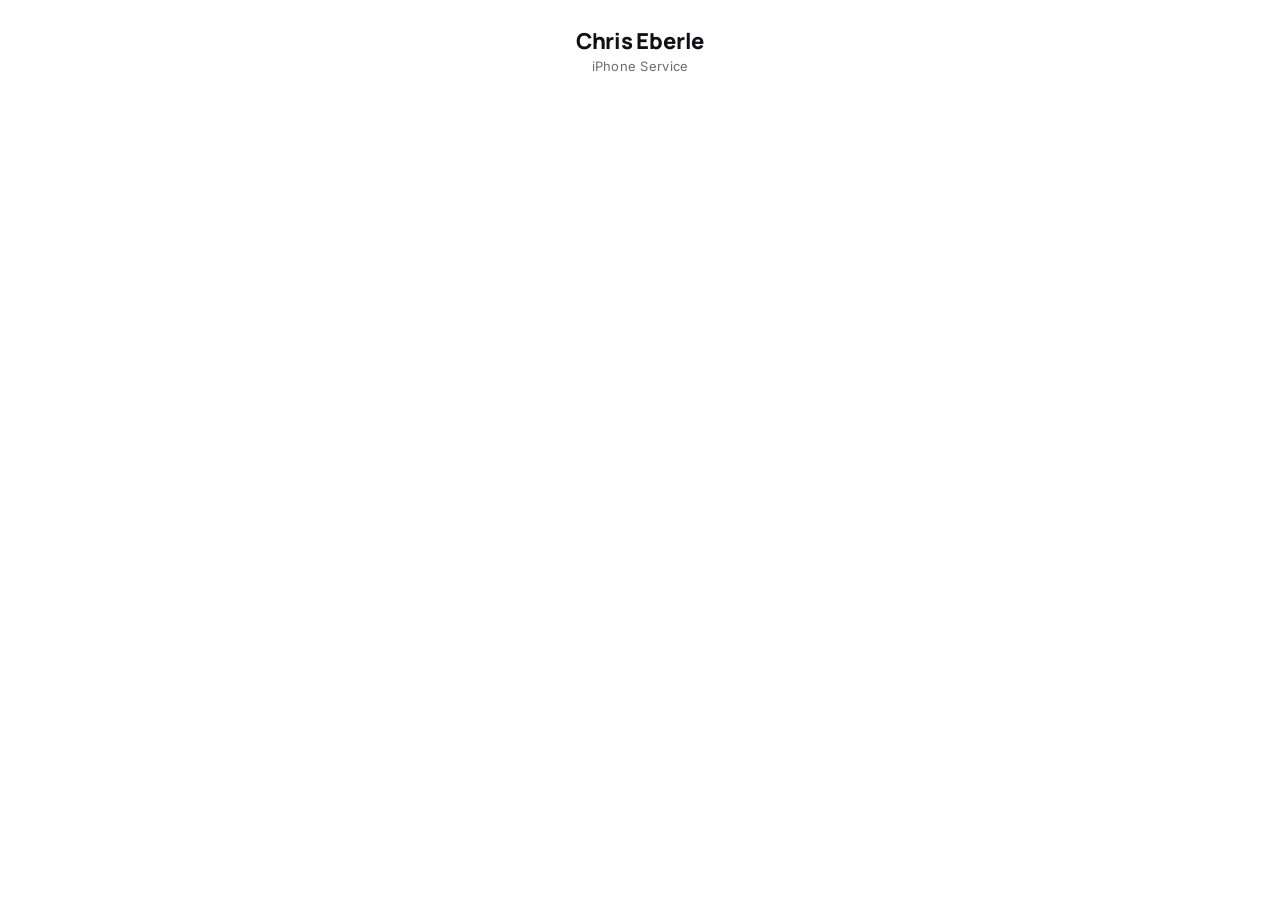
<file: index (2).html>
<!DOCTYPE html>
<html lang="es-AR">
<head>
<meta charset="UTF-8">
<meta name="viewport" content="width=device-width, initial-scale=1, maximum-scale=1">
<title>Chris Eberle · iPhone Service</title>
<link rel="preconnect" href="https://fonts.googleapis.com">
<link rel="preconnect" href="https://fonts.gstatic.com" crossorigin>
<link href="https://fonts.googleapis.com/css2?family=Manrope:wght@500;700;800&family=Inter:wght@400;500;600&display=swap" rel="stylesheet">
<style>
  :root{
    --bg:#ffffff; --ink:#111113; --ink-soft:#6b6d76; --line:#e6e6ea; --line-strong:#111113;
    --surface:#fafafb; --accent:#0a84ff; --danger:#d1453b; --brand:#121048;
    --radius-lg:18px; --radius-md:14px; --radius-sm:10px; --maxw:640px;
    --font-display:'Manrope', system-ui, sans-serif; --font-body:'Inter', system-ui, sans-serif;
  }
  *{box-sizing:border-box;}
  html,body{margin:0;padding:0;}
  body{background:var(--bg);color:var(--ink);font-family:var(--font-body);-webkit-font-smoothing:antialiased;min-height:100vh;}
  button,input,textarea,select{font-family:inherit;}
  .wrap{max-width:var(--maxw);margin:0 auto;padding:20px 18px 100px;}
  @media (prefers-reduced-motion: reduce){*{animation:none !important;transition:none !important;}}

  /* ---------- shared brand / steps ---------- */
  .brand{text-align:center;margin:6px 0 22px;}
  .brand-name{font-family:var(--font-display);font-weight:800;font-size:22px;letter-spacing:-0.01em;}
  .brand-sub{font-size:13px;color:var(--ink-soft);margin-top:2px;letter-spacing:.02em;}
  .steps{display:flex;align-items:center;justify-content:center;margin:0 0 28px;}
  .step{display:flex;align-items:center;flex-direction:column;flex:0 0 auto;width:84px;text-align:center;}
  .step-circle{width:28px;height:28px;border-radius:50%;display:flex;align-items:center;justify-content:center;font-family:var(--font-display);font-weight:700;font-size:13px;border:1.5px solid var(--line);color:var(--ink-soft);background:#fff;transition:all .2s ease;}
  .step-label{font-size:11px;color:var(--ink-soft);margin-top:6px;line-height:1.25;padding:0 2px;}
  .step-line{flex:1 1 auto;height:1.5px;background:var(--line);margin-top:-20px;min-width:14px;}
  .step.active .step-circle{border-color:var(--brand);background:var(--brand);color:#fff;}
  .step.active .step-label{color:var(--brand);font-weight:600;}
  .step.done .step-circle{border-color:var(--brand);color:var(--brand);}
  .step.done .step-line{background:var(--brand);}

  .screen{display:none;}
  .screen.visible{display:block;animation:fade .25s ease;}
  @keyframes fade{from{opacity:0;transform:translateY(4px);}to{opacity:1;transform:none;}}

  .avatar{width:64px;height:64px;border-radius:50%;background:var(--ink);color:#fff;display:flex;align-items:center;justify-content:center;font-family:var(--font-display);font-weight:700;font-size:20px;margin:0 auto 10px;}
  .eyebrow{text-align:center;color:var(--ink-soft);font-size:13px;margin-bottom:6px;}
  h1.title{font-family:var(--font-display);font-weight:800;font-size:26px;text-align:center;letter-spacing:-0.01em;margin:0 0 6px;}
  p.subtitle{text-align:center;color:var(--ink-soft);font-size:14.5px;margin:0 0 26px;}

  .grid{display:grid;grid-template-columns:1fr 1fr;gap:12px;}
  .device-card{border:1px solid var(--line);border-radius:var(--radius-lg);background:#fff;padding:20px 10px 14px;display:flex;flex-direction:column;align-items:center;cursor:pointer;transition:border-color .15s ease, transform .1s ease;}
  .device-card:active{transform:scale(.98);}
  .device-card:hover{border-color:#c9c9d1;}
  .device-card svg,.device-card img{margin-bottom:12px;}
  .device-card img{width:84px;height:112px;object-fit:cover;border-radius:8px;}
  .device-name{font-size:13.5px;font-weight:600;text-align:center;}

  .section-title{font-family:var(--font-display);font-weight:800;font-size:20px;margin:0 0 4px;text-align:center;}
  .section-note{text-align:center;color:var(--ink-soft);font-size:13px;margin:0 0 22px;}

  .repair-card{border:1px solid var(--line);border-radius:var(--radius-sm);padding:11px 13px;margin-bottom:8px;background:#fff;transition:border-color .15s ease;}
  .repair-card.selected{border-color:var(--brand);border-width:1.5px;}
  .repair-row{display:flex;align-items:center;gap:11px;cursor:pointer;}
  .checkbox{width:18px;height:18px;border-radius:5px;border:1.5px solid var(--line);flex:0 0 auto;display:flex;align-items:center;justify-content:center;transition:all .15s ease;}
  .checkbox svg{opacity:0;transition:opacity .1s ease;width:11px;height:11px;}
  .repair-card.selected .checkbox{background:var(--brand);border-color:var(--brand);}
  .repair-card.selected .checkbox svg{opacity:1;}
  .repair-name{flex:1;font-size:14px;font-weight:500;}
  .repair-price{font-size:13.5px;color:var(--ink-soft);font-variant-numeric:tabular-nums;}
  .repair-card.selected .repair-price{color:var(--ink);font-weight:600;}

  .variants{margin:12px 0 2px 32px;display:flex;flex-direction:column;gap:8px;}
  .variant-row{display:flex;align-items:center;gap:10px;cursor:pointer;font-size:13.5px;}
  .radio{width:16px;height:16px;border-radius:50%;border:1.5px solid var(--line);flex:0 0 auto;position:relative;}
  .variant-row.selected .radio{border-color:var(--brand);}
  .variant-row.selected .radio::after{content:'';position:absolute;inset:3px;border-radius:50%;background:var(--brand);}
  .variant-label{flex:1;color:var(--ink);}
  .variant-price{color:var(--ink-soft);font-variant-numeric:tabular-nums;}
  .variant-row.selected .variant-price{color:var(--ink);font-weight:600;}

  .quote-card{border:1px solid var(--line);border-radius:var(--radius-lg);background:var(--surface);padding:16px;margin:22px 0 0;}
  .quote-title{font-size:11px;letter-spacing:.08em;color:var(--ink-soft);font-weight:700;margin-bottom:10px;}
  .quote-line{display:flex;justify-content:space-between;font-size:13.5px;padding:5px 0;}
  .quote-divider{border:none;border-top:1px solid var(--line);margin:8px 0;}
  .quote-total{display:flex;justify-content:space-between;font-family:var(--font-display);font-weight:800;font-size:17px;padding-top:2px;}
  .quote-empty{color:var(--ink-soft);font-size:13.5px;text-align:center;padding:6px 0;}

  .actions{display:flex;gap:10px;margin-top:26px;}
  .btn{flex:1;border-radius:999px;padding:14px 18px;font-size:15px;font-weight:600;border:1.5px solid var(--line);background:#fff;color:var(--ink);cursor:pointer;text-align:center;transition:all .15s ease;}
  .btn-primary{background:var(--brand);border-color:var(--brand);color:#fff;}
  .btn-primary:disabled{background:#e6e6ea;border-color:#e6e6ea;color:#a6a6ad;cursor:not-allowed;}
  .btn-primary:not(:disabled):active{transform:scale(.98);}
  .btn-back{max-width:110px;}
  .btn:focus-visible,.device-card:focus-visible,.repair-row:focus-visible{outline:2px solid var(--accent);outline-offset:2px;}

  .warning{display:flex;gap:10px;background:var(--surface);border:1px solid var(--line);color:var(--ink-soft);border-radius:var(--radius-md);padding:12px 14px;font-size:13px;margin-bottom:20px;line-height:1.4;}
  .days-row{display:flex;gap:10px;overflow-x:auto;padding-bottom:6px;margin-bottom:20px;-webkit-overflow-scrolling:touch;}
  .days-row::-webkit-scrollbar{display:none;}
  .day-card{flex:0 0 auto;width:64px;border:1px solid var(--line);border-radius:var(--radius-md);padding:12px 0;text-align:center;cursor:pointer;background:#fff;}
  .day-card.selected{border-color:var(--brand);border-width:1.5px;background:var(--brand);color:#fff;}
  .day-name{font-size:11px;color:var(--ink-soft);text-transform:capitalize;}
  .day-card.selected .day-name{color:#d7d7db;}
  .day-num{font-family:var(--font-display);font-weight:800;font-size:18px;margin-top:2px;}
  .slots{display:grid;grid-template-columns:1fr 1fr;gap:10px;margin-bottom:8px;}
  .slot{border:1px solid var(--line);border-radius:var(--radius-sm);padding:12px 0;text-align:center;font-size:14px;font-weight:500;cursor:pointer;background:#fff;}
  .franja-slot{padding:16px 8px;}
  .franja-label{font-family:var(--font-display);font-weight:700;font-size:15px;}
  .franja-range{font-size:12.5px;color:var(--ink-soft);margin-top:3px;}
  .slot.selected .franja-range{color:#d7d7db;}
  .slot.selected{border-color:var(--brand);border-width:1.5px;background:var(--brand);color:#fff;}

  .field{margin-bottom:16px;}
  .field label{display:block;font-size:13px;font-weight:600;margin-bottom:6px;}
  .field input,.field textarea,.field select{width:100%;border:1px solid var(--line);border-radius:var(--radius-sm);padding:12px 14px;font-size:15px;font-family:inherit;color:var(--ink);background:#fff;}
  .field input:focus,.field textarea:focus,.field select:focus{outline:none;border-color:var(--ink);}
  .field textarea{resize:vertical;min-height:80px;}
  .field-optional{color:var(--ink-soft);font-weight:400;}

  .confirm-icon{width:56px;height:56px;border-radius:50%;background:var(--brand);display:flex;align-items:center;justify-content:center;margin:0 auto 16px;}
  .summary-card{border:1px solid var(--line);border-radius:var(--radius-lg);padding:18px;margin:20px 0;}
  .summary-model{font-family:var(--font-display);font-weight:800;font-size:17px;margin-bottom:12px;}
  .summary-row{display:flex;justify-content:space-between;font-size:14px;padding:5px 0;}
  .summary-row.total{font-family:var(--font-display);font-weight:800;font-size:16px;border-top:1px solid var(--line);margin-top:8px;padding-top:10px;}
  .summary-meta{font-size:13.5px;color:var(--ink-soft);margin-top:10px;padding-top:10px;border-top:1px solid var(--line);}
  .wa-btn{display:flex;align-items:center;justify-content:center;gap:10px;background:var(--brand);color:#fff;border-radius:999px;padding:16px;font-size:15.5px;font-weight:700;text-decoration:none;margin-top:22px;}
  .wa-btn:active{transform:scale(.98);}
  .restart{display:block;text-align:center;color:var(--ink-soft);font-size:13.5px;margin-top:16px;background:none;border:none;text-decoration:underline;cursor:pointer;}

  @media (min-width:560px){ .grid{grid-template-columns:1fr 1fr 1fr;} }

  .back-link{display:block;background:none;border:none;color:var(--ink-soft);font-size:13.5px;cursor:pointer;padding:0;margin-bottom:14px;text-align:left;}
  .fork-grid{display:flex;flex-direction:column;gap:14px;}
  .fork-card{border:1px solid var(--line);border-radius:var(--radius-lg);background:#fff;padding:20px 20px;cursor:pointer;transition:border-color .15s ease, transform .1s ease;display:flex;align-items:center;justify-content:space-between;gap:12px;}
  .fork-card:active{transform:scale(.98);}
  .fork-card:hover{border-color:var(--brand);}
  .fork-text{flex:1;}
  .fork-chevron{flex:0 0 auto;}
  .fork-label{font-family:var(--font-display);font-weight:800;font-size:17px;}
  .fork-sub{color:var(--ink-soft);font-size:13px;margin-top:4px;}

  .store-tabs{display:flex;gap:8px;margin-bottom:20px;}
  .store-tab{flex:1;text-align:center;padding:11px 0;border:1px solid var(--line);border-radius:999px;font-size:13.5px;font-weight:600;cursor:pointer;color:var(--ink-soft);}
  .store-tab.active{background:var(--brand);border-color:var(--brand);color:#fff;}
  .product-card{border:1px solid var(--line);border-radius:var(--radius-lg);background:#fff;padding:16px 12px;display:flex;flex-direction:column;align-items:center;text-align:center;}
  .product-card img{width:84px;height:112px;object-fit:cover;border-radius:8px;margin-bottom:10px;}
  .product-card .device-name{margin-bottom:2px;}
  .product-meta{font-size:11.5px;color:var(--ink-soft);margin-bottom:6px;line-height:1.4;}
  .product-price{font-family:var(--font-display);font-weight:800;font-size:14.5px;margin-bottom:10px;}
  .product-cta{border:1px solid var(--brand);color:var(--brand);background:#fff;border-radius:999px;padding:8px 14px;font-size:12.5px;font-weight:700;cursor:pointer;text-decoration:none;}

  /* ---------- ADMIN ---------- */
  #admin-root{display:none;}
  #admin-root.visible{display:block;}
  #public-root.hidden{display:none;}
  .admin-wrap{max-width:640px;margin:0 auto;padding:24px 18px 80px;}
  .admin-login{max-width:340px;margin:60px auto;padding:0 18px;}
  .admin-topbar{display:flex;align-items:center;justify-content:space-between;margin-bottom:20px;}
  .admin-back{font-size:13px;color:var(--ink-soft);text-decoration:none;cursor:pointer;background:none;border:none;padding:0;}
  .admin-logout{font-size:13px;color:var(--danger);background:none;border:none;cursor:pointer;padding:0;}
  .admin-nav{display:grid;grid-template-columns:1fr 1fr;gap:10px;margin-top:22px;}
  .admin-nav-btn{border:1px solid var(--line);border-radius:var(--radius-md);padding:18px 10px;text-align:center;background:#fff;cursor:pointer;font-size:13.5px;font-weight:600;}
  .admin-nav-btn .emoji{font-size:22px;display:block;margin-bottom:8px;}
  .admin-section-title{font-family:var(--font-display);font-weight:800;font-size:20px;margin:4px 0 18px;}
  .admin-card{border:1px solid var(--line);border-radius:var(--radius-md);padding:14px;margin-bottom:10px;background:#fff;}
  .admin-row{display:flex;align-items:center;justify-content:space-between;gap:10px;}
  .admin-row-name{font-weight:600;font-size:14.5px;}
  .admin-row-meta{font-size:12.5px;color:var(--ink-soft);margin-top:2px;}
  .admin-row-actions{display:flex;gap:8px;flex:0 0 auto;}
  .pill-btn{border:1px solid var(--line);background:#fff;border-radius:999px;padding:6px 12px;font-size:12.5px;font-weight:600;cursor:pointer;}
  .pill-btn.danger{color:var(--danger);border-color:#f3d3d0;}
  .pill-btn.dark{background:var(--ink);color:#fff;border-color:var(--ink);}
  .toggle{width:40px;height:24px;border-radius:999px;background:var(--line);position:relative;cursor:pointer;flex:0 0 auto;transition:background .15s ease;}
  .toggle.on{background:var(--ink);}
  .toggle::after{content:'';position:absolute;top:2px;left:2px;width:20px;height:20px;border-radius:50%;background:#fff;transition:left .15s ease;}
  .toggle.on::after{left:18px;}
  .inline-edit{margin-top:10px;padding-top:10px;border-top:1px solid var(--line);display:flex;flex-direction:column;gap:8px;}
  .inline-edit input,.inline-edit select,.inline-edit textarea{border:1px solid var(--line);border-radius:var(--radius-sm);padding:9px 12px;font-size:14px;}
  .inline-edit-actions{display:flex;gap:8px;}
  .model-group{margin-bottom:26px;}
  .model-group-title{font-family:var(--font-display);font-weight:700;font-size:15px;margin-bottom:8px;}
  .price-row{display:flex;justify-content:space-between;align-items:center;padding:10px 0;border-bottom:1px solid var(--line);}
  .price-row:last-child{border-bottom:none;}
  .price-name{font-size:14px;}
  .price-sub{font-size:12px;color:var(--ink-soft);}
  .price-val{font-size:14px;font-weight:600;font-variant-numeric:tabular-nums;}
  .price-val.unset{color:var(--ink-soft);font-weight:400;font-style:italic;}
  .order-status{display:inline-block;font-size:11px;font-weight:700;padding:3px 9px;border-radius:999px;background:var(--surface);border:1px solid var(--line);}
  .add-bar{display:flex;gap:8px;margin:16px 0 24px;}
  .add-bar input,.add-bar select{flex:1;}
  .empty-note{color:var(--ink-soft);font-size:13.5px;text-align:center;padding:20px 0;}
  .security-note{background:var(--surface);border:1px solid var(--line);border-radius:var(--radius-md);padding:12px 14px;font-size:12px;color:var(--ink-soft);line-height:1.5;margin-top:20px;}
</style>
</head>
<body>

<!-- ================= PUBLIC SITE ================= -->
<div id="public-root">
<div class="wrap">
  <div class="brand">
    <div class="brand-name">Chris Eberle</div>
    <div class="brand-sub">iPhone Service</div>
  </div>
  <div class="steps" id="steps"></div>

  <section class="screen" id="screen-fork">
    <p class="eyebrow">Servicio técnico especializado en iPhone</p>
    <h1 class="title">¿Qué querés hacer?</h1>
    <p class="subtitle">Elegí una opción para empezar.</p>
    <div class="fork-grid">
      <div class="fork-card" onclick="goStep(1)" tabindex="0" onkeydown="if(event.key==='Enter') goStep(1)">
        <div class="fork-text"><div class="fork-label">Reparar mi iPhone</div><div class="fork-sub">Cotizá tu reparación y sacá turno</div></div>
        <svg class="fork-chevron" width="9" height="15" viewBox="0 0 9 15" fill="none"><path d="M1 1L7.5 7.5L1 14" stroke="#c9c9d1" stroke-width="1.6" stroke-linecap="round" stroke-linejoin="round"/></svg>
      </div>
      <div class="fork-card" onclick="goStep('store')" tabindex="0" onkeydown="if(event.key==='Enter') goStep('store')">
        <div class="fork-text"><div class="fork-label">Comprar iPhone o accesorios</div><div class="fork-sub">Mirá los equipos y accesorios disponibles</div></div>
        <svg class="fork-chevron" width="9" height="15" viewBox="0 0 9 15" fill="none"><path d="M1 1L7.5 7.5L1 14" stroke="#c9c9d1" stroke-width="1.6" stroke-linecap="round" stroke-linejoin="round"/></svg>
      </div>
    </div>
  </section>

  <section class="screen" id="screen-1">
    <button class="back-link" onclick="goStep('fork')">‹ Volver</button>
    <p class="eyebrow">Servicio técnico especializado en iPhone</p>
    <h1 class="title">¿Qué modelo tenés?</h1>
    <p class="subtitle">Cotizá tu reparación en minutos.</p>
    <div class="grid" id="device-grid"></div>
  </section>

  <section class="screen" id="screen-store">
    <button class="back-link" onclick="goStep('fork')">‹ Volver</button>
    <h1 class="title">Comprar</h1>
    <p class="subtitle">Elegí una categoría.</p>
    <div class="store-tabs" id="store-tabs"></div>
    <div class="grid" id="store-grid"></div>
  </section>

  <section class="screen" id="screen-2">
    <h1 class="title" id="repair-title">Reparación de iPhone</h1>
    <p class="section-note">Elegí los servicios que necesitás.</p>
    <div id="repair-list"></div>
    <div class="quote-card">
      <div class="quote-title">TU COTIZACIÓN</div>
      <div id="quote-lines"><div class="quote-empty">Todavía no elegiste ninguna reparación.</div></div>
    </div>
    <div class="actions">
      <button class="btn btn-back" onclick="goStep(1)">Atrás</button>
      <button class="btn btn-primary" id="btn-to-step3" disabled onclick="goStep(3)">Continuar</button>
    </div>
  </section>

  <section class="screen" id="screen-3">
    <h1 class="title">Elegí tu turno</h1>
    <p class="section-note">Podés elegir cualquier turno disponible.</p>
    <div class="warning" id="parts-warning" style="display:none;">
      <span>ℹ️</span>
      <span>Las reparaciones que requieren repuesto pueden estar listas el mismo día o dentro de las 24 hs, dependiendo de la disponibilidad del repuesto y de la cantidad de trabajo.</span>
    </div>
    <div class="days-row" id="days-row"></div>
    <div class="slots" id="slots-row"></div>
    <div class="actions">
      <button class="btn btn-back" onclick="goStep(2)">Atrás</button>
      <button class="btn btn-primary" id="btn-to-step3b" disabled onclick="goStep('3b')">Continuar</button>
    </div>
  </section>

  <section class="screen" id="screen-3b">
    <h1 class="title">Tus datos</h1>
    <p class="section-note">Para dejar tu solicitud lista.</p>
    <div class="field"><label>Nombre</label><input type="text" id="input-name" placeholder="Tu nombre"></div>
    <div class="field"><label>Teléfono</label><input type="tel" id="input-phone" placeholder="Tu WhatsApp o teléfono"></div>
    <div class="field"><label>¿Qué problema tiene tu equipo? <span class="field-optional">(opcional)</span></label><textarea id="input-problem" placeholder="Contanos brevemente qué le pasa..."></textarea></div>
    <div class="actions">
      <button class="btn btn-back" onclick="goStep(3)">Atrás</button>
      <button class="btn btn-primary" id="btn-to-final" disabled onclick="goStep('final')">Continuar</button>
    </div>
  </section>

  <section class="screen" id="screen-final">
    <div class="confirm-icon"><svg width="26" height="26" viewBox="0 0 24 24" fill="none"><path d="M5 13l4 4L19 7" stroke="#fff" stroke-width="2.5" stroke-linecap="round" stroke-linejoin="round"/></svg></div>
    <h1 class="title">¡Listo!</h1>
    <p class="subtitle">Tu solicitud fue preparada correctamente.</p>
    <div class="summary-card">
      <div class="quote-title" style="margin-bottom:14px;">RESUMEN DE TU REPARACIÓN</div>
      <div class="summary-model" id="final-model"></div>
      <div id="final-repairs"></div>
      <div class="summary-row total"><span>💰 Total</span><span id="final-total"></span></div>
      <div class="summary-meta" id="final-turno"></div>
    </div>
    <a class="wa-btn" id="wa-link" href="#" target="_blank" rel="noopener">
      <svg width="20" height="20" viewBox="0 0 24 24" fill="#fff"><path d="M17.5 14.4c-.3-.1-1.7-.8-2-.9-.3-.1-.5-.1-.7.1-.2.3-.7.9-.9 1.1-.2.2-.3.2-.6.1-.3-.1-1.3-.5-2.4-1.5-.9-.8-1.5-1.8-1.7-2.1-.2-.3 0-.5.1-.6.1-.1.3-.3.4-.5.1-.2.2-.3.3-.5.1-.2 0-.4 0-.5C10 9 9.5 7.8 9.3 7.3c-.2-.5-.4-.4-.5-.4h-.5c-.2 0-.5.1-.7.3-.2.3-1 1-1 2.3s1 2.7 1.1 2.9c.1.2 2 3 4.8 4.3.7.3 1.2.5 1.6.6.7.2 1.3.2 1.8.1.5-.1 1.7-.7 2-1.4.2-.7.2-1.2.2-1.4-.1-.1-.3-.2-.6-.3z"/><path d="M12 2C6.5 2 2 6.5 2 12c0 1.9.5 3.6 1.4 5.2L2 22l4.9-1.3c1.5.8 3.3 1.3 5.1 1.3 5.5 0 10-4.5 10-10S17.5 2 12 2zm0 18c-1.6 0-3.2-.4-4.5-1.2l-.3-.2-3.2.8.9-3.1-.2-.3C4 14.6 3.5 13.3 3.5 12 3.5 7.3 7.3 3.5 12 3.5S20.5 7.3 20.5 12 16.7 20 12 20z"/></svg>
      Confirmar por WhatsApp
    </a>
    <button class="restart" onclick="restartAll()">Hacer otra cotización</button>
  </section>
</div>
</div>

<!-- ================= ADMIN PANEL (private, unlinked) ================= -->
<div id="admin-root">

  <div class="admin-login" id="admin-login-screen">
    <div class="brand"><div class="brand-name">Chris Eberle</div><div class="brand-sub">Panel de administración</div></div>
    <div id="admin-login-form"></div>
  </div>

  <div class="admin-wrap" id="admin-app-screen" style="display:none;">
    <div class="admin-topbar">
      <button class="admin-back" id="admin-back-btn" onclick="adminGo('dashboard')" style="display:none;">← Volver</button>
      <div class="brand" style="margin:0;flex:1;"><div class="brand-name" style="font-size:17px;">Chris Eberle</div></div>
      <button class="admin-logout" onclick="adminLogout()">Salir</button>
    </div>
    <div id="admin-content"></div>
  </div>

</div>

<script>
/* ================================================================
   PERSISTENT SHARED DATA  (window.storage — visible to every visitor)
   ================================================================ */
const SKEYS = { models:"ce-models", repairs:"ce-repairs", prices:"ce-prices", schedule:"ce-schedule", orders:"ce-orders", pass:"ce-admin-pass", fx:"ce-fx", store:"ce-store" };

const WHATSAPP_NUMBER = "5491144458553"; // 11 4445-8553

function round500(n){ return Math.round(n/500)*500; }

const DEFAULT_MODELS = [
  {id:"iphone-7", name:"iPhone 7", active:true, face:"home", image:null},
  {id:"iphone-7-plus", name:"iPhone 7 Plus", active:true, face:"home", image:null},
  {id:"iphone-8", name:"iPhone 8", active:true, face:"home", image:null},
  {id:"iphone-8-plus", name:"iPhone 8 Plus", active:true, face:"home", image:null},
  {id:"iphone-x", name:"iPhone X", active:true, face:"notch", image:null},
  {id:"iphone-xr", name:"iPhone XR", active:true, face:"notch", image:null},
  {id:"iphone-xs", name:"iPhone XS", active:true, face:"notch", image:null},
  {id:"iphone-xs-max", name:"iPhone XS Max", active:true, face:"notch", image:null},
  {id:"iphone-11", name:"iPhone 11", active:true, face:"notch", image:null},
  {id:"iphone-11-pro", name:"iPhone 11 Pro", active:true, face:"notch", image:null},
  {id:"iphone-11-pro-max", name:"iPhone 11 Pro Max", active:true, face:"notch", image:null},
  {id:"iphone-12-mini", name:"iPhone 12 mini", active:true, face:"notch", image:null},
  {id:"iphone-12", name:"iPhone 12", active:true, face:"notch", image:null},
  {id:"iphone-12-pro", name:"iPhone 12 Pro", active:true, face:"notch", image:null},
  {id:"iphone-12-pro-max", name:"iPhone 12 Pro Max", active:true, face:"notch", image:null},
  {id:"iphone-13-mini", name:"iPhone 13 mini", active:true, face:"notch", image:null},
  {id:"iphone-13", name:"iPhone 13", active:true, face:"notch", image:null},
  {id:"iphone-13-pro", name:"iPhone 13 Pro", active:true, face:"notch", image:null},
  {id:"iphone-13-pro-max", name:"iPhone 13 Pro Max", active:true, face:"notch", image:null},
  {id:"iphone-14", name:"iPhone 14", active:true, face:"notch", image:null},
  {id:"iphone-14-plus", name:"iPhone 14 Plus", active:true, face:"notch", image:null},
  {id:"iphone-14-pro", name:"iPhone 14 Pro", active:true, face:"island", image:null},
  {id:"iphone-14-pro-max", name:"iPhone 14 Pro Max", active:true, face:"island", image:null},
  {id:"iphone-15", name:"iPhone 15", active:true, face:"island", image:null},
  {id:"iphone-15-plus", name:"iPhone 15 Plus", active:true, face:"island", image:null},
  {id:"iphone-15-pro", name:"iPhone 15 Pro", active:true, face:"island", image:null},
  {id:"iphone-15-pro-max", name:"iPhone 15 Pro Max", active:true, face:"island", image:null},
  {id:"iphone-16e", name:"iPhone 16e", active:true, face:"notch", image:null},
  {id:"iphone-16", name:"iPhone 16", active:true, face:"island", image:null},
  {id:"iphone-16-plus", name:"iPhone 16 Plus", active:true, face:"island", image:null},
  {id:"iphone-16-pro", name:"iPhone 16 Pro", active:true, face:"island", image:null},
  {id:"iphone-16-pro-max", name:"iPhone 16 Pro Max", active:true, face:"island", image:null},
  {id:"iphone-17e", name:"iPhone 17e", active:true, face:"notch", image:null},
  {id:"iphone-17", name:"iPhone 17", active:true, face:"island", image:null},
  {id:"iphone-17-air", name:"iPhone 17 Air", active:true, face:"island", image:null},
  {id:"iphone-17-pro", name:"iPhone 17 Pro", active:true, face:"island", image:null},
  {id:"iphone-17-pro-max", name:"iPhone 17 Pro Max", active:true, face:"island", image:null},
];

// priceType: "fixed" | "consult" | "diagnostic"  |  currency: "ARS" | "USD"
const DEFAULT_REPAIRS = [
  {id:"pantalla", name:"Pantalla", description:"", active:true, order:1, needsPart:true, priceType:"fixed", currency:"ARS", variants:[]},
  {id:"bateria", name:"Batería", description:"", active:true, order:2, needsPart:true, priceType:"fixed", currency:"ARS", variants:[
    {id:"premium-s-cartel", name:"Premium (S/cartel)", active:true},
    {id:"premium-c-cartel", name:"Premium (C/cartel)", active:true},
  ]},
  {id:"camara-frontal", name:"Cámara frontal", description:"", active:true, order:3, needsPart:true, priceType:"consult", currency:"ARS", variants:[]},
  {id:"camara-trasera", name:"Cámara trasera", description:"", active:true, order:4, needsPart:true, priceType:"fixed", currency:"ARS", variants:[]},
  {id:"software", name:"Actualización o carga de software", description:"", active:true, order:5, needsPart:false, priceType:"fixed", currency:"ARS", variants:[]},
  {id:"auricular", name:"Auricular", description:"", active:true, order:6, needsPart:true, priceType:"fixed", currency:"ARS", variants:[]},
  {id:"boton-encendido", name:"Botón de encendido", description:"", active:true, order:7, needsPart:true, priceType:"fixed", currency:"ARS", variants:[]},
  {id:"placa", name:"Reparación de placa", description:"", active:true, order:8, needsPart:true, priceType:"diagnostic", currency:"ARS", variants:[]},
];

const DEFAULT_FX = { mode:"auto", tipo:"blue", manualRate:null, cachedRate:null, cachedAt:null };
const DEFAULT_STORE = { products: [] }; // category: "iphone" | "accesorio"

// prices[modelId][repairId] = number  OR  { variantId: number }  — empty/undefined = sin cargar todavía
const DEFAULT_PRICES = {};

const DEFAULT_SCHEDULE = {
  days: [
    {id:"lun", name:"Lunes", active:true}, {id:"mar", name:"Martes", active:true},
    {id:"mie", name:"Miércoles", active:true}, {id:"jue", name:"Jueves", active:true},
    {id:"vie", name:"Viernes", active:true}, {id:"sab", name:"Sábado", active:true},
    {id:"dom", name:"Domingo", active:false},
  ],
  franjas: [
    {id:"manana", label:"Mañana", range:"09:00 a 12:00", active:true},
    {id:"tarde", label:"Tarde", range:"13:00 a 18:00", active:true},
  ],
  daysAhead: 6,
};

const DOW_TO_ID = ["dom","lun","mar","mie","jue","vie","sab"];

let DATA = { models:[], repairs:[], prices:{}, schedule:{}, orders:[], passHash:null, fx:{}, store:{} };
let currentRate = null; // dólar blue resuelto para esta sesión (o el manual cargado)
let storageReady = false;

/* ------------------------------------------------------------
   BASE DE DATOS (Supabase — gratis)
   1) Creá una cuenta en https://supabase.com y un proyecto nuevo.
   2) En el SQL Editor del proyecto, ejecutá:

      create table kv_store (
        key text primary key,
        value jsonb
      );
      alter table kv_store enable row level security;
      create policy "public read"   on kv_store for select using (true);
      create policy "public insert" on kv_store for insert with check (true);
      create policy "public update" on kv_store for update using (true) with check (true);

   3) En Settings → API copiá "Project URL" y la clave "anon public",
      y pegalas acá abajo, entre las comillas.
   ------------------------------------------------------------ */
const SUPABASE_URL = "https://edeaijyayhhijyyjksss.supabase.co";
const SUPABASE_ANON_KEY = "sb_publishable_jIYqZUl28NXA4NCqL3K_uA_nbiQRcPf";
const DB_READY = SUPABASE_URL.startsWith("http");

function sbHeaders(extra){
  return Object.assign({ "apikey": SUPABASE_ANON_KEY, "Authorization": "Bearer "+SUPABASE_ANON_KEY, "Content-Type": "application/json" }, extra||{});
}

async function skGet(key){
  if (!DB_READY) return null; // sin base de datos configurada todavía: usa los valores por defecto
  const res = await fetch(`${SUPABASE_URL}/rest/v1/kv_store?key=eq.${encodeURIComponent(key)}&select=value`, { headers: sbHeaders() });
  if (!res.ok) throw new Error("db read failed: "+res.status);
  const rows = await res.json();
  return (rows && rows[0]) ? rows[0].value : null;
}
async function skSet(key, value){
  if (!DB_READY) return;
  try{
    await fetch(`${SUPABASE_URL}/rest/v1/kv_store`, {
      method: "POST",
      headers: sbHeaders({ "Prefer": "resolution=merge-duplicates" }),
      body: JSON.stringify([{ key, value }]),
    });
  } catch(e){ console.error("db write error", e); }
}

/* ------------------------------------------------------------
   COTIZACIÓN DEL DÓLAR (para reparaciones cargadas en USD)
   Fuente: dolarapi.com — API pública y gratuita de Argentina.
   ------------------------------------------------------------ */
async function resolveDollarRate(){
  if (DATA.fx.mode === "manual"){
    currentRate = (typeof DATA.fx.manualRate === "number") ? DATA.fx.manualRate : null;
    return;
  }
  try{
    const res = await fetch(`https://dolarapi.com/v1/dolares/${DATA.fx.tipo || "blue"}`);
    if (!res.ok) throw new Error("fx http "+res.status);
    const data = await res.json();
    if (data && typeof data.venta === "number"){
      currentRate = data.venta;
      DATA.fx.cachedRate = data.venta;
      DATA.fx.cachedAt = new Date().toISOString();
      persist("fx");
      return;
    }
    throw new Error("fx sin venta");
  } catch(e){
    console.error("fx fetch error", e);
    // Si falla, usamos el último valor que se pudo obtener con éxito (o el manual de emergencia)
    currentRate = (typeof DATA.fx.cachedRate === "number") ? DATA.fx.cachedRate
      : (typeof DATA.fx.manualRate === "number") ? DATA.fx.manualRate : null;
  }
}
function toDisplayPrice(amount, currency){
  if (amount === undefined || amount === null) return null;
  if (currency === "USD"){
    if (currentRate === null) return null; // no hay cotización disponible: mejor no mostrar un precio incorrecto
    return Math.round(amount * currentRate);
  }
  return amount;
}

async function loadAll(attempt){
  attempt = attempt || 1;
  let models, repairs, prices, schedule, orders, passHash, fx, store, hadError = false;
  try{
    [models, repairs, prices, schedule, orders, passHash, fx, store] = await Promise.all([
      skGet(SKEYS.models), skGet(SKEYS.repairs), skGet(SKEYS.prices),
      skGet(SKEYS.schedule), skGet(SKEYS.orders), skGet(SKEYS.pass), skGet(SKEYS.fx), skGet(SKEYS.store),
    ]);
  } catch(e){ hadError = true; }

  // Si falló la lectura (por ejemplo, un corte de red momentáneo), reintentamos
  // en vez de asumir que "no hay datos" — así nunca pisamos tu info real con valores de fábrica.
  if (hadError && attempt < 3){
    await new Promise(r=>setTimeout(r, 1200));
    return loadAll(attempt+1);
  }

  DATA.models = (models && models.length) ? models : JSON.parse(JSON.stringify(DEFAULT_MODELS));
  DATA.repairs = (repairs && repairs.length) ? repairs : JSON.parse(JSON.stringify(DEFAULT_REPAIRS));
  DATA.repairs.forEach(r=>{ if (!r.currency) r.currency = "ARS"; }); // compatibilidad con reparaciones guardadas antes de esta función
  DATA.prices = prices || JSON.parse(JSON.stringify(DEFAULT_PRICES));
  DATA.schedule = schedule || JSON.parse(JSON.stringify(DEFAULT_SCHEDULE));
  if (!DATA.schedule.franjas){ DATA.schedule.franjas = JSON.parse(JSON.stringify(DEFAULT_SCHEDULE.franjas)); delete DATA.schedule.slots; }
  DATA.orders = orders || [];
  DATA.passHash = passHash;
  DATA.fx = fx || JSON.parse(JSON.stringify(DEFAULT_FX));
  DATA.store = store || JSON.parse(JSON.stringify(DEFAULT_STORE));
  await resolveDollarRate();
  // IMPORTANTE: ya no grabamos valores por defecto en la base de datos automáticamente.
  // Eso fue lo que borró tus fotos y precios: una lectura fallida se confundía con "vacío"
  // y pisaba tus datos reales. Ahora, si algo no carga, se muestra en blanco localmente
  // nada más — nunca se sobreescribe lo que ya tenías guardado.
  storageReady = true;
}

function persist(key){
  const map = { models:DATA.models, repairs:DATA.repairs, prices:DATA.prices, schedule:DATA.schedule, orders:DATA.orders, fx:DATA.fx, store:DATA.store };
  skSet(SKEYS[key], map[key]);
}

function fmt(n){ return "$ " + Number(n).toLocaleString("es-AR"); }
function activeModels(){ return DATA.models.filter(m=>m.active); }
function activeRepairs(){ return DATA.repairs.filter(r=>r.active).sort((a,b)=>a.order-b.order); }

/* ================================================================
   PUBLIC STATE + FLOW
   ================================================================ */
let state = { step:'fork', modelId:null, selected:{}, dayIndex:null, franjaId:null, name:"", phone:"", problem:"", storeCategory:"iphone" };

function renderSteps(){
  const labels = ["Seleccionar dispositivo","Seleccionar reparación","Finalizar orden"];
  const stepGroup = state.step === 1 ? 1 : (state.step === 2 ? 2 : 3);
  const el = document.getElementById("steps");
  el.innerHTML = "";
  labels.forEach((label,i)=>{
    const n=i+1;
    const stepEl=document.createElement("div");
    stepEl.className="step"+(n===stepGroup?" active":n<stepGroup?" done":"");
    stepEl.innerHTML=`<div class="step-circle">${n<stepGroup?"✓":n}</div><div class="step-label">${label}</div>`;
    el.appendChild(stepEl);
    if(n<3){ const line=document.createElement("div"); line.className="step-line"+(n<stepGroup?" done":""); el.appendChild(line); }
  });
}

function deviceSVG(face){
  const face1 = face==="home" ? `<circle cx="42" cy="98" r="6.5" stroke="#111113" stroke-width="1.6" fill="none"/>`
    : face==="notch" ? `<rect x="28" y="12" width="28" height="8" rx="4" fill="#111113"/>`
    : `<rect x="25" y="12" width="34" height="10" rx="5" fill="#111113"/>`;
  return `<svg width="84" height="112" viewBox="0 0 84 112" fill="none"><rect x="3" y="3" width="78" height="106" rx="16" stroke="#111113" stroke-width="1.8" fill="#fff"/>${face1}</svg>`;
}

function renderDevices(){
  const grid=document.getElementById("device-grid");
  grid.innerHTML="";
  activeModels().forEach(m=>{
    const card=document.createElement("div");
    card.className="device-card"; card.tabIndex=0;
    card.innerHTML=(m.image?`<img src="${m.image}" alt="${m.name}">`:deviceSVG(m.face))+`<div class="device-name">${m.name}</div>`;
    card.onclick=()=>selectModel(m.id);
    card.onkeydown=(e)=>{ if(e.key==="Enter") selectModel(m.id); };
    grid.appendChild(card);
  });
}
function selectModel(id){ state.modelId=id; state.selected={}; goStep(2); }

/* ================================================================
   TIENDA (Comprar) — iPhones y accesorios en venta
   ================================================================ */
function setStoreCategory(cat){ state.storeCategory=cat; renderStore(); }
function renderStore(){
  const tabsEl=document.getElementById("store-tabs");
  tabsEl.innerHTML = `
    <div class="store-tab ${state.storeCategory==='iphone'?'active':''}" onclick="setStoreCategory('iphone')">iPhones</div>
    <div class="store-tab ${state.storeCategory==='accesorio'?'active':''}" onclick="setStoreCategory('accesorio')">Accesorios</div>
  `;
  const grid=document.getElementById("store-grid");
  grid.innerHTML="";
  const items = (DATA.store.products||[]).filter(p=>p.active && p.category===state.storeCategory);
  if (!items.length){
    grid.innerHTML = `<div class="quote-empty" style="grid-column:1/-1;">Todavía no hay ${state.storeCategory==='iphone'?'equipos':'accesorios'} cargados.</div>`;
    return;
  }
  items.forEach(p=>{
    const price = toDisplayPrice(p.price, p.currency);
    const priceTxt = (price===null) ? "Precio a consultar" : fmt(price);
    const metaParts = [];
    if (p.category==='iphone'){
      if (p.details){
        if (p.details.condition) metaParts.push(p.details.condition);
        if (p.details.gb) metaParts.push(p.details.gb);
        if (p.details.color) metaParts.push(p.details.color);
        if (p.details.battery) metaParts.push("Batería "+p.details.battery);
      }
    } else if (p.description){ metaParts.push(p.description); }
    const card=document.createElement("div");
    card.className="product-card";
    card.innerHTML = `
      ${p.image ? `<img src="${p.image}" alt="${p.name}">` : deviceSVG("island")}
      <div class="device-name">${p.name}</div>
      ${metaParts.length ? `<div class="product-meta">${metaParts.join(" · ")}</div>` : ""}
      <div class="product-price">${priceTxt}</div>
      <a class="product-cta" href="${productWaLink(p, price)}" target="_blank" rel="noopener">Consultar por WhatsApp</a>
    `;
    grid.appendChild(card);
  });
}
function productWaLink(p, convertedPrice){
  const priceTxt = (convertedPrice===null) ? "a consultar" : fmt(convertedPrice);
  let details = "";
  if (p.category==="iphone" && p.details){
    const bits = [p.details.condition, p.details.gb, p.details.color, p.details.battery?("Batería "+p.details.battery):null].filter(Boolean);
    if (bits.length) details = "\n"+bits.join(" · ");
  } else if (p.description){
    details = "\n"+p.description;
  }
  const msg = `Hola Chris, quiero consultar por este producto:\n\n${p.name}${details}\nPrecio: ${priceTxt}`;
  return `https://wa.me/${WHATSAPP_NUMBER}?text=${encodeURIComponent(msg)}`;
}

function priceLabelFor(repair, modelId){
  if (repair.priceType === "consult") return "Precio a consultar";
  if (repair.priceType === "diagnostic") return "Según diagnóstico";
  const modelPrices = DATA.prices[modelId] || {};
  if (repair.variants && repair.variants.length){
    const v0 = repair.variants.find(v=>v.active) || repair.variants[0];
    const raw = modelPrices[repair.id] ? modelPrices[repair.id][v0.id] : null;
    const p = toDisplayPrice(raw, repair.currency);
    return (p===null) ? "Precio a consultar" : fmt(p);
  }
  const raw = modelPrices[repair.id];
  const p = toDisplayPrice(raw, repair.currency);
  return (p===null) ? "Precio a consultar" : fmt(p);
}

function renderRepairs(){
  const model=DATA.models.find(m=>m.id===state.modelId);
  document.getElementById("repair-title").textContent="Reparación de "+(model?model.name:"");
  const list=document.getElementById("repair-list");
  list.innerHTML="";
  const modelPrices = DATA.prices[state.modelId] || {};

  activeRepairs().forEach(r=>{
    const isSelected=state.selected.hasOwnProperty(r.id);
    const card=document.createElement("div");
    card.className="repair-card"+(isSelected?" selected":"");
    const row=document.createElement("div");
    row.className="repair-row"; row.tabIndex=0;
    row.innerHTML=`<div class="checkbox"><svg viewBox="0 0 24 24" fill="none"><path d="M5 13l4 4L19 7" stroke="#fff" stroke-width="3" stroke-linecap="round" stroke-linejoin="round"/></svg></div>
      <div class="repair-name">${r.name}</div><div class="repair-price">${priceLabelFor(r, state.modelId)}</div>`;
    row.onclick=()=>toggleRepair(r);
    row.onkeydown=(e)=>{ if(e.key==="Enter") toggleRepair(r); };
    card.appendChild(row);

    const activeVariants = (r.variants||[]).filter(v=>v.active);
    if (activeVariants.length && isSelected){
      const variantsWrap=document.createElement("div");
      variantsWrap.className="variants";
      activeVariants.forEach(v=>{
        const vSelected=state.selected[r.id]===v.id;
        const raw = modelPrices[r.id] ? modelPrices[r.id][v.id] : null;
        const p = toDisplayPrice(raw, r.currency);
        const priceTxt = (r.priceType==="consult") ? "A consultar" : (r.priceType==="diagnostic") ? "Según diagnóstico" : (p===null?"A consultar":fmt(p));
        const vRow=document.createElement("div");
        vRow.className="variant-row"+(vSelected?" selected":"");
        vRow.innerHTML=`<div class="radio"></div><div class="variant-label">${v.name}</div><div class="variant-price">${priceTxt}</div>`;
        vRow.onclick=(e)=>{ e.stopPropagation(); state.selected[r.id]=v.id; render(); };
        variantsWrap.appendChild(vRow);
      });
      card.appendChild(variantsWrap);
    }
    list.appendChild(card);
  });

  renderQuote();
  document.getElementById("btn-to-step3").disabled = Object.keys(state.selected).length===0;
}

function toggleRepair(r){
  if (state.selected.hasOwnProperty(r.id)) delete state.selected[r.id];
  else { const av=(r.variants||[]).filter(v=>v.active); state.selected[r.id]= av.length ? av[0].id : true; }
  render();
}

function getSelectedLines(){
  const modelPrices = DATA.prices[state.modelId] || {};
  return Object.keys(state.selected).map(repairId=>{
    const r=DATA.repairs.find(x=>x.id===repairId);
    const variantId=state.selected[repairId];
    let label=r.name, price=null;
    if (r.priceType==="fixed"){
      if (r.variants && r.variants.length){
        const v=r.variants.find(x=>x.id===variantId);
        label += v ? " ("+v.name+")" : "";
        const raw = modelPrices[r.id] ? modelPrices[r.id][variantId] : null;
        price = toDisplayPrice(raw, r.currency);
      } else {
        const raw = modelPrices[r.id];
        price = toDisplayPrice(raw, r.currency);
      }
    }
    return {label, price, needsPart:r.needsPart, priceType:r.priceType};
  });
}

function renderQuote(){
  const lines=getSelectedLines();
  const container=document.getElementById("quote-lines");
  if (lines.length===0){ container.innerHTML=`<div class="quote-empty">Todavía no elegiste ninguna reparación.</div>`; return; }
  let total=0, html="";
  lines.forEach(l=>{
    const label = l.priceType!=="fixed" ? (l.priceType==="consult"?"Precio a consultar":"Según diagnóstico") : (l.price===null?"Precio a consultar":fmt(l.price));
    html+=`<div class="quote-line"><span class="qname">${l.label}</span><span class="qprice">${label}</span></div>`;
    if (l.priceType==="fixed" && l.price!==null) total+=l.price;
  });
  html+=`<hr class="quote-divider"><div class="quote-line"><span>Subtotal</span><span>${fmt(total)}</span></div>`;
  html+=`<div class="quote-total"><span>Total</span><span>${fmt(total)}</span></div>`;
  container.innerHTML=html;
}

function businessDays(count){
  const activeDayIds = new Set(DATA.schedule.days.filter(d=>d.active).map(d=>d.id));
  const days=[]; let d=new Date();
  let guard=0;
  while(days.length<count && guard<60){
    d=new Date(d.getTime()+86400000); guard++;
    if (activeDayIds.has(DOW_TO_ID[d.getDay()])) days.push(new Date(d));
  }
  return days;
}
const DAY_LABEL = {lun:"lun",mar:"mar",mie:"mié",jue:"jue",vie:"vie",sab:"sáb",dom:"dom"};

function renderTurnos(){
  const lines=getSelectedLines();
  const needsPart=lines.some(l=>l.needsPart);
  document.getElementById("parts-warning").style.display = needsPart ? "flex" : "none";

  const days=businessDays(DATA.schedule.daysAhead||6);
  const daysRow=document.getElementById("days-row");
  daysRow.innerHTML="";
  days.forEach((d,i)=>{
    const dowId = DOW_TO_ID[d.getDay()];
    const card=document.createElement("div");
    card.className="day-card"+(state.dayIndex===i?" selected":"");
    card.innerHTML=`<div class="day-name">${DAY_LABEL[dowId]}</div><div class="day-num">${d.getDate()}</div>`;
    card.onclick=()=>{ state.dayIndex=i; state.franjaId=null; render(); };
    daysRow.appendChild(card);
  });

  const activeFranjas = DATA.schedule.franjas.filter(f=>f.active);
  const slotsRow=document.getElementById("slots-row");
  slotsRow.innerHTML="";
  if (state.dayIndex!==null){
    activeFranjas.forEach(f=>{
      const card=document.createElement("div");
      card.className="slot franja-slot"+(state.franjaId===f.id?" selected":"");
      card.innerHTML=`<div class="franja-label">${f.label}</div><div class="franja-range">${f.range}</div>`;
      card.onclick=()=>{ state.franjaId=f.id; render(); };
      slotsRow.appendChild(card);
    });
  }
  document.getElementById("btn-to-step3b").disabled = !(state.dayIndex!==null && state.franjaId);
}

function getTurnoLabel(){
  if (state.dayIndex===null || !state.franjaId) return "";
  const days=businessDays(DATA.schedule.daysAhead||6);
  const d=days[state.dayIndex];
  const dowId=DOW_TO_ID[d.getDay()];
  const dayObj = DATA.schedule.days.find(x=>x.id===dowId);
  const franja = DATA.schedule.franjas.find(f=>f.id===state.franjaId);
  const dayName = dayObj ? dayObj.name : dowId;
  return `${dayName} — ${franja.label} (${franja.range})`;
}

function renderForm(){
  document.getElementById("input-name").value=state.name;
  document.getElementById("input-phone").value=state.phone;
  document.getElementById("input-problem").value=state.problem;
  checkFormValid();
}
function checkFormValid(){
  document.getElementById("btn-to-final").disabled = !(state.name.trim().length>0 && state.phone.trim().length>0);
}

function renderFinal(){
  const model=DATA.models.find(m=>m.id===state.modelId);
  const lines=getSelectedLines();
  let total=0;
  document.getElementById("final-model").textContent="📱 "+model.name;
  const repairsEl=document.getElementById("final-repairs");
  repairsEl.innerHTML="";
  lines.forEach(l=>{
    const label = l.priceType!=="fixed" ? (l.priceType==="consult"?"Precio a consultar":"Según diagnóstico") : (l.price===null?"Precio a consultar":fmt(l.price));
    const row=document.createElement("div");
    row.className="summary-row";
    row.innerHTML=`<span>🔧 ${l.label}</span><span>${label}</span>`;
    repairsEl.appendChild(row);
    if (l.priceType==="fixed" && l.price!==null) total+=l.price;
  });
  document.getElementById("final-total").textContent=fmt(total);
  document.getElementById("final-turno").textContent="📅 "+getTurnoLabel()+"  ·  "+state.name;

  const repairsText=lines.map(l=>{
    const label = l.priceType!=="fixed" ? (l.priceType==="consult"?"a consultar":"según diagnóstico") : (l.price===null?"a consultar":fmt(l.price));
    return `- ${l.label}: ${label}`;
  }).join("\n");
  const message=`Hola Chris, quiero solicitar una reparación.\n\nModelo: ${model.name}\n${repairsText}\nTotal: ${fmt(total)}\nTurno elegido: ${getTurnoLabel()}\nNombre: ${state.name}\nTeléfono: ${state.phone}${state.problem?"\nProblema: "+state.problem:""}`;
  document.getElementById("wa-link").href=`https://wa.me/${WHATSAPP_NUMBER}?text=${encodeURIComponent(message)}`;

  // Guardar la orden para el panel de administración
  if (!state._orderSaved){
    DATA.orders.unshift({
      id: "o"+Date.now(),
      createdAt: new Date().toISOString(),
      name: state.name, phone: state.phone, problem: state.problem,
      modelName: model.name,
      repairs: lines.map(l=>({label:l.label, price:l.price, priceType:l.priceType})),
      total, turno: getTurnoLabel(), status: "Nueva",
    });
    persist("orders");
    state._orderSaved = true;
  }
}

function goStep(target){ state.step=target; render(); window.scrollTo({top:0, behavior:"smooth"}); }
function restartAll(){ state={step:'fork', modelId:null, selected:{}, dayIndex:null, franjaId:null, name:"", phone:"", problem:"", storeCategory:"iphone"}; render(); window.scrollTo({top:0}); }

function render(){
  if (!storageReady) return;
  const showSteps = !(state.step==='fork' || state.step==='store');
  document.getElementById("steps").style.display = showSteps ? "flex" : "none";
  if (showSteps) renderSteps();
  ["screen-fork","screen-1","screen-store","screen-2","screen-3","screen-3b","screen-final"].forEach(id=>document.getElementById(id).classList.remove("visible"));
  const map={'fork':"screen-fork",1:"screen-1",'store':"screen-store",2:"screen-2",3:"screen-3","3b":"screen-3b","final":"screen-final"};
  document.getElementById(map[state.step]).classList.add("visible");
  if (state.step===1) renderDevices();
  if (state.step==='store') renderStore();
  if (state.step===2) renderRepairs();
  if (state.step===3) renderTurnos();
  if (state.step==="3b") renderForm();
  if (state.step==="final") renderFinal();
}

document.getElementById("input-name").addEventListener("input", e=>{ state.name=e.target.value; checkFormValid(); });
document.getElementById("input-phone").addEventListener("input", e=>{ state.phone=e.target.value; checkFormValid(); });
document.getElementById("input-problem").addEventListener("input", e=>{ state.problem=e.target.value; });

/* ================================================================
   ADMIN — routing, auth, sections
   ================================================================ */
let adminAuthed = false;
let adminSection = "dashboard";

async function sha256Hex(str){
  const buf = await crypto.subtle.digest("SHA-256", new TextEncoder().encode(str));
  return Array.from(new Uint8Array(buf)).map(b=>b.toString(16).padStart(2,"0")).join("");
}

function isAdminRoute(){ return location.hash === "#admin" || location.hash.startsWith("#admin/"); }

function routeChange(){
  if (isAdminRoute()){
    document.getElementById("public-root").classList.add("hidden");
    document.getElementById("admin-root").classList.add("visible");
    renderAdminAuthGate();
  } else {
    document.getElementById("public-root").classList.remove("hidden");
    document.getElementById("admin-root").classList.remove("visible");
  }
}
window.addEventListener("hashchange", routeChange);

function renderAdminAuthGate(){
  const hasPass = !!DATA.passHash;
  document.getElementById("admin-login-screen").style.display = adminAuthed ? "none" : "block";
  document.getElementById("admin-app-screen").style.display = adminAuthed ? "block" : "none";
  if (adminAuthed){ adminGo(adminSection); return; }

  const formEl = document.getElementById("admin-login-form");
  if (!hasPass){
    formEl.innerHTML = `
      <p class="section-note" style="margin-bottom:18px;">Todavía no configuraste una contraseña. Creála ahora.</p>
      <div class="field"><label>Nueva contraseña</label><input type="password" id="setup-pass"></div>
      <div class="field"><label>Repetir contraseña</label><input type="password" id="setup-pass2"></div>
      <button class="btn btn-primary" style="width:100%;" onclick="adminSetupPassword()">Crear contraseña y entrar</button>
      <div class="security-note">Esta contraseña queda guardada como hash en el almacenamiento de la app. Sirve como traba de acceso, pero como esta web no tiene servidor propio, no es una autenticación de nivel bancario — no la reutilices con otra cuenta importante.</div>
    `;
  } else {
    formEl.innerHTML = `
      <div class="field"><label>Contraseña</label><input type="password" id="login-pass" onkeydown="if(event.key==='Enter') adminLogin();"></div>
      <button class="btn btn-primary" style="width:100%;" onclick="adminLogin()">Entrar</button>
      <div id="login-error" style="color:var(--danger);font-size:13px;text-align:center;margin-top:10px;"></div>
    `;
  }
}

async function adminSetupPassword(){
  const p1=document.getElementById("setup-pass").value;
  const p2=document.getElementById("setup-pass2").value;
  if (p1.length<4){ alert("Usá al menos 4 caracteres."); return; }
  if (p1!==p2){ alert("Las contraseñas no coinciden."); return; }
  const hash = await sha256Hex(p1);
  DATA.passHash = hash;
  await skSet(SKEYS.pass, hash);
  adminAuthed = true;
  renderAdminAuthGate();
}
async function adminLogin(){
  const p = document.getElementById("login-pass").value;
  const hash = await sha256Hex(p);
  if (hash === DATA.passHash){ adminAuthed = true; renderAdminAuthGate(); }
  else { document.getElementById("login-error").textContent = "Contraseña incorrecta."; }
}
function adminLogout(){ adminAuthed=false; adminSection="dashboard"; renderAdminAuthGate(); }

function adminGo(section){
  adminSection = section;
  document.getElementById("admin-back-btn").style.display = section==="dashboard" ? "none" : "inline-block";
  const el = document.getElementById("admin-content");
  if (section==="dashboard") el.innerHTML = adminDashboardHTML();
  if (section==="models") renderAdminModels();
  if (section==="repairs") renderAdminRepairs();
  if (section==="prices") renderAdminPrices();
  if (section==="schedule") renderAdminSchedule();
  if (section==="orders") renderAdminOrders();
  if (section==="store") renderAdminStore();
}
let adminStoreTab = "iphone";

function adminDashboardHTML(){
  return `
    <h1 class="admin-section-title">Panel de administración</h1>
    <p class="section-note" style="text-align:left;margin-bottom:0;">Accesos rápidos</p>
    <div class="admin-nav">
      <div class="admin-nav-btn" onclick="adminGo('models')"><span class="emoji">📱</span>Modelos</div>
      <div class="admin-nav-btn" onclick="adminGo('repairs')"><span class="emoji">🔧</span>Reparaciones</div>
      <div class="admin-nav-btn" onclick="adminGo('prices')"><span class="emoji">💰</span>Precios</div>
      <div class="admin-nav-btn" onclick="adminGo('schedule')"><span class="emoji">📅</span>Turnos</div>
      <div class="admin-nav-btn" onclick="adminGo('orders')"><span class="emoji">📋</span>Órdenes</div>
      <div class="admin-nav-btn" onclick="adminGo('store')"><span class="emoji">🛍️</span>Tienda</div>
    </div>
    <div class="security-note">Recordá: esta ruta no aparece en la web pública, pero cualquiera que sepa la dirección /#admin puede intentar entrar — la única barrera es la contraseña. No compartas este enlace.</div>
    ${DB_READY ? "" : `<div class="security-note" style="border-color:#f1dfad;background:#fff8ea;color:#7a5b00;">⚠️ Todavía no conectaste la base de datos (Supabase). Los cambios que hagas ahora NO se van a guardar para otros visitantes. Buscá "SUPABASE_URL" en el código y completá tus datos.</div>`}
  `;
}

/* ---------- MODELOS ---------- */
function renderAdminModels(){
  const el=document.getElementById("admin-content");
  let html = `<h1 class="admin-section-title">Modelos de iPhone</h1>
    <div class="add-bar">
      <input type="text" id="new-model-name" placeholder="Nombre del nuevo modelo">
      <button class="pill-btn dark" onclick="adminAddModel()">Agregar</button>
    </div>`;
  DATA.models.forEach(m=>{
    html += `<div class="admin-card">
      <div class="admin-row">
        <div><div class="admin-row-name">${m.name}</div><div class="admin-row-meta">${m.active?"Visible en la web":"Oculto"}</div></div>
        <div class="admin-row-actions">
          <div class="toggle ${m.active?"on":""}" onclick="adminToggleModel('${m.id}')"></div>
        </div>
      </div>
      <div class="admin-row-actions" style="margin-top:10px;">
        <button class="pill-btn" onclick="adminEditModel('${m.id}')">Editar</button>
        <button class="pill-btn danger" onclick="adminDeleteModel('${m.id}')">Eliminar</button>
      </div>
      <div id="edit-model-${m.id}"></div>
    </div>`;
  });
  el.innerHTML = html;
}
function adminAddModel(){
  const name = document.getElementById("new-model-name").value.trim();
  if (!name) return;
  const id = "m"+Date.now();
  DATA.models.push({id, name, active:true, face:"notch", image:null});
  persist("models"); adminGo("models");
}
function adminToggleModel(id){
  const m = DATA.models.find(x=>x.id===id); m.active=!m.active; persist("models"); adminGo("models");
}
function adminDeleteModel(id){
  if (!confirm("¿Eliminar este modelo? También se pierden sus precios cargados.")) return;
  DATA.models = DATA.models.filter(x=>x.id!==id);
  delete DATA.prices[id];
  persist("models"); persist("prices"); adminGo("models");
}
function adminEditModel(id){
  const m = DATA.models.find(x=>x.id===id);
  const holder = document.getElementById("edit-model-"+id);
  holder.innerHTML = `<div class="inline-edit">
    <input type="text" id="ed-name-${id}" value="${m.name}" placeholder="Nombre">
    <input type="text" id="ed-image-${id}" value="${m.image||""}" placeholder="URL de imagen (opcional)">
    <div class="inline-edit-actions">
      <button class="pill-btn dark" onclick="adminSaveModel('${id}')">Guardar</button>
      <button class="pill-btn" onclick="adminGo('models')">Cancelar</button>
    </div>
  </div>`;
}
function adminSaveModel(id){
  const m = DATA.models.find(x=>x.id===id);
  m.name = document.getElementById("ed-name-"+id).value.trim() || m.name;
  m.image = document.getElementById("ed-image-"+id).value.trim() || null;
  persist("models"); adminGo("models");
}

/* ---------- REPARACIONES ---------- */
function renderAdminRepairs(){
  const el=document.getElementById("admin-content");
  let html = `<h1 class="admin-section-title">Reparaciones</h1>
    <div class="add-bar">
      <input type="text" id="new-repair-name" placeholder="Nombre de la nueva reparación">
      <button class="pill-btn dark" onclick="adminAddRepair()">Agregar</button>
    </div>`;
  activeRepairsAdmin().forEach(r=>{
    html += `<div class="admin-card">
      <div class="admin-row">
        <div><div class="admin-row-name">${r.name}</div><div class="admin-row-meta">${{fixed:"Precio fijo",consult:"Precio a consultar",diagnostic:"Según diagnóstico"}[r.priceType]}${r.priceType==="fixed"?" ("+(r.currency==="USD"?"USD":"ARS")+")":""}${r.variants.length?" · "+r.variants.length+" variante(s)":""}</div></div>
        <div class="toggle ${r.active?"on":""}" onclick="adminToggleRepair('${r.id}')"></div>
      </div>
      <div class="admin-row-actions" style="margin-top:10px;">
        <button class="pill-btn" onclick="adminEditRepair('${r.id}')">Editar</button>
        <button class="pill-btn" onclick="adminMoveRepair('${r.id}',-1)">↑</button>
        <button class="pill-btn" onclick="adminMoveRepair('${r.id}',1)">↓</button>
        <button class="pill-btn danger" onclick="adminDeleteRepair('${r.id}')">Eliminar</button>
      </div>
      <div id="edit-repair-${r.id}"></div>
    </div>`;
  });
  el.innerHTML = html;
}
function activeRepairsAdmin(){ return [...DATA.repairs].sort((a,b)=>a.order-b.order); }
function adminAddRepair(){
  const name=document.getElementById("new-repair-name").value.trim();
  if (!name) return;
  const maxOrder = Math.max(0, ...DATA.repairs.map(r=>r.order));
  DATA.repairs.push({id:"r"+Date.now(), name, description:"", active:true, order:maxOrder+1, needsPart:true, priceType:"consult", currency:"ARS", variants:[]});
  persist("repairs"); adminGo("repairs");
}
function adminToggleRepair(id){ const r=DATA.repairs.find(x=>x.id===id); r.active=!r.active; persist("repairs"); adminGo("repairs"); }
function adminDeleteRepair(id){
  if (!confirm("¿Eliminar esta reparación?")) return;
  DATA.repairs = DATA.repairs.filter(x=>x.id!==id);
  persist("repairs"); adminGo("repairs");
}
function adminMoveRepair(id, dir){
  const list = activeRepairsAdmin();
  const idx = list.findIndex(r=>r.id===id);
  const swapIdx = idx+dir;
  if (swapIdx<0 || swapIdx>=list.length) return;
  const a=list[idx], b=list[swapIdx];
  const tmp=a.order; a.order=b.order; b.order=tmp;
  persist("repairs"); adminGo("repairs");
}
function adminEditRepair(id){
  const r=DATA.repairs.find(x=>x.id===id);
  const holder=document.getElementById("edit-repair-"+id);
  let variantsHtml = r.variants.map(v=>`
    <div class="admin-row" style="padding:6px 0;">
      <input type="text" style="flex:1;margin-right:8px;" value="${v.name}" onchange="adminRenameVariant('${id}','${v.id}',this.value)">
      <div class="toggle ${v.active?"on":""}" onclick="adminToggleVariant('${id}','${v.id}')"></div>
      <button class="pill-btn danger" style="margin-left:8px;" onclick="adminDeleteVariant('${id}','${v.id}')">✕</button>
    </div>`).join("");
  holder.innerHTML = `<div class="inline-edit">
    <input type="text" id="ed-rname-${id}" value="${r.name}" placeholder="Nombre">
    <textarea id="ed-rdesc-${id}" placeholder="Descripción (opcional)">${r.description||""}</textarea>
    <select id="ed-rtype-${id}">
      <option value="fixed" ${r.priceType==="fixed"?"selected":""}>Precio fijo</option>
      <option value="consult" ${r.priceType==="consult"?"selected":""}>Precio a consultar</option>
      <option value="diagnostic" ${r.priceType==="diagnostic"?"selected":""}>Según diagnóstico</option>
    </select>
    <label style="font-size:12.5px;color:var(--ink-soft);margin-top:4px;">Moneda en la que cargás el precio (solo aplica si es "Precio fijo")</label>
    <select id="ed-rcurrency-${id}">
      <option value="ARS" ${r.currency!=="USD"?"selected":""}>Pesos (ARS)</option>
      <option value="USD" ${r.currency==="USD"?"selected":""}>Dólares (USD) — se muestra convertido a pesos</option>
    </select>
    <label style="font-size:12.5px;color:var(--ink-soft);margin-top:4px;">Variantes</label>
    ${variantsHtml || '<div class="empty-note" style="padding:6px 0;">Sin variantes</div>'}
    <div class="add-bar" style="margin:4px 0 0;">
      <input type="text" id="new-variant-${id}" placeholder="Nueva variante">
      <button class="pill-btn" onclick="adminAddVariant('${id}')">Agregar</button>
    </div>
    <div class="inline-edit-actions" style="margin-top:10px;">
      <button class="pill-btn dark" onclick="adminSaveRepair('${id}')">Guardar</button>
      <button class="pill-btn" onclick="adminGo('repairs')">Cancelar</button>
    </div>
  </div>`;
}
function adminSaveRepair(id){
  const r=DATA.repairs.find(x=>x.id===id);
  r.name = document.getElementById("ed-rname-"+id).value.trim() || r.name;
  r.description = document.getElementById("ed-rdesc-"+id).value.trim();
  r.priceType = document.getElementById("ed-rtype-"+id).value;
  r.currency = document.getElementById("ed-rcurrency-"+id).value;
  persist("repairs"); adminGo("repairs");
}
function adminAddVariant(repairId){
  const input=document.getElementById("new-variant-"+repairId);
  const name=input.value.trim();
  if (!name) return;
  const r=DATA.repairs.find(x=>x.id===repairId);
  r.variants.push({id:"v"+Date.now(), name, active:true});
  persist("repairs"); adminEditRepair(repairId);
}
function adminRenameVariant(repairId, variantId, name){
  const r=DATA.repairs.find(x=>x.id===repairId);
  const v=r.variants.find(x=>x.id===variantId);
  v.name = name.trim() || v.name;
  persist("repairs");
}
function adminToggleVariant(repairId, variantId){
  const r=DATA.repairs.find(x=>x.id===repairId);
  const v=r.variants.find(x=>x.id===variantId);
  v.active=!v.active; persist("repairs"); adminEditRepair(repairId);
}
function adminDeleteVariant(repairId, variantId){
  const r=DATA.repairs.find(x=>x.id===repairId);
  r.variants = r.variants.filter(x=>x.id!==variantId);
  persist("repairs"); adminEditRepair(repairId);
}

/* ---------- PRECIOS ---------- */
function renderAdminPrices(){
  const el=document.getElementById("admin-content");
  let html = `<h1 class="admin-section-title">Precios</h1>`;
  html += fxPanelHTML();
  html += `<p class="section-note" style="text-align:left;margin-bottom:16px;">Modelo → Reparación → Variante → Precio</p>`;
  DATA.models.forEach(m=>{
    const fixedRepairs = DATA.repairs.filter(r=>r.priceType==="fixed");
    if (!fixedRepairs.length) return;
    html += `<div class="model-group"><div class="model-group-title">${m.name}</div><div class="admin-card">`;
    fixedRepairs.forEach(r=>{
      if (r.variants.length){
        r.variants.filter(v=>v.active).forEach(v=>{
          const p = (DATA.prices[m.id] && DATA.prices[m.id][r.id]) ? DATA.prices[m.id][r.id][v.id] : null;
          html += priceRowHTML(m.id, r.id, v.id, r.name+" — "+v.name, p, r.currency);
        });
      } else {
        const p = DATA.prices[m.id] ? DATA.prices[m.id][r.id] : null;
        html += priceRowHTML(m.id, r.id, null, r.name, p, r.currency);
      }
    });
    html += `</div></div>`;
  });
  el.innerHTML = html || '<div class="empty-note">No hay reparaciones de precio fijo todavía.</div>';
}
function fxPanelHTML(){
  const fx = DATA.fx;
  const updated = fx.cachedAt ? new Date(fx.cachedAt).toLocaleString("es-AR") : "nunca";
  return `<div class="admin-card" style="margin-bottom:18px;">
    <div class="admin-row-name" style="margin-bottom:8px;">Dólar Blue (para reparaciones en USD)</div>
    <div class="admin-row">
      <span class="price-name">Modo</span>
      <select id="fx-mode-select" onchange="adminSetFxMode(this.value)">
        <option value="auto" ${fx.mode!=="manual"?"selected":""}>Automático (API)</option>
        <option value="manual" ${fx.mode==="manual"?"selected":""}>Manual (yo lo cargo)</option>
      </select>
    </div>
    ${fx.mode==="manual" ? `
      <div class="add-bar" style="margin-top:10px;">
        <input type="number" id="fx-manual-input" placeholder="Valor del dólar hoy" value="${fx.manualRate||""}">
        <button class="pill-btn dark" onclick="adminSaveManualFx()">Guardar</button>
      </div>
    ` : `
      <div class="admin-row-meta" style="margin-top:8px;">
        Cotización actual: ${currentRate ? fmt(currentRate) : "no disponible"} · Actualizado: ${updated}
      </div>
      <button class="pill-btn" style="margin-top:8px;" onclick="adminRefreshFx()">Actualizar ahora</button>
      ${currentRate===null ? `<div class="add-bar" style="margin-top:10px;"><input type="number" id="fx-manual-input" placeholder="No se pudo obtener: cargá el valor de hoy"><button class="pill-btn dark" onclick="adminSaveManualFx(true)">Guardar por hoy</button></div>` : ""}
    `}
  </div>`;
}
async function adminSetFxMode(mode){
  DATA.fx.mode = mode;
  persist("fx");
  await resolveDollarRate();
  renderAdminPrices();
}
async function adminSaveManualFx(temporary){
  const val = parseFloat(document.getElementById("fx-manual-input").value);
  if (isNaN(val) || val<=0){ alert("Ingresá un número válido."); return; }
  DATA.fx.manualRate = val;
  if (temporary) DATA.fx.cachedRate = val; // uso de emergencia mientras la API no responde, sin cambiar el modo
  else DATA.fx.mode = "manual";
  persist("fx");
  await resolveDollarRate();
  renderAdminPrices();
}
async function adminRefreshFx(){
  await resolveDollarRate();
  renderAdminPrices();
}
function priceRowHTML(modelId, repairId, variantId, label, price, currency){
  const key = modelId+"|"+repairId+"|"+(variantId||"");
  const has = price!==undefined && price!==null;
  let valueTxt = "Sin cargar";
  if (has){
    if (currency==="USD"){
      const conv = toDisplayPrice(price, "USD");
      valueTxt = "US$ "+price.toLocaleString("es-AR") + (conv!==null ? " → "+fmt(conv) : " (sin cotización)");
    } else {
      valueTxt = fmt(price);
    }
  }
  return `<div class="price-row" id="row-${key}">
    <div><div class="price-name">${label}</div></div>
    <div style="display:flex;align-items:center;gap:10px;">
      <span class="price-val ${has?"":"unset"}" id="val-${key}">${valueTxt}</span>
      <button class="pill-btn" onclick="adminEditPrice('${modelId}','${repairId}',${variantId?"'"+variantId+"'":"null"},'${currency||"ARS"}')">Editar</button>
    </div>
  </div>`;
}
function adminEditPrice(modelId, repairId, variantId, currency){
  const key = modelId+"|"+repairId+"|"+(variantId||"");
  const row = document.getElementById("row-"+key);
  const current = (DATA.prices[modelId] && DATA.prices[modelId][repairId]) ? (variantId ? DATA.prices[modelId][repairId][variantId] : DATA.prices[modelId][repairId]) : "";
  const placeholder = currency==="USD" ? "Nuevo precio en USD" : "Nuevo precio en ARS";
  row.innerHTML = `<div style="display:flex;gap:8px;width:100%;align-items:center;">
    <input type="number" id="input-price-${key}" value="${current||""}" placeholder="${placeholder}" style="flex:1;border:1px solid var(--line);border-radius:8px;padding:8px 10px;">
    <button class="pill-btn dark" onclick="adminSavePrice('${modelId}','${repairId}',${variantId?"'"+variantId+"'":"null"})">Guardar</button>
  </div>`;
  document.getElementById("input-price-"+key).focus();
}
function adminSavePrice(modelId, repairId, variantId){
  const key = modelId+"|"+repairId+"|"+(variantId||"");
  const val = parseFloat(document.getElementById("input-price-"+key).value);
  if (isNaN(val) || val<0){ alert("Ingresá un número válido."); return; }
  if (!DATA.prices[modelId]) DATA.prices[modelId] = {};
  if (variantId){
    if (typeof DATA.prices[modelId][repairId] !== "object" || DATA.prices[modelId][repairId]===null) DATA.prices[modelId][repairId] = {};
    DATA.prices[modelId][repairId][variantId] = val;
  } else {
    DATA.prices[modelId][repairId] = val;
  }
  persist("prices"); renderAdminPrices();
}

/* ---------- TURNOS ---------- */
function renderAdminSchedule(){
  const el=document.getElementById("admin-content");
  let daysHtml = DATA.schedule.days.map(d=>`
    <div class="admin-row" style="padding:8px 0;">
      <span class="price-name">${d.name}</span>
      <div class="toggle ${d.active?"on":""}" onclick="adminToggleDay('${d.id}')"></div>
    </div>`).join("");
  let franjasHtml = DATA.schedule.franjas.map(f=>`
    <div class="admin-card" style="margin-bottom:8px;">
      <div class="admin-row">
        <span class="price-name" style="font-weight:600;">${f.label}</span>
        <div class="toggle ${f.active?"on":""}" onclick="adminToggleFranja('${f.id}')"></div>
      </div>
      <div class="inline-edit" style="margin-top:8px;padding-top:8px;">
        <input type="text" value="${f.range}" onchange="adminSetFranjaRange('${f.id}', this.value)" placeholder="Ej: 09:00 a 12:00">
      </div>
    </div>`).join("");
  el.innerHTML = `
    <h1 class="admin-section-title">Turnos</h1>
    <div class="model-group-title">Días disponibles</div>
    <div class="admin-card">${daysHtml}</div>
    <div class="model-group-title" style="margin-top:22px;">Franjas horarias</div>
    <p class="section-note" style="text-align:left;margin:0 0 10px;">El cliente elige un día y una sola franja (Mañana o Tarde). Podés editar el rango horario de cada una o desactivarla.</p>
    ${franjasHtml}
    <div class="model-group-title" style="margin-top:22px;">Días hacia adelante a mostrar</div>
    <div class="admin-card"><input type="number" min="1" max="30" id="days-ahead-input" value="${DATA.schedule.daysAhead||6}" onchange="adminSetDaysAhead(this.value)"></div>
  `;
}
function adminToggleDay(id){ const d=DATA.schedule.days.find(x=>x.id===id); d.active=!d.active; persist("schedule"); renderAdminSchedule(); }
function adminToggleFranja(id){ const f=DATA.schedule.franjas.find(x=>x.id===id); f.active=!f.active; persist("schedule"); renderAdminSchedule(); }
function adminSetFranjaRange(id, value){
  const f=DATA.schedule.franjas.find(x=>x.id===id);
  f.range = value.trim() || f.range;
  persist("schedule");
}
function adminSetDaysAhead(v){ DATA.schedule.daysAhead = Math.max(1, parseInt(v)||6); persist("schedule"); }

/* ---------- ÓRDENES ---------- */
const ORDER_STATUSES = ["Nueva","Confirmada","En reparación","Lista","Entregada","Cancelada"];
function renderAdminOrders(){
  const el=document.getElementById("admin-content");
  if (!DATA.orders.length){ el.innerHTML = `<h1 class="admin-section-title">Órdenes</h1><div class="empty-note">Todavía no hay solicitudes.</div>`; return; }
  let html = `<h1 class="admin-section-title">Órdenes</h1>`;
  DATA.orders.forEach(o=>{
    const repairsTxt = o.repairs.map(r=>{
      const p = r.priceType!=="fixed" ? (r.priceType==="consult"?"a consultar":"según diagnóstico") : (r.price===null?"a consultar":fmt(r.price));
      return `${r.label}: ${p}`;
    }).join(" · ");
    html += `<div class="admin-card">
      <div class="admin-row-name">${o.name} <span style="color:var(--ink-soft);font-weight:400;">· ${o.phone}</span></div>
      <div class="admin-row-meta" style="margin-top:6px;">${o.modelName}</div>
      <div class="admin-row-meta">${repairsTxt}</div>
      <div class="admin-row-meta">Turno: ${o.turno}</div>
      ${o.problem ? `<div class="admin-row-meta">Comentario: ${o.problem}</div>` : ""}
      <div class="admin-row" style="margin-top:10px;">
        <span class="price-val">${fmt(o.total)}</span>
        <select onchange="adminSetOrderStatus('${o.id}', this.value)">
          ${ORDER_STATUSES.map(s=>`<option value="${s}" ${o.status===s?"selected":""}>${s}</option>`).join("")}
        </select>
      </div>
      <div class="admin-row-meta" style="margin-top:6px;">${new Date(o.createdAt).toLocaleString("es-AR")}</div>
    </div>`;
  });
  el.innerHTML = html;
}
function adminSetOrderStatus(id, status){
  const o = DATA.orders.find(x=>x.id===id);
  o.status = status; persist("orders");
}

/* ---------- TIENDA (Comprar) ---------- */
function renderAdminStore(){
  const el=document.getElementById("admin-content");
  const items = DATA.store.products.filter(p=>p.category===adminStoreTab);
  let html = `<h1 class="admin-section-title">Tienda</h1>
    <div class="store-tabs" style="margin-bottom:16px;">
      <div class="store-tab ${adminStoreTab==='iphone'?'active':''}" onclick="adminSetStoreTab('iphone')">iPhones</div>
      <div class="store-tab ${adminStoreTab==='accesorio'?'active':''}" onclick="adminSetStoreTab('accesorio')">Accesorios</div>
    </div>
    <div class="add-bar">
      <input type="text" id="new-product-name" placeholder="${adminStoreTab==='iphone'?'Ej: iPhone 12 128GB':'Ej: Cargador MagSafe'}">
      <button class="pill-btn dark" onclick="adminAddProduct()">Agregar</button>
    </div>`;
  if (!items.length){
    html += `<div class="empty-note">Todavía no cargaste ${adminStoreTab==='iphone'?'equipos':'accesorios'}.</div>`;
  }
  items.forEach(p=>{
    const priceTxt = p.currency==="USD"
      ? "US$ "+ (p.price!=null ? p.price.toLocaleString("es-AR") : "—") + (p.price!=null && currentRate!==null ? " → "+fmt(toDisplayPrice(p.price,"USD")) : "")
      : (p.price!=null ? fmt(p.price) : "Sin cargar");
    const metaBits = p.category==="iphone"
      ? [p.details&&p.details.condition, p.details&&p.details.gb, p.details&&p.details.color, p.details&&p.details.battery?("Batería "+p.details.battery):null].filter(Boolean).join(" · ")
      : (p.description||"");
    html += `<div class="admin-card">
      <div class="admin-row">
        <div><div class="admin-row-name">${p.name}</div><div class="admin-row-meta">${priceTxt}${metaBits?" · "+metaBits:""}</div></div>
        <div class="toggle ${p.active?"on":""}" onclick="adminToggleProduct('${p.id}')"></div>
      </div>
      <div class="admin-row-actions" style="margin-top:10px;">
        <button class="pill-btn" onclick="adminEditProduct('${p.id}')">Editar</button>
        <button class="pill-btn danger" onclick="adminDeleteProduct('${p.id}')">Eliminar</button>
      </div>
      <div id="edit-product-${p.id}"></div>
    </div>`;
  });
  el.innerHTML = html;
}
function adminSetStoreTab(cat){ adminStoreTab=cat; renderAdminStore(); }
function adminAddProduct(){
  const name=document.getElementById("new-product-name").value.trim();
  if (!name) return;
  const product = { id:"p"+Date.now(), category:adminStoreTab, name, price:null, currency:"ARS", active:true, image:null };
  if (adminStoreTab==="iphone") product.details = { condition:"Usado", gb:"", battery:"", color:"" };
  else product.description = "";
  DATA.store.products.push(product);
  persist("store"); renderAdminStore();
}
function adminToggleProduct(id){
  const p=DATA.store.products.find(x=>x.id===id); p.active=!p.active; persist("store"); renderAdminStore();
}
function adminDeleteProduct(id){
  if (!confirm("¿Eliminar este producto?")) return;
  DATA.store.products = DATA.store.products.filter(x=>x.id!==id);
  persist("store"); renderAdminStore();
}
function adminEditProduct(id){
  const p=DATA.store.products.find(x=>x.id===id);
  const holder=document.getElementById("edit-product-"+id);
  const detailFields = p.category==="iphone" ? `
    <input type="text" id="ed-p-gb-${id}" value="${(p.details&&p.details.gb)||""}" placeholder="Almacenamiento (ej: 128GB)">
    <input type="text" id="ed-p-battery-${id}" value="${(p.details&&p.details.battery)||""}" placeholder="Batería (ej: 89%)">
    <input type="text" id="ed-p-color-${id}" value="${(p.details&&p.details.color)||""}" placeholder="Color">
    <select id="ed-p-condition-${id}">
      <option value="Usado" ${(p.details&&p.details.condition)==="Usado"?"selected":""}>Usado</option>
      <option value="Nuevo" ${(p.details&&p.details.condition)==="Nuevo"?"selected":""}>Nuevo</option>
    </select>
  ` : `<textarea id="ed-p-desc-${id}" placeholder="Descripción (opcional)">${p.description||""}</textarea>`;
  holder.innerHTML = `<div class="inline-edit">
    <input type="text" id="ed-p-name-${id}" value="${p.name}" placeholder="Nombre">
    <input type="text" id="ed-p-image-${id}" value="${p.image||""}" placeholder="URL de imagen">
    <div style="display:flex;gap:8px;">
      <input type="number" id="ed-p-price-${id}" value="${p.price!=null?p.price:""}" placeholder="Precio" style="flex:1;">
      <select id="ed-p-currency-${id}" style="flex:0 0 110px;">
        <option value="ARS" ${p.currency!=="USD"?"selected":""}>ARS</option>
        <option value="USD" ${p.currency==="USD"?"selected":""}>USD</option>
      </select>
    </div>
    ${detailFields}
    <div class="inline-edit-actions" style="margin-top:6px;">
      <button class="pill-btn dark" onclick="adminSaveProduct('${id}')">Guardar</button>
      <button class="pill-btn" onclick="adminGo('store')">Cancelar</button>
    </div>
  </div>`;
}
function adminSaveProduct(id){
  const p=DATA.store.products.find(x=>x.id===id);
  p.name = document.getElementById("ed-p-name-"+id).value.trim() || p.name;
  p.image = document.getElementById("ed-p-image-"+id).value.trim() || null;
  const priceVal = parseFloat(document.getElementById("ed-p-price-"+id).value);
  p.price = isNaN(priceVal) ? null : priceVal;
  p.currency = document.getElementById("ed-p-currency-"+id).value;
  if (p.category==="iphone"){
    p.details = {
      gb: document.getElementById("ed-p-gb-"+id).value.trim(),
      battery: document.getElementById("ed-p-battery-"+id).value.trim(),
      color: document.getElementById("ed-p-color-"+id).value.trim(),
      condition: document.getElementById("ed-p-condition-"+id).value,
    };
  } else {
    p.description = document.getElementById("ed-p-desc-"+id).value.trim();
  }
  persist("store"); renderAdminStore();
}

/* ================================================================
   INIT
   ================================================================ */
(async function init(){
  await loadAll();
  render();
  routeChange();
})();
</script>
</body>
</html>
</file>
